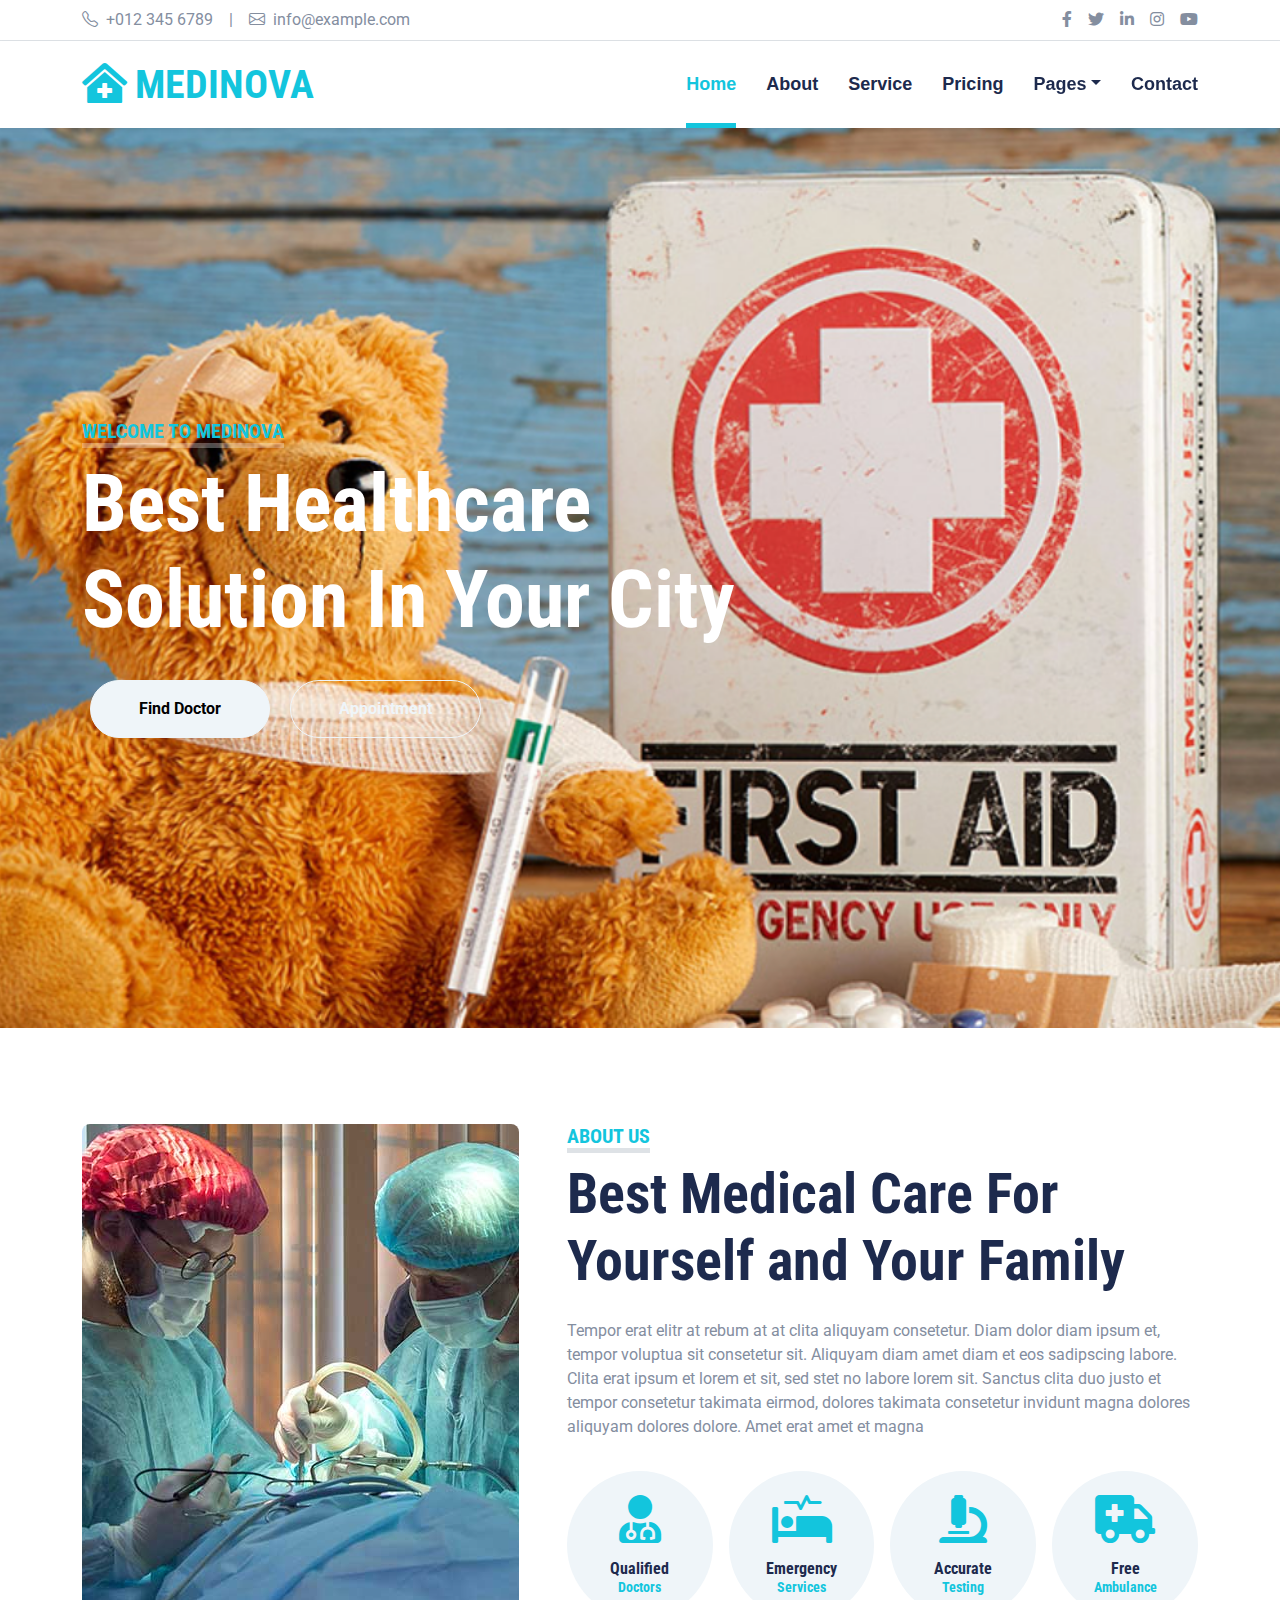
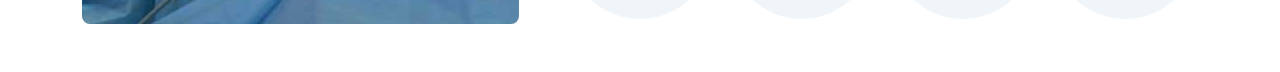
<file: Template/hospital-website-template/index.html>
<!DOCTYPE html>
<html lang="en">

<head>
    <meta charset="utf-8">
    <title>MEDINOVA - Hospital Website Template</title>
    <meta content="width=device-width, initial-scale=1.0" name="viewport">
    <meta content="Free HTML Templates" name="keywords">
    <meta content="Free HTML Templates" name="description">

    <!-- Favicon -->
    <link href="img/favicon.ico" rel="icon">

    <!-- Google Web Fonts -->
    <link rel="preconnect" href="https://fonts.gstatic.com">
    <link href="https://fonts.googleapis.com/css2?family=Roboto+Condensed:wght@400;700&family=Roboto:wght@400;700&display=swap" rel="stylesheet">  

    <!-- Icon Font Stylesheet -->
    <link href="https://cdnjs.cloudflare.com/ajax/libs/font-awesome/5.15.0/css/all.min.css" rel="stylesheet">
    <link href="https://cdn.jsdelivr.net/npm/bootstrap-icons@1.4.1/font/bootstrap-icons.css" rel="stylesheet">

    <!-- Libraries Stylesheet -->
    <link href="lib/owlcarousel/assets/owl.carousel.min.css" rel="stylesheet">
    <link href="lib/tempusdominus/css/tempusdominus-bootstrap-4.min.css" rel="stylesheet" />

    <!-- Customized Bootstrap Stylesheet -->
    <link href="css/bootstrap.min.css" rel="stylesheet">

    <!-- Template Stylesheet -->
    <link href="css/style.css" rel="stylesheet">
</head>

<body>
    <!-- Topbar Start -->
    <div class="container-fluid py-2 border-bottom d-none d-lg-block">
        <div class="container">
            <div class="row">
                <div class="col-md-6 text-center text-lg-start mb-2 mb-lg-0">
                    <div class="d-inline-flex align-items-center">
                        <a class="text-decoration-none text-body pe-3" href=""><i class="bi bi-telephone me-2"></i>+012 345 6789</a>
                        <span class="text-body">|</span>
                        <a class="text-decoration-none text-body px-3" href=""><i class="bi bi-envelope me-2"></i>info@example.com</a>
                    </div>
                </div>
                <div class="col-md-6 text-center text-lg-end">
                    <div class="d-inline-flex align-items-center">
                        <a class="text-body px-2" href="">
                            <i class="fab fa-facebook-f"></i>
                        </a>
                        <a class="text-body px-2" href="">
                            <i class="fab fa-twitter"></i>
                        </a>
                        <a class="text-body px-2" href="">
                            <i class="fab fa-linkedin-in"></i>
                        </a>
                        <a class="text-body px-2" href="">
                            <i class="fab fa-instagram"></i>
                        </a>
                        <a class="text-body ps-2" href="">
                            <i class="fab fa-youtube"></i>
                        </a>
                    </div>
                </div>
            </div>
        </div>
    </div>
    <!-- Topbar End -->


    <!-- Navbar Start -->
    <div class="container-fluid sticky-top bg-white shadow-sm">
        <div class="container">
            <nav class="navbar navbar-expand-lg bg-white navbar-light py-3 py-lg-0">
                <a href="index.html" class="navbar-brand">
                    <h1 class="m-0 text-uppercase text-primary"><i class="fa fa-clinic-medical me-2"></i>Medinova</h1>
                </a>
                <button class="navbar-toggler" type="button" data-bs-toggle="collapse" data-bs-target="#navbarCollapse">
                    <span class="navbar-toggler-icon"></span>
                </button>
                <div class="collapse navbar-collapse" id="navbarCollapse">
                    <div class="navbar-nav ms-auto py-0">
                        <a href="index.html" class="nav-item nav-link active">Home</a>
                        <a href="about.html" class="nav-item nav-link">About</a>
                        <a href="service.html" class="nav-item nav-link">Service</a>
                        <a href="price.html" class="nav-item nav-link">Pricing</a>
                        <div class="nav-item dropdown">
                            <a href="#" class="nav-link dropdown-toggle" data-bs-toggle="dropdown">Pages</a>
                            <div class="dropdown-menu m-0">
                                <a href="blog.html" class="dropdown-item">Blog Grid</a>
                                <a href="detail.html" class="dropdown-item">Blog Detail</a>
                                <a href="team.html" class="dropdown-item">The Team</a>
                                <a href="testimonial.html" class="dropdown-item">Testimonial</a>
                                <a href="appointment.html" class="dropdown-item">Appointment</a>
                                <a href="search.html" class="dropdown-item">Search</a>
                            </div>
                        </div>
                        <a href="contact.html" class="nav-item nav-link">Contact</a>
                    </div>
                </div>
            </nav>
        </div>
    </div>
    <!-- Navbar End -->


    <!-- Hero Start -->

    <div class="container-fluid bg-primary py-5 mb-5 hero-header">
        <div class="container py-5">
            <div class="row justify-content-start">
                <div class="col-lg-8 text-center text-lg-start">
                    <h5 class="d-inline-block text-primary text-uppercase border-bottom border-5" style="border-color: rgba(256, 256, 256, .3) !important;">Welcome To Medinova</h5>
                    <h1 class="display-1 text-white mb-md-4">Best Healthcare Solution In Your City</h1>
                    <div class="pt-2">
                        <a href="" class="btn btn-light rounded-pill py-md-3 px-md-5 mx-2">Find Doctor</a>
                        <a href="" class="btn btn-outline-light rounded-pill py-md-3 px-md-5 mx-2">Appointment</a>
                    </div>
                </div>
            </div>
        </div>
    </div>
    <!--Hero End -->


    <!-- About Start -->

    <div class="container-fluid py-5">
        <div class="container">
            <div class="row gx-5">
                <div class="col-lg-5 mb-5 mb-lg-0" style="min-height: 500px;">
                    <div class="position-relative h-100">
                        <img class="position-absolute w-100 h-100 rounded" src="img/about.jpg" style="object-fit: cover;">
                    </div>
                </div>
                <div class="col-lg-7">
                    <div class="mb-4">
                        <h5 class="d-inline-block text-primary text-uppercase border-bottom border-5">About Us</h5>
                        <h1 class="display-4">Best Medical Care For Yourself and Your Family</h1>
                    </div>
                    <p>Tempor erat elitr at rebum at at clita aliquyam consetetur. Diam dolor diam ipsum et, tempor voluptua sit consetetur sit. Aliquyam diam amet diam et eos sadipscing labore. Clita erat ipsum et lorem et sit, sed stet no labore lorem sit. Sanctus clita duo justo et tempor consetetur takimata eirmod, dolores takimata consetetur invidunt magna dolores aliquyam dolores dolore. Amet erat amet et magna</p>
                    <div class="row g-3 pt-3">
                        <div class="col-sm-3 col-6">
                            <div class="bg-light text-center rounded-circle py-4">
                                <i class="fa fa-3x fa-user-md text-primary mb-3"></i>
                                <h6 class="mb-0">Qualified<small class="d-block text-primary">Doctors</small></h6>
                            </div>
                        </div>
                        <div class="col-sm-3 col-6">
                            <div class="bg-light text-center rounded-circle py-4">
                                <i class="fa fa-3x fa-procedures text-primary mb-3"></i>
                                <h6 class="mb-0">Emergency<small class="d-block text-primary">Services</small></h6>
                            </div>
                        </div>
                        <div class="col-sm-3 col-6">
                            <div class="bg-light text-center rounded-circle py-4">
                                <i class="fa fa-3x fa-microscope text-primary mb-3"></i>
                                <h6 class="mb-0">Accurate<small class="d-block text-primary">Testing</small></h6>
                            </div>
                        </div>
                        <div class="col-sm-3 col-6">
                            <div class="bg-light text-center rounded-circle py-4">
                                <i class="fa fa-3x fa-ambulance text-primary mb-3"></i>
                                <h6 class="mb-0">Free<small class="d-block text-primary">Ambulance</small></h6>
                            </div>
                        </div>
                    </div>
                </div>
            </div>
        </div>
    </div>
    <!--About End -->
    

    <!-- Services Start -->
    <!--
    <div class="container-fluid py-5">
        <div class="container">
            <div class="text-center mx-auto mb-5" style="max-width: 500px;">
                <h5 class="d-inline-block text-primary text-uppercase border-bottom border-5">Services</h5>
                <h1 class="display-4">Excellent Medical Services</h1>
            </div>
            <div class="row g-5">
                <div class="col-lg-4 col-md-6">
                    <div class="service-item bg-light rounded d-flex flex-column align-items-center justify-content-center text-center">
                        <div class="service-icon mb-4">
                            <i class="fa fa-2x fa-user-md text-white"></i>
                        </div>
                        <h4 class="mb-3">Emergency Care</h4>
                        <p class="m-0">Kasd dolor no lorem nonumy sit labore tempor at justo rebum rebum stet, justo elitr dolor amet sit</p>
                        <a class="btn btn-lg btn-primary rounded-pill" href="">
                            <i class="bi bi-arrow-right"></i>
                        </a>
                    </div>
                </div>
                <div class="col-lg-4 col-md-6">
                    <div class="service-item bg-light rounded d-flex flex-column align-items-center justify-content-center text-center">
                        <div class="service-icon mb-4">
                            <i class="fa fa-2x fa-procedures text-white"></i>
                        </div>
                        <h4 class="mb-3">Operation & Surgery</h4>
                        <p class="m-0">Kasd dolor no lorem nonumy sit labore tempor at justo rebum rebum stet, justo elitr dolor amet sit</p>
                        <a class="btn btn-lg btn-primary rounded-pill" href="">
                            <i class="bi bi-arrow-right"></i>
                        </a>
                    </div>
                </div>
                <div class="col-lg-4 col-md-6">
                    <div class="service-item bg-light rounded d-flex flex-column align-items-center justify-content-center text-center">
                        <div class="service-icon mb-4">
                            <i class="fa fa-2x fa-stethoscope text-white"></i>
                        </div>
                        <h4 class="mb-3">Outdoor Checkup</h4>
                        <p class="m-0">Kasd dolor no lorem nonumy sit labore tempor at justo rebum rebum stet, justo elitr dolor amet sit</p>
                        <a class="btn btn-lg btn-primary rounded-pill" href="">
                            <i class="bi bi-arrow-right"></i>
                        </a>
                    </div>
                </div>
                <div class="col-lg-4 col-md-6">
                    <div class="service-item bg-light rounded d-flex flex-column align-items-center justify-content-center text-center">
                        <div class="service-icon mb-4">
                            <i class="fa fa-2x fa-ambulance text-white"></i>
                        </div>
                        <h4 class="mb-3">Ambulance Service</h4>
                        <p class="m-0">Kasd dolor no lorem nonumy sit labore tempor at justo rebum rebum stet, justo elitr dolor amet sit</p>
                        <a class="btn btn-lg btn-primary rounded-pill" href="">
                            <i class="bi bi-arrow-right"></i>
                        </a>
                    </div>
                </div>
                <div class="col-lg-4 col-md-6">
                    <div class="service-item bg-light rounded d-flex flex-column align-items-center justify-content-center text-center">
                        <div class="service-icon mb-4">
                            <i class="fa fa-2x fa-pills text-white"></i>
                        </div>
                        <h4 class="mb-3">Medicine & Pharmacy</h4>
                        <p class="m-0">Kasd dolor no lorem nonumy sit labore tempor at justo rebum rebum stet, justo elitr dolor amet sit</p>
                        <a class="btn btn-lg btn-primary rounded-pill" href="">
                            <i class="bi bi-arrow-right"></i>
                        </a>
                    </div>
                </div>
                <div class="col-lg-4 col-md-6">
                    <div class="service-item bg-light rounded d-flex flex-column align-items-center justify-content-center text-center">
                        <div class="service-icon mb-4">
                            <i class="fa fa-2x fa-microscope text-white"></i>
                        </div>
                        <h4 class="mb-3">Blood Testing</h4>
                        <p class="m-0">Kasd dolor no lorem nonumy sit labore tempor at justo rebum rebum stet, justo elitr dolor amet sit</p>
                        <a class="btn btn-lg btn-primary rounded-pill" href="">
                            <i class="bi bi-arrow-right"></i>
                        </a>
                    </div>
                </div>
            </div>
        </div>
    </div>
     Services End -->


    <!-- Appointment Start -->
    <!--
    <div class="container-fluid bg-primary my-5 py-5">
        <div class="container py-5">
            <div class="row gx-5">
                <div class="col-lg-6 mb-5 mb-lg-0">
                    <div class="mb-4">
                        <h5 class="d-inline-block text-white text-uppercase border-bottom border-5">Appointment</h5>
                        <h1 class="display-4">Make An Appointment For Your Family</h1>
                    </div>
                    <p class="text-white mb-5">Eirmod sed tempor lorem ut dolores. Aliquyam sit sadipscing kasd ipsum. Dolor ea et dolore et at sea ea at dolor, justo ipsum duo rebum sea invidunt voluptua. Eos vero eos vero ea et dolore eirmod et. Dolores diam duo invidunt lorem. Elitr ut dolores magna sit. Sea dolore sanctus sed et. Takimata takimata sanctus sed.</p>
                    <a class="btn btn-dark rounded-pill py-3 px-5 me-3" href="">Find Doctor</a>
                    <a class="btn btn-outline-dark rounded-pill py-3 px-5" href="">Read More</a>
                </div>
                <div class="col-lg-6">
                    <div class="bg-white text-center rounded p-5">
                        <h1 class="mb-4">Book An Appointment</h1>
                        <form>
                            <div class="row g-3">
                                <div class="col-12 col-sm-6">
                                    <select class="form-select bg-light border-0" style="height: 55px;">
                                        <option selected>Choose Department</option>
                                        <option value="1">Department 1</option>
                                        <option value="2">Department 2</option>
                                        <option value="3">Department 3</option>
                                    </select>
                                </div>
                                <div class="col-12 col-sm-6">
                                    <select class="form-select bg-light border-0" style="height: 55px;">
                                        <option selected>Select Doctor</option>
                                        <option value="1">Doctor 1</option>
                                        <option value="2">Doctor 2</option>
                                        <option value="3">Doctor 3</option>
                                    </select>
                                </div>
                                <div class="col-12 col-sm-6">
                                    <input type="text" class="form-control bg-light border-0" placeholder="Your Name" style="height: 55px;">
                                </div>
                                <div class="col-12 col-sm-6">
                                    <input type="email" class="form-control bg-light border-0" placeholder="Your Email" style="height: 55px;">
                                </div>
                                <div class="col-12 col-sm-6">
                                    <div class="date" id="date" data-target-input="nearest">
                                        <input type="text"
                                            class="form-control bg-light border-0 datetimepicker-input"
                                            placeholder="Date" data-target="#date" data-toggle="datetimepicker" style="height: 55px;">
                                    </div>
                                </div>
                                <div class="col-12 col-sm-6">
                                    <div class="time" id="time" data-target-input="nearest">
                                        <input type="text"
                                            class="form-control bg-light border-0 datetimepicker-input"
                                            placeholder="Time" data-target="#time" data-toggle="datetimepicker" style="height: 55px;">
                                    </div>
                                </div>
                                <div class="col-12">
                                    <button class="btn btn-primary w-100 py-3" type="submit">Make An Appointment</button>
                                </div>
                            </div>
                        </form>
                    </div>
                </div>
            </div>
        </div>
    </div>
     Appointment End -->


    <!-- Pricing Plan Start -->
    <!--
    <div class="container-fluid py-5">
        <div class="container">
            <div class="text-center mx-auto mb-5" style="max-width: 500px;">
                <h5 class="d-inline-block text-primary text-uppercase border-bottom border-5">Medical Packages</h5>
                <h1 class="display-4">Awesome Medical Programs</h1>
            </div>
            <div class="owl-carousel price-carousel position-relative" style="padding: 0 45px 45px 45px;">
                <div class="bg-light rounded text-center">
                    <div class="position-relative">
                        <img class="img-fluid rounded-top" src="img/price-1.jpg" alt="">
                        <div class="position-absolute w-100 h-100 top-50 start-50 translate-middle rounded-top d-flex flex-column align-items-center justify-content-center" style="background: rgba(29, 42, 77, .8);">
                            <h3 class="text-white">Pregnancy Care</h3>
                            <h1 class="display-4 text-white mb-0">
                                <small class="align-top fw-normal" style="font-size: 22px; line-height: 45px;">$</small>49<small class="align-bottom fw-normal" style="font-size: 16px; line-height: 40px;">/ Year</small>
                            </h1>
                        </div>
                    </div>
                    <div class="text-center py-5">
                        <p>Emergency Medical Treatment</p>
                        <p>Highly Experienced Doctors</p>
                        <p>Highest Success Rate</p>
                        <p>Telephone Service</p>
                        <a href="" class="btn btn-primary rounded-pill py-3 px-5 my-2">Apply Now</a>
                    </div>
                </div>
                <div class="bg-light rounded text-center">
                    <div class="position-relative">
                        <img class="img-fluid rounded-top" src="img/price-2.jpg" alt="">
                        <div class="position-absolute w-100 h-100 top-50 start-50 translate-middle rounded-top d-flex flex-column align-items-center justify-content-center" style="background: rgba(29, 42, 77, .8);">
                            <h3 class="text-white">Health Checkup</h3>
                            <h1 class="display-4 text-white mb-0">
                                <small class="align-top fw-normal" style="font-size: 22px; line-height: 45px;">$</small>99<small class="align-bottom fw-normal" style="font-size: 16px; line-height: 40px;">/ Year</small>
                            </h1>
                        </div>
                    </div>
                    <div class="text-center py-5">
                        <p>Emergency Medical Treatment</p>
                        <p>Highly Experienced Doctors</p>
                        <p>Highest Success Rate</p>
                        <p>Telephone Service</p>
                        <a href="" class="btn btn-primary rounded-pill py-3 px-5 my-2">Apply Now</a>
                    </div>
                </div>
                <div class="bg-light rounded text-center">
                    <div class="position-relative">
                        <img class="img-fluid rounded-top" src="img/price-3.jpg" alt="">
                        <div class="position-absolute w-100 h-100 top-50 start-50 translate-middle rounded-top d-flex flex-column align-items-center justify-content-center" style="background: rgba(29, 42, 77, .8);">
                            <h3 class="text-white">Dental Care</h3>
                            <h1 class="display-4 text-white mb-0">
                                <small class="align-top fw-normal" style="font-size: 22px; line-height: 45px;">$</small>149<small class="align-bottom fw-normal" style="font-size: 16px; line-height: 40px;">/ Year</small>
                            </h1>
                        </div>
                    </div>
                    <div class="text-center py-5">
                        <p>Emergency Medical Treatment</p>
                        <p>Highly Experienced Doctors</p>
                        <p>Highest Success Rate</p>
                        <p>Telephone Service</p>
                        <a href="" class="btn btn-primary rounded-pill py-3 px-5 my-2">Apply Now</a>
                    </div>
                </div>
                <div class="bg-light rounded text-center">
                    <div class="position-relative">
                        <img class="img-fluid rounded-top" src="img/price-4.jpg" alt="">
                        <div class="position-absolute w-100 h-100 top-50 start-50 translate-middle rounded-top d-flex flex-column align-items-center justify-content-center" style="background: rgba(29, 42, 77, .8);">
                            <h3 class="text-white">Operation & Surgery</h3>
                            <h1 class="display-4 text-white mb-0">
                                <small class="align-top fw-normal" style="font-size: 22px; line-height: 45px;">$</small>199<small class="align-bottom fw-normal" style="font-size: 16px; line-height: 40px;">/ Year</small>
                            </h1>
                        </div>
                    </div>
                    <div class="text-center py-5">
                        <p>Emergency Medical Treatment</p>
                        <p>Highly Experienced Doctors</p>
                        <p>Highest Success Rate</p>
                        <p>Telephone Service</p>
                        <a href="" class="btn btn-primary rounded-pill py-3 px-5 my-2">Apply Now</a>
                    </div>
                </div>
            </div>
        </div>
    </div>
     Pricing Plan End -->


    <!-- Team Start -->
    <!--
    <div class="container-fluid py-5">
        <div class="container">
            <div class="text-center mx-auto mb-5" style="max-width: 500px;">
                <h5 class="d-inline-block text-primary text-uppercase border-bottom border-5">Our Doctors</h5>
                <h1 class="display-4">Qualified Healthcare Professionals</h1>
            </div>
            <div class="owl-carousel team-carousel position-relative">
                <div class="team-item">
                    <div class="row g-0 bg-light rounded overflow-hidden">
                        <div class="col-12 col-sm-5 h-100">
                            <img class="img-fluid h-100" src="img/team-1.jpg" style="object-fit: cover;">
                        </div>
                        <div class="col-12 col-sm-7 h-100 d-flex flex-column">
                            <div class="mt-auto p-4">
                                <h3>Doctor Name</h3>
                                <h6 class="fw-normal fst-italic text-primary mb-4">Cardiology Specialist</h6>
                                <p class="m-0">Dolor lorem eos dolor duo eirmod sea. Dolor sit magna rebum clita rebum dolor</p>
                            </div>
                            <div class="d-flex mt-auto border-top p-4">
                                <a class="btn btn-lg btn-primary btn-lg-square rounded-circle me-3" href="#"><i class="fab fa-twitter"></i></a>
                                <a class="btn btn-lg btn-primary btn-lg-square rounded-circle me-3" href="#"><i class="fab fa-facebook-f"></i></a>
                                <a class="btn btn-lg btn-primary btn-lg-square rounded-circle" href="#"><i class="fab fa-linkedin-in"></i></a>
                            </div>
                        </div>
                    </div>
                </div>
                <div class="team-item">
                    <div class="row g-0 bg-light rounded overflow-hidden">
                        <div class="col-12 col-sm-5 h-100">
                            <img class="img-fluid h-100" src="img/team-2.jpg" style="object-fit: cover;">
                        </div>
                        <div class="col-12 col-sm-7 h-100 d-flex flex-column">
                            <div class="mt-auto p-4">
                                <h3>Doctor Name</h3>
                                <h6 class="fw-normal fst-italic text-primary mb-4">Cardiology Specialist</h6>
                                <p class="m-0">Dolor lorem eos dolor duo eirmod sea. Dolor sit magna rebum clita rebum dolor</p>
                            </div>
                            <div class="d-flex mt-auto border-top p-4">
                                <a class="btn btn-lg btn-primary btn-lg-square rounded-circle me-3" href="#"><i class="fab fa-twitter"></i></a>
                                <a class="btn btn-lg btn-primary btn-lg-square rounded-circle me-3" href="#"><i class="fab fa-facebook-f"></i></a>
                                <a class="btn btn-lg btn-primary btn-lg-square rounded-circle" href="#"><i class="fab fa-linkedin-in"></i></a>
                            </div>
                        </div>
                    </div>
                </div>
                <div class="team-item">
                    <div class="row g-0 bg-light rounded overflow-hidden">
                        <div class="col-12 col-sm-5 h-100">
                            <img class="img-fluid h-100" src="img/team-3.jpg" style="object-fit: cover;">
                        </div>
                        <div class="col-12 col-sm-7 h-100 d-flex flex-column">
                            <div class="mt-auto p-4">
                                <h3>Doctor Name</h3>
                                <h6 class="fw-normal fst-italic text-primary mb-4">Cardiology Specialist</h6>
                                <p class="m-0">Dolor lorem eos dolor duo eirmod sea. Dolor sit magna rebum clita rebum dolor</p>
                            </div>
                            <div class="d-flex mt-auto border-top p-4">
                                <a class="btn btn-lg btn-primary btn-lg-square rounded-circle me-3" href="#"><i class="fab fa-twitter"></i></a>
                                <a class="btn btn-lg btn-primary btn-lg-square rounded-circle me-3" href="#"><i class="fab fa-facebook-f"></i></a>
                                <a class="btn btn-lg btn-primary btn-lg-square rounded-circle" href="#"><i class="fab fa-linkedin-in"></i></a>
                            </div>
                        </div>
                    </div>
                </div>
            </div>
        </div>
    </div>
     Team End -->


    <!-- Search Start -->
    <!--
    <div class="container-fluid bg-primary my-5 py-5">
        <div class="container py-5">
            <div class="text-center mx-auto mb-5" style="max-width: 500px;">
                <h5 class="d-inline-block text-white text-uppercase border-bottom border-5">Find A Doctor</h5>
                <h1 class="display-4 mb-4">Find A Healthcare Professionals</h1>
                <h5 class="text-white fw-normal">Duo ipsum erat stet dolor sea ut nonumy tempor. Tempor duo lorem eos sit sed ipsum takimata ipsum sit est. Ipsum ea voluptua ipsum sit justo</h5>
            </div>
            <div class="mx-auto" style="width: 100%; max-width: 600px;">
                <div class="input-group">
                    <select class="form-select border-primary w-25" style="height: 60px;">
                        <option selected>Department</option>
                        <option value="1">Department 1</option>
                        <option value="2">Department 2</option>
                        <option value="3">Department 3</option>
                    </select>
                    <input type="text" class="form-control border-primary w-50" placeholder="Keyword">
                    <button class="btn btn-dark border-0 w-25">Search</button>
                </div>
            </div>
        </div>
    </div>
     Search End -->


    <!-- Testimonial Start -->
    <!--
    <div class="container-fluid py-5">
        <div class="container">
            <div class="text-center mx-auto mb-5" style="max-width: 500px;">
                <h5 class="d-inline-block text-primary text-uppercase border-bottom border-5">Testimonial</h5>
                <h1 class="display-4">Patients Say About Our Services</h1>
            </div>
            <div class="row justify-content-center">
                <div class="col-lg-8">
                    <div class="owl-carousel testimonial-carousel">
                        <div class="testimonial-item text-center">
                            <div class="position-relative mb-5">
                                <img class="img-fluid rounded-circle mx-auto" src="img/testimonial-1.jpg" alt="">
                                <div class="position-absolute top-100 start-50 translate-middle d-flex align-items-center justify-content-center bg-white rounded-circle" style="width: 60px; height: 60px;">
                                    <i class="fa fa-quote-left fa-2x text-primary"></i>
                                </div>
                            </div>
                            <p class="fs-4 fw-normal">Dolores sed duo clita tempor justo dolor et stet lorem kasd labore dolore lorem ipsum. At lorem lorem magna ut et, nonumy et labore et tempor diam tempor erat. Erat dolor rebum sit ipsum.</p>
                            <hr class="w-25 mx-auto">
                            <h3>Patient Name</h3>
                            <h6 class="fw-normal text-primary mb-3">Profession</h6>
                        </div>
                        <div class="testimonial-item text-center">
                            <div class="position-relative mb-5">
                                <img class="img-fluid rounded-circle mx-auto" src="img/testimonial-2.jpg" alt="">
                                <div class="position-absolute top-100 start-50 translate-middle d-flex align-items-center justify-content-center bg-white rounded-circle" style="width: 60px; height: 60px;">
                                    <i class="fa fa-quote-left fa-2x text-primary"></i>
                                </div>
                            </div>
                            <p class="fs-4 fw-normal">Dolores sed duo clita tempor justo dolor et stet lorem kasd labore dolore lorem ipsum. At lorem lorem magna ut et, nonumy et labore et tempor diam tempor erat. Erat dolor rebum sit ipsum.</p>
                            <hr class="w-25 mx-auto">
                            <h3>Patient Name</h3>
                            <h6 class="fw-normal text-primary mb-3">Profession</h6>
                        </div>
                        <div class="testimonial-item text-center">
                            <div class="position-relative mb-5">
                                <img class="img-fluid rounded-circle mx-auto" src="img/testimonial-3.jpg" alt="">
                                <div class="position-absolute top-100 start-50 translate-middle d-flex align-items-center justify-content-center bg-white rounded-circle" style="width: 60px; height: 60px;">
                                    <i class="fa fa-quote-left fa-2x text-primary"></i>
                                </div>
                            </div>
                            <p class="fs-4 fw-normal">Dolores sed duo clita tempor justo dolor et stet lorem kasd labore dolore lorem ipsum. At lorem lorem magna ut et, nonumy et labore et tempor diam tempor erat. Erat dolor rebum sit ipsum.</p>
                            <hr class="w-25 mx-auto">
                            <h3>Patient Name</h3>
                            <h6 class="fw-normal text-primary mb-3">Profession</h6>
                        </div>
                    </div>
                </div>
            </div>
        </div>
    </div>
     Testimonial End -->


    <!-- Blog Start -->
    <!--
    <div class="container-fluid py-5">
        <div class="container">
            <div class="text-center mx-auto mb-5" style="max-width: 500px;">
                <h5 class="d-inline-block text-primary text-uppercase border-bottom border-5">Blog Post</h5>
                <h1 class="display-4">Our Latest Medical Blog Posts</h1>
            </div>
            <div class="row g-5">
                <div class="col-xl-4 col-lg-6">
                    <div class="bg-light rounded overflow-hidden">
                        <img class="img-fluid w-100" src="img/blog-1.jpg" alt="">
                        <div class="p-4">
                            <a class="h3 d-block mb-3" href="">Dolor clita vero elitr sea stet dolor justo  diam</a>
                            <p class="m-0">Dolor lorem eos dolor duo et eirmod sea. Dolor sit magna
                                rebum clita rebum dolor stet amet justo</p>
                        </div>
                        <div class="d-flex justify-content-between border-top p-4">
                            <div class="d-flex align-items-center">
                                <img class="rounded-circle me-2" src="img/user.jpg" width="25" height="25" alt="">
                                <small>John Doe</small>
                            </div>
                            <div class="d-flex align-items-center">
                                <small class="ms-3"><i class="far fa-eye text-primary me-1"></i>12345</small>
                                <small class="ms-3"><i class="far fa-comment text-primary me-1"></i>123</small>
                            </div>
                        </div>
                    </div>
                </div>
                <div class="col-xl-4 col-lg-6">
                    <div class="bg-light rounded overflow-hidden">
                        <img class="img-fluid w-100" src="img/blog-2.jpg" alt="">
                        <div class="p-4">
                            <a class="h3 d-block mb-3" href="">Dolor clita vero elitr sea stet dolor justo  diam</a>
                            <p class="m-0">Dolor lorem eos dolor duo et eirmod sea. Dolor sit magna
                                rebum clita rebum dolor stet amet justo</p>
                        </div>
                        <div class="d-flex justify-content-between border-top p-4">
                            <div class="d-flex align-items-center">
                                <img class="rounded-circle me-2" src="img/user.jpg" width="25" height="25" alt="">
                                <small>John Doe</small>
                            </div>
                            <div class="d-flex align-items-center">
                                <small class="ms-3"><i class="far fa-eye text-primary me-1"></i>12345</small>
                                <small class="ms-3"><i class="far fa-comment text-primary me-1"></i>123</small>
                            </div>
                        </div>
                    </div>
                </div>
                <div class="col-xl-4 col-lg-6">
                    <div class="bg-light rounded overflow-hidden">
                        <img class="img-fluid w-100" src="img/blog-3.jpg" alt="">
                        <div class="p-4">
                            <a class="h3 d-block mb-3" href="">Dolor clita vero elitr sea stet dolor justo  diam</a>
                            <p class="m-0">Dolor lorem eos dolor duo et eirmod sea. Dolor sit magna
                                rebum clita rebum dolor stet amet justo</p>
                        </div>
                        <div class="d-flex justify-content-between border-top p-4">
                            <div class="d-flex align-items-center">
                                <img class="rounded-circle me-2" src="img/user.jpg" width="25" height="25" alt="">
                                <small>John Doe</small>
                            </div>
                            <div class="d-flex align-items-center">
                                <small class="ms-3"><i class="far fa-eye text-primary me-1"></i>12345</small>
                                <small class="ms-3"><i class="far fa-comment text-primary me-1"></i>123</small>
                            </div>
                        </div>
                    </div>
                </div>
            </div>
        </div>
    </div>
     Blog End -->
    

    <!-- Footer Start -->
    <!--
    <div class="container-fluid bg-dark text-light mt-5 py-5">
        <div class="container py-5">
            <div class="row g-5">
                <div class="col-lg-3 col-md-6">
                    <h4 class="d-inline-block text-primary text-uppercase border-bottom border-5 border-secondary mb-4">Get In Touch</h4>
                    <p class="mb-4">No dolore ipsum accusam no lorem. Invidunt sed clita kasd clita et et dolor sed dolor</p>
                    <p class="mb-2"><i class="fa fa-map-marker-alt text-primary me-3"></i>123 Street, New York, USA</p>
                    <p class="mb-2"><i class="fa fa-envelope text-primary me-3"></i>info@example.com</p>
                    <p class="mb-0"><i class="fa fa-phone-alt text-primary me-3"></i>+012 345 67890</p>
                </div>
                <div class="col-lg-3 col-md-6">
                    <h4 class="d-inline-block text-primary text-uppercase border-bottom border-5 border-secondary mb-4">Quick Links</h4>
                    <div class="d-flex flex-column justify-content-start">
                        <a class="text-light mb-2" href="#"><i class="fa fa-angle-right me-2"></i>Home</a>
                        <a class="text-light mb-2" href="#"><i class="fa fa-angle-right me-2"></i>About Us</a>
                        <a class="text-light mb-2" href="#"><i class="fa fa-angle-right me-2"></i>Our Services</a>
                        <a class="text-light mb-2" href="#"><i class="fa fa-angle-right me-2"></i>Meet The Team</a>
                        <a class="text-light mb-2" href="#"><i class="fa fa-angle-right me-2"></i>Latest Blog</a>
                        <a class="text-light" href="#"><i class="fa fa-angle-right me-2"></i>Contact Us</a>
                    </div>
                </div>
                <div class="col-lg-3 col-md-6">
                    <h4 class="d-inline-block text-primary text-uppercase border-bottom border-5 border-secondary mb-4">Popular Links</h4>
                    <div class="d-flex flex-column justify-content-start">
                        <a class="text-light mb-2" href="#"><i class="fa fa-angle-right me-2"></i>Home</a>
                        <a class="text-light mb-2" href="#"><i class="fa fa-angle-right me-2"></i>About Us</a>
                        <a class="text-light mb-2" href="#"><i class="fa fa-angle-right me-2"></i>Our Services</a>
                        <a class="text-light mb-2" href="#"><i class="fa fa-angle-right me-2"></i>Meet The Team</a>
                        <a class="text-light mb-2" href="#"><i class="fa fa-angle-right me-2"></i>Latest Blog</a>
                        <a class="text-light" href="#"><i class="fa fa-angle-right me-2"></i>Contact Us</a>
                    </div>
                </div>
                <div class="col-lg-3 col-md-6">
                    <h4 class="d-inline-block text-primary text-uppercase border-bottom border-5 border-secondary mb-4">Newsletter</h4>
                    <form action="">
                        <div class="input-group">
                            <input type="text" class="form-control p-3 border-0" placeholder="Your Email Address">
                            <button class="btn btn-primary">Sign Up</button>
                        </div>
                    </form>
                    <h6 class="text-primary text-uppercase mt-4 mb-3">Follow Us</h6>
                    <div class="d-flex">
                        <a class="btn btn-lg btn-primary btn-lg-square rounded-circle me-2" href="#"><i class="fab fa-twitter"></i></a>
                        <a class="btn btn-lg btn-primary btn-lg-square rounded-circle me-2" href="#"><i class="fab fa-facebook-f"></i></a>
                        <a class="btn btn-lg btn-primary btn-lg-square rounded-circle me-2" href="#"><i class="fab fa-linkedin-in"></i></a>
                        <a class="btn btn-lg btn-primary btn-lg-square rounded-circle" href="#"><i class="fab fa-instagram"></i></a>
                    </div>
                </div>
            </div>
        </div>
    </div>
    <div class="container-fluid bg-dark text-light border-top border-secondary py-4">
        <div class="container">
            <div class="row g-5">
                <div class="col-md-6 text-center text-md-start">
                    <p class="mb-md-0">&copy; <a class="text-primary" href="#">Your Site Name</a>. All Rights Reserved.</p>
                </div>
                <div class="col-md-6 text-center text-md-end">
                    <p class="mb-0">Designed by <a class="text-primary" href="https://htmlcodex.com">HTML Codex</a></p>
                </div>
            </div>
        </div>
    </div>-->
    <!-- Footer End -->


    <!-- Back to Top -->
    <a href="#" class="btn btn-lg btn-primary btn-lg-square back-to-top"><i class="bi bi-arrow-up"></i></a>


    <!-- JavaScript Libraries -->
    <script src="https://code.jquery.com/jquery-3.4.1.min.js"></script>
    <script src="https://cdn.jsdelivr.net/npm/bootstrap@5.0.0/dist/js/bootstrap.bundle.min.js"></script>
    <script src="lib/easing/easing.min.js"></script>
    <script src="lib/waypoints/waypoints.min.js"></script>
    <script src="lib/owlcarousel/owl.carousel.min.js"></script>
    <script src="lib/tempusdominus/js/moment.min.js"></script>
    <script src="lib/tempusdominus/js/moment-timezone.min.js"></script>
    <script src="lib/tempusdominus/js/tempusdominus-bootstrap-4.min.js"></script>

    <!-- Template Javascript -->
    <script src="js/main.js"></script>
</body>

</html>
</file>
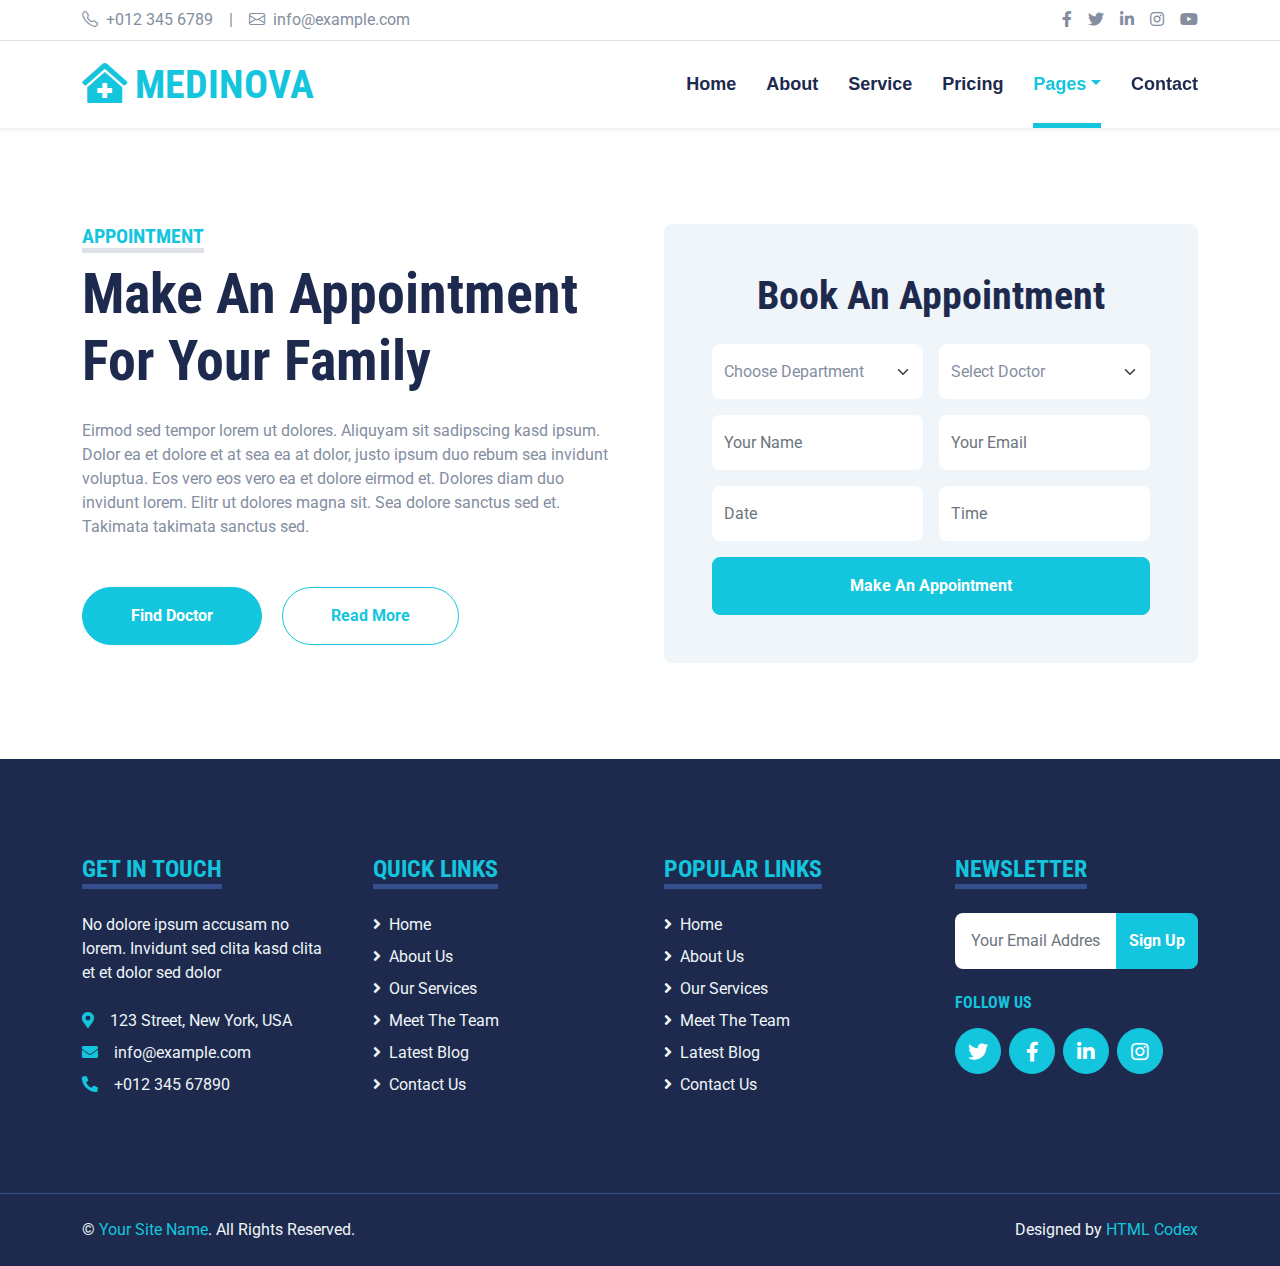
<file: Template/hospital-website-template/appointment.html>
<!DOCTYPE html>
<html lang="en">

<head>
    <meta charset="utf-8">
    <title>MEDINOVA - Hospital Website Template</title>
    <meta content="width=device-width, initial-scale=1.0" name="viewport">
    <meta content="Free HTML Templates" name="keywords">
    <meta content="Free HTML Templates" name="description">

    <!-- Favicon -->
    <link href="img/favicon.ico" rel="icon">

    <!-- Google Web Fonts -->
    <link rel="preconnect" href="https://fonts.gstatic.com">
    <link href="https://fonts.googleapis.com/css2?family=Roboto+Condensed:wght@400;700&family=Roboto:wght@400;700&display=swap" rel="stylesheet">  

    <!-- Icon Font Stylesheet -->
    <link href="https://cdnjs.cloudflare.com/ajax/libs/font-awesome/5.15.0/css/all.min.css" rel="stylesheet">
    <link href="https://cdn.jsdelivr.net/npm/bootstrap-icons@1.4.1/font/bootstrap-icons.css" rel="stylesheet">

    <!-- Libraries Stylesheet -->
    <link href="lib/owlcarousel/assets/owl.carousel.min.css" rel="stylesheet">
    <link href="lib/tempusdominus/css/tempusdominus-bootstrap-4.min.css" rel="stylesheet" />

    <!-- Customized Bootstrap Stylesheet -->
    <link href="css/bootstrap.min.css" rel="stylesheet">

    <!-- Template Stylesheet -->
    <link href="css/style.css" rel="stylesheet">
</head>

<body>
    <!-- Topbar Start -->
    <div class="container-fluid py-2 border-bottom d-none d-lg-block">
        <div class="container">
            <div class="row">
                <div class="col-md-6 text-center text-lg-start mb-2 mb-lg-0">
                    <div class="d-inline-flex align-items-center">
                        <a class="text-decoration-none text-body pe-3" href=""><i class="bi bi-telephone me-2"></i>+012 345 6789</a>
                        <span class="text-body">|</span>
                        <a class="text-decoration-none text-body px-3" href=""><i class="bi bi-envelope me-2"></i>info@example.com</a>
                    </div>
                </div>
                <div class="col-md-6 text-center text-lg-end">
                    <div class="d-inline-flex align-items-center">
                        <a class="text-body px-2" href="">
                            <i class="fab fa-facebook-f"></i>
                        </a>
                        <a class="text-body px-2" href="">
                            <i class="fab fa-twitter"></i>
                        </a>
                        <a class="text-body px-2" href="">
                            <i class="fab fa-linkedin-in"></i>
                        </a>
                        <a class="text-body px-2" href="">
                            <i class="fab fa-instagram"></i>
                        </a>
                        <a class="text-body ps-2" href="">
                            <i class="fab fa-youtube"></i>
                        </a>
                    </div>
                </div>
            </div>
        </div>
    </div>
    <!-- Topbar End -->


    <!-- Navbar Start -->
    <div class="container-fluid sticky-top bg-white shadow-sm mb-5">
        <div class="container">
            <nav class="navbar navbar-expand-lg bg-white navbar-light py-3 py-lg-0">
                <a href="index.html" class="navbar-brand">
                    <h1 class="m-0 text-uppercase text-primary"><i class="fa fa-clinic-medical me-2"></i>Medinova</h1>
                </a>
                <button class="navbar-toggler" type="button" data-bs-toggle="collapse" data-bs-target="#navbarCollapse">
                    <span class="navbar-toggler-icon"></span>
                </button>
                <div class="collapse navbar-collapse" id="navbarCollapse">
                    <div class="navbar-nav ms-auto py-0">
                        <a href="index.html" class="nav-item nav-link">Home</a>
                        <a href="about.html" class="nav-item nav-link">About</a>
                        <a href="service.html" class="nav-item nav-link">Service</a>
                        <a href="price.html" class="nav-item nav-link">Pricing</a>
                        <div class="nav-item dropdown">
                            <a href="#" class="nav-link dropdown-toggle active" data-bs-toggle="dropdown">Pages</a>
                            <div class="dropdown-menu m-0">
                                <a href="blog.html" class="dropdown-item">Blog Grid</a>
                                <a href="detail.html" class="dropdown-item">Blog Detail</a>
                                <a href="team.html" class="dropdown-item">The Team</a>
                                <a href="testimonial.html" class="dropdown-item">Testimonial</a>
                                <a href="appointment.html" class="dropdown-item active">Appointment</a>
                                <a href="search.html" class="dropdown-item">Search</a>
                            </div>
                        </div>
                        <a href="contact.html" class="nav-item nav-link">Contact</a>
                    </div>
                </div>
            </nav>
        </div>
    </div>
    <!-- Navbar End -->


    <!-- Appointment Start -->
    <div class="container-fluid py-5">
        <div class="container">
            <div class="row gx-5">
                <div class="col-lg-6 mb-5 mb-lg-0">
                    <div class="mb-4">
                        <h5 class="d-inline-block text-primary text-uppercase border-bottom border-5">Appointment</h5>
                        <h1 class="display-4">Make An Appointment For Your Family</h1>
                    </div>
                    <p class="mb-5">Eirmod sed tempor lorem ut dolores. Aliquyam sit sadipscing kasd ipsum. Dolor ea et dolore et at sea ea at dolor, justo ipsum duo rebum sea invidunt voluptua. Eos vero eos vero ea et dolore eirmod et. Dolores diam duo invidunt lorem. Elitr ut dolores magna sit. Sea dolore sanctus sed et. Takimata takimata sanctus sed.</p>
                    <a class="btn btn-primary rounded-pill py-3 px-5 me-3" href="">Find Doctor</a>
                    <a class="btn btn-outline-primary rounded-pill py-3 px-5" href="">Read More</a>
                </div>
                <div class="col-lg-6">
                    <div class="bg-light text-center rounded p-5">
                        <h1 class="mb-4">Book An Appointment</h1>
                        <form>
                            <div class="row g-3">
                                <div class="col-12 col-sm-6">
                                    <select class="form-select bg-white border-0" style="height: 55px;">
                                        <option selected>Choose Department</option>
                                        <option value="1">Department 1</option>
                                        <option value="2">Department 2</option>
                                        <option value="3">Department 3</option>
                                    </select>
                                </div>
                                <div class="col-12 col-sm-6">
                                    <select class="form-select bg-white border-0" style="height: 55px;">
                                        <option selected>Select Doctor</option>
                                        <option value="1">Doctor 1</option>
                                        <option value="2">Doctor 2</option>
                                        <option value="3">Doctor 3</option>
                                    </select>
                                </div>
                                <div class="col-12 col-sm-6">
                                    <input type="text" class="form-control bg-white border-0" placeholder="Your Name" style="height: 55px;">
                                </div>
                                <div class="col-12 col-sm-6">
                                    <input type="email" class="form-control bg-white border-0" placeholder="Your Email" style="height: 55px;">
                                </div>
                                <div class="col-12 col-sm-6">
                                    <div class="date" id="date" data-target-input="nearest">
                                        <input type="text"
                                            class="form-control bg-white border-0 datetimepicker-input"
                                            placeholder="Date" data-target="#date" data-toggle="datetimepicker" style="height: 55px;">
                                    </div>
                                </div>
                                <div class="col-12 col-sm-6">
                                    <div class="time" id="time" data-target-input="nearest">
                                        <input type="text"
                                            class="form-control bg-white border-0 datetimepicker-input"
                                            placeholder="Time" data-target="#time" data-toggle="datetimepicker" style="height: 55px;">
                                    </div>
                                </div>
                                <div class="col-12">
                                    <button class="btn btn-primary w-100 py-3" type="submit">Make An Appointment</button>
                                </div>
                            </div>
                        </form>
                    </div>
                </div>
            </div>
        </div>
    </div>
    <!-- Appointment End -->


    <!-- Footer Start -->
    <div class="container-fluid bg-dark text-light mt-5 py-5">
        <div class="container py-5">
            <div class="row g-5">
                <div class="col-lg-3 col-md-6">
                    <h4 class="d-inline-block text-primary text-uppercase border-bottom border-5 border-secondary mb-4">Get In Touch</h4>
                    <p class="mb-4">No dolore ipsum accusam no lorem. Invidunt sed clita kasd clita et et dolor sed dolor</p>
                    <p class="mb-2"><i class="fa fa-map-marker-alt text-primary me-3"></i>123 Street, New York, USA</p>
                    <p class="mb-2"><i class="fa fa-envelope text-primary me-3"></i>info@example.com</p>
                    <p class="mb-0"><i class="fa fa-phone-alt text-primary me-3"></i>+012 345 67890</p>
                </div>
                <div class="col-lg-3 col-md-6">
                    <h4 class="d-inline-block text-primary text-uppercase border-bottom border-5 border-secondary mb-4">Quick Links</h4>
                    <div class="d-flex flex-column justify-content-start">
                        <a class="text-light mb-2" href="#"><i class="fa fa-angle-right me-2"></i>Home</a>
                        <a class="text-light mb-2" href="#"><i class="fa fa-angle-right me-2"></i>About Us</a>
                        <a class="text-light mb-2" href="#"><i class="fa fa-angle-right me-2"></i>Our Services</a>
                        <a class="text-light mb-2" href="#"><i class="fa fa-angle-right me-2"></i>Meet The Team</a>
                        <a class="text-light mb-2" href="#"><i class="fa fa-angle-right me-2"></i>Latest Blog</a>
                        <a class="text-light" href="#"><i class="fa fa-angle-right me-2"></i>Contact Us</a>
                    </div>
                </div>
                <div class="col-lg-3 col-md-6">
                    <h4 class="d-inline-block text-primary text-uppercase border-bottom border-5 border-secondary mb-4">Popular Links</h4>
                    <div class="d-flex flex-column justify-content-start">
                        <a class="text-light mb-2" href="#"><i class="fa fa-angle-right me-2"></i>Home</a>
                        <a class="text-light mb-2" href="#"><i class="fa fa-angle-right me-2"></i>About Us</a>
                        <a class="text-light mb-2" href="#"><i class="fa fa-angle-right me-2"></i>Our Services</a>
                        <a class="text-light mb-2" href="#"><i class="fa fa-angle-right me-2"></i>Meet The Team</a>
                        <a class="text-light mb-2" href="#"><i class="fa fa-angle-right me-2"></i>Latest Blog</a>
                        <a class="text-light" href="#"><i class="fa fa-angle-right me-2"></i>Contact Us</a>
                    </div>
                </div>
                <div class="col-lg-3 col-md-6">
                    <h4 class="d-inline-block text-primary text-uppercase border-bottom border-5 border-secondary mb-4">Newsletter</h4>
                    <form action="">
                        <div class="input-group">
                            <input type="text" class="form-control p-3 border-0" placeholder="Your Email Address">
                            <button class="btn btn-primary">Sign Up</button>
                        </div>
                    </form>
                    <h6 class="text-primary text-uppercase mt-4 mb-3">Follow Us</h6>
                    <div class="d-flex">
                        <a class="btn btn-lg btn-primary btn-lg-square rounded-circle me-2" href="#"><i class="fab fa-twitter"></i></a>
                        <a class="btn btn-lg btn-primary btn-lg-square rounded-circle me-2" href="#"><i class="fab fa-facebook-f"></i></a>
                        <a class="btn btn-lg btn-primary btn-lg-square rounded-circle me-2" href="#"><i class="fab fa-linkedin-in"></i></a>
                        <a class="btn btn-lg btn-primary btn-lg-square rounded-circle" href="#"><i class="fab fa-instagram"></i></a>
                    </div>
                </div>
            </div>
        </div>
    </div>
    <div class="container-fluid bg-dark text-light border-top border-secondary py-4">
        <div class="container">
            <div class="row g-5">
                <div class="col-md-6 text-center text-md-start">
                    <p class="mb-md-0">&copy; <a class="text-primary" href="#">Your Site Name</a>. All Rights Reserved.</p>
                </div>
                <div class="col-md-6 text-center text-md-end">
                    <p class="mb-0">Designed by <a class="text-primary" href="https://htmlcodex.com">HTML Codex</a></p>
                </div>
            </div>
        </div>
    </div>
    <!-- Footer End -->


    <!-- Back to Top -->
    <a href="#" class="btn btn-lg btn-primary btn-lg-square back-to-top"><i class="bi bi-arrow-up"></i></a>


    <!-- JavaScript Libraries -->
    <script src="https://code.jquery.com/jquery-3.4.1.min.js"></script>
    <script src="https://cdn.jsdelivr.net/npm/bootstrap@5.0.0/dist/js/bootstrap.bundle.min.js"></script>
    <script src="lib/easing/easing.min.js"></script>
    <script src="lib/waypoints/waypoints.min.js"></script>
    <script src="lib/owlcarousel/owl.carousel.min.js"></script>
    <script src="lib/tempusdominus/js/moment.min.js"></script>
    <script src="lib/tempusdominus/js/moment-timezone.min.js"></script>
    <script src="lib/tempusdominus/js/tempusdominus-bootstrap-4.min.js"></script>

    <!-- Template Javascript -->
    <script src="js/main.js"></script>
</body>

</html>
</file>
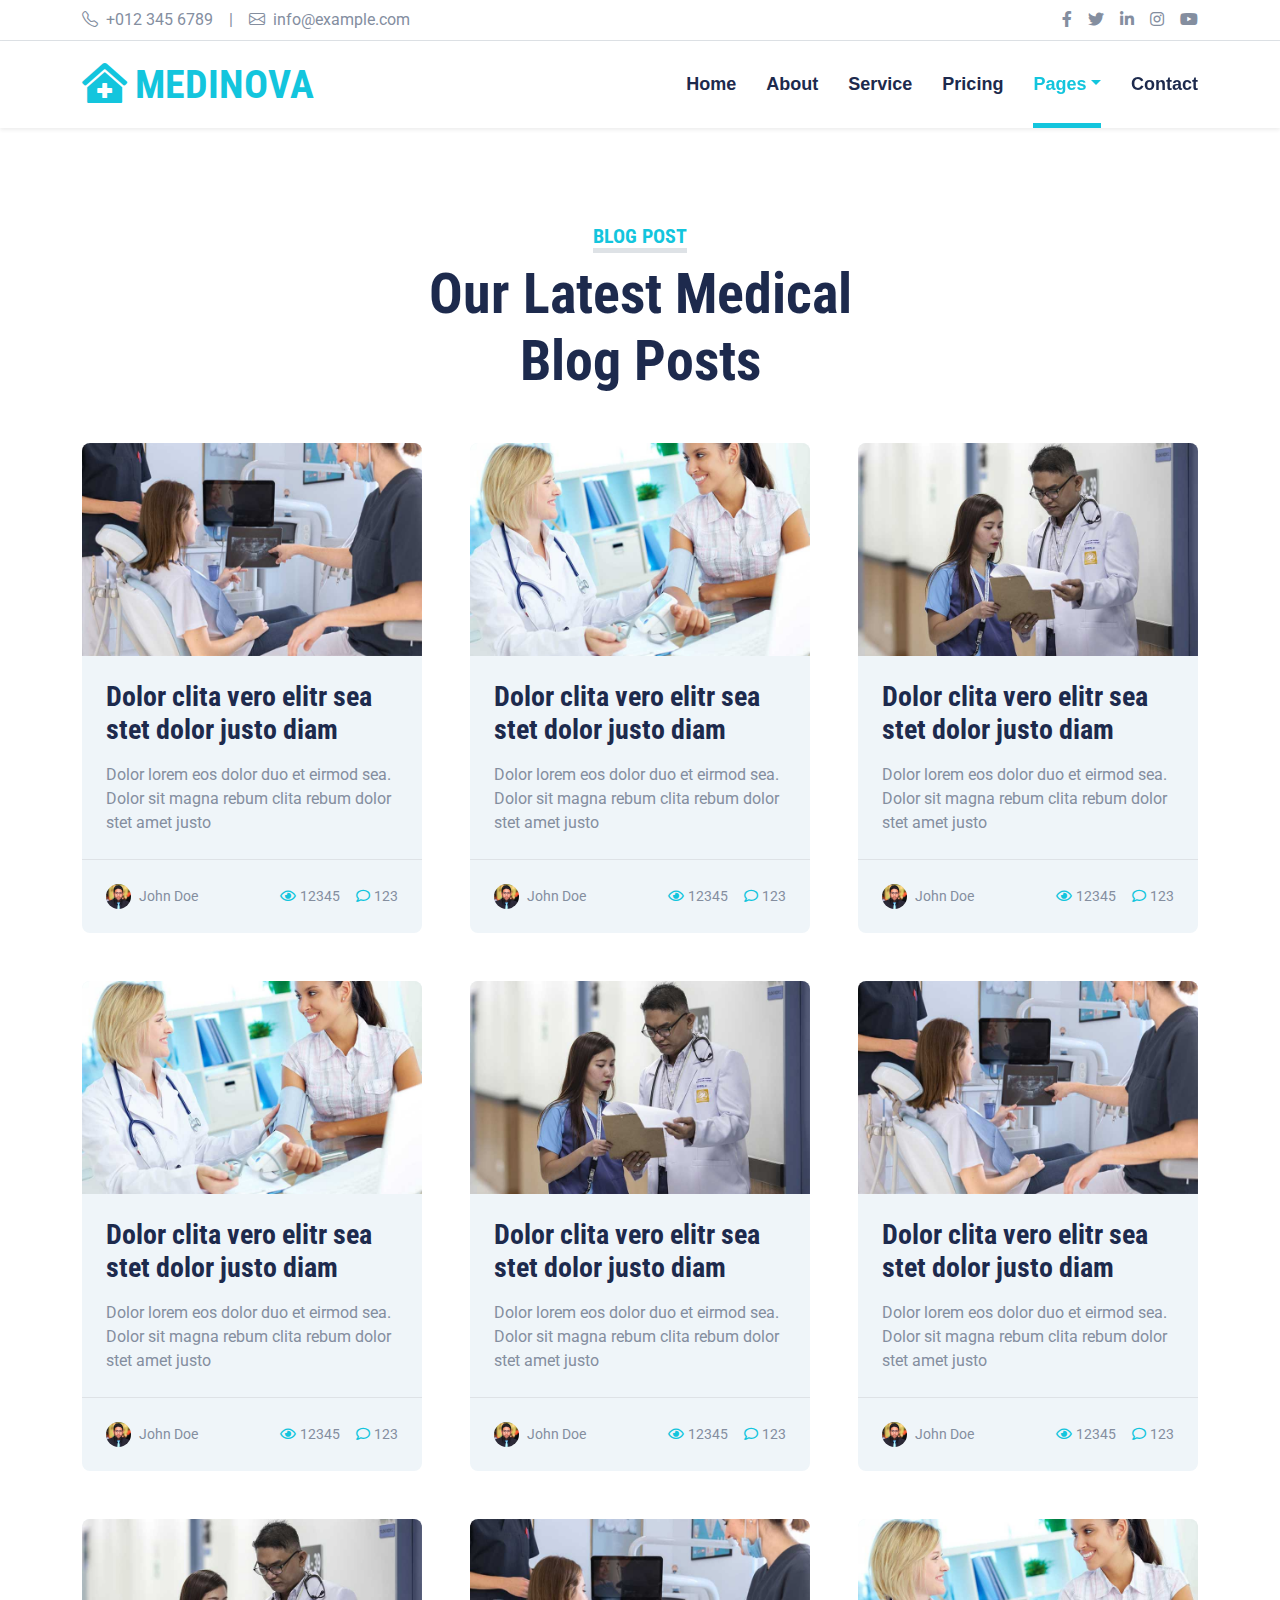
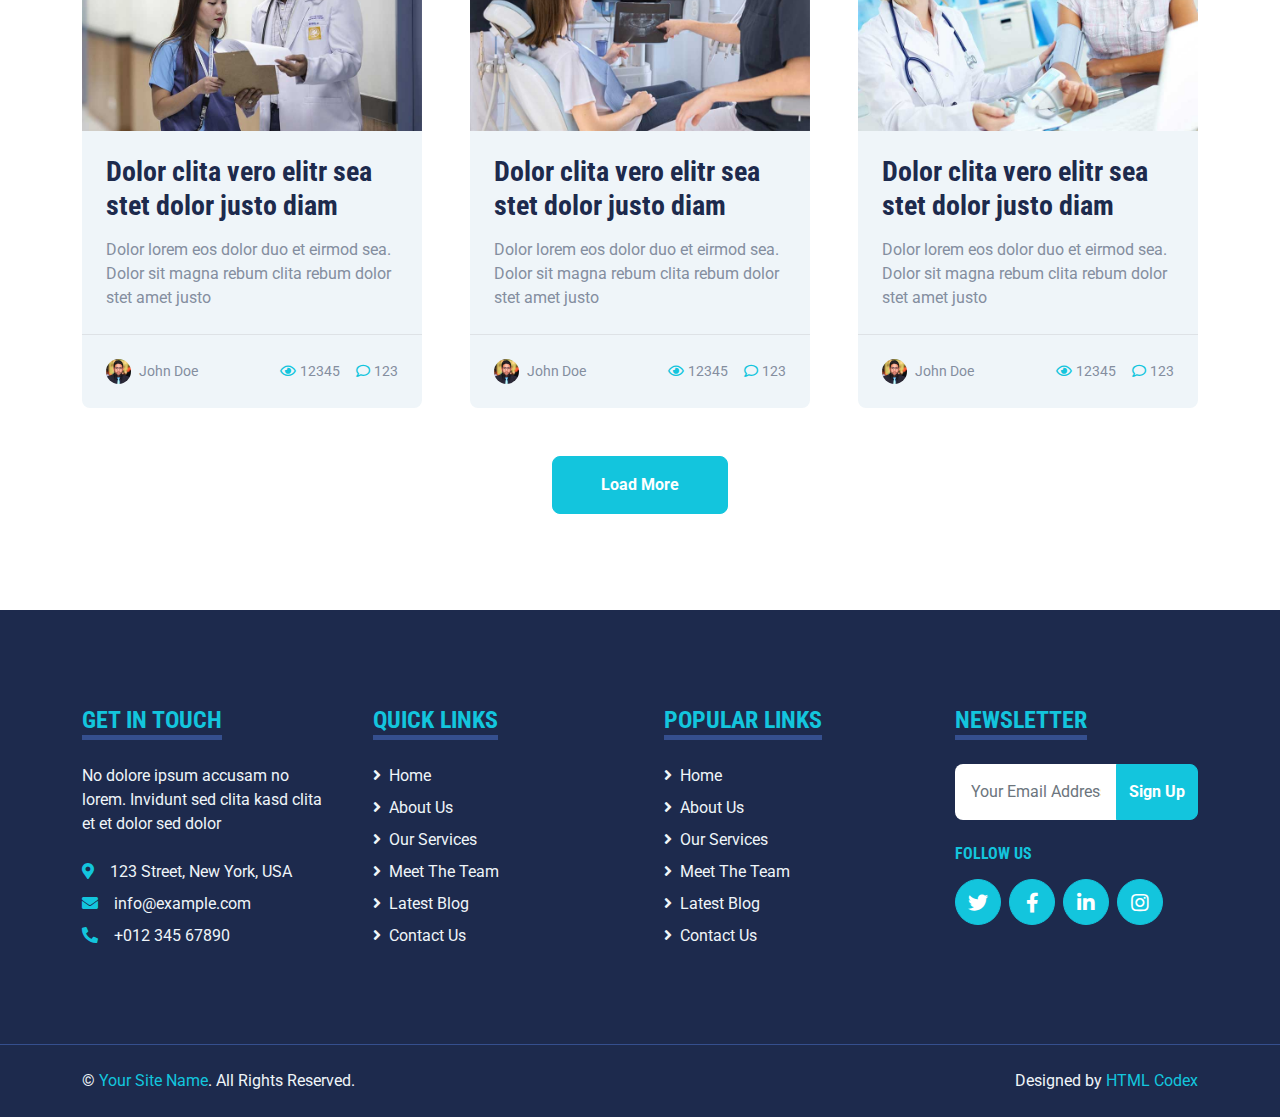
<file: Template/hospital-website-template/blog.html>
<!DOCTYPE html>
<html lang="en">

<head>
    <meta charset="utf-8">
    <title>MEDINOVA - Hospital Website Template</title>
    <meta content="width=device-width, initial-scale=1.0" name="viewport">
    <meta content="Free HTML Templates" name="keywords">
    <meta content="Free HTML Templates" name="description">

    <!-- Favicon -->
    <link href="img/favicon.ico" rel="icon">

    <!-- Google Web Fonts -->
    <link rel="preconnect" href="https://fonts.gstatic.com">
    <link href="https://fonts.googleapis.com/css2?family=Roboto+Condensed:wght@400;700&family=Roboto:wght@400;700&display=swap" rel="stylesheet">  

    <!-- Icon Font Stylesheet -->
    <link href="https://cdnjs.cloudflare.com/ajax/libs/font-awesome/5.15.0/css/all.min.css" rel="stylesheet">
    <link href="https://cdn.jsdelivr.net/npm/bootstrap-icons@1.4.1/font/bootstrap-icons.css" rel="stylesheet">

    <!-- Libraries Stylesheet -->
    <link href="lib/owlcarousel/assets/owl.carousel.min.css" rel="stylesheet">
    <link href="lib/tempusdominus/css/tempusdominus-bootstrap-4.min.css" rel="stylesheet" />

    <!-- Customized Bootstrap Stylesheet -->
    <link href="css/bootstrap.min.css" rel="stylesheet">

    <!-- Template Stylesheet -->
    <link href="css/style.css" rel="stylesheet">
</head>

<body>
    <!-- Topbar Start -->
    <div class="container-fluid py-2 border-bottom d-none d-lg-block">
        <div class="container">
            <div class="row">
                <div class="col-md-6 text-center text-lg-start mb-2 mb-lg-0">
                    <div class="d-inline-flex align-items-center">
                        <a class="text-decoration-none text-body pe-3" href=""><i class="bi bi-telephone me-2"></i>+012 345 6789</a>
                        <span class="text-body">|</span>
                        <a class="text-decoration-none text-body px-3" href=""><i class="bi bi-envelope me-2"></i>info@example.com</a>
                    </div>
                </div>
                <div class="col-md-6 text-center text-lg-end">
                    <div class="d-inline-flex align-items-center">
                        <a class="text-body px-2" href="">
                            <i class="fab fa-facebook-f"></i>
                        </a>
                        <a class="text-body px-2" href="">
                            <i class="fab fa-twitter"></i>
                        </a>
                        <a class="text-body px-2" href="">
                            <i class="fab fa-linkedin-in"></i>
                        </a>
                        <a class="text-body px-2" href="">
                            <i class="fab fa-instagram"></i>
                        </a>
                        <a class="text-body ps-2" href="">
                            <i class="fab fa-youtube"></i>
                        </a>
                    </div>
                </div>
            </div>
        </div>
    </div>
    <!-- Topbar End -->


    <!-- Navbar Start -->
    <div class="container-fluid sticky-top bg-white shadow-sm mb-5">
        <div class="container">
            <nav class="navbar navbar-expand-lg bg-white navbar-light py-3 py-lg-0">
                <a href="index.html" class="navbar-brand">
                    <h1 class="m-0 text-uppercase text-primary"><i class="fa fa-clinic-medical me-2"></i>Medinova</h1>
                </a>
                <button class="navbar-toggler" type="button" data-bs-toggle="collapse" data-bs-target="#navbarCollapse">
                    <span class="navbar-toggler-icon"></span>
                </button>
                <div class="collapse navbar-collapse" id="navbarCollapse">
                    <div class="navbar-nav ms-auto py-0">
                        <a href="index.html" class="nav-item nav-link">Home</a>
                        <a href="about.html" class="nav-item nav-link">About</a>
                        <a href="service.html" class="nav-item nav-link">Service</a>
                        <a href="price.html" class="nav-item nav-link">Pricing</a>
                        <div class="nav-item dropdown">
                            <a href="#" class="nav-link dropdown-toggle active" data-bs-toggle="dropdown">Pages</a>
                            <div class="dropdown-menu m-0">
                                <a href="blog.html" class="dropdown-item active">Blog Grid</a>
                                <a href="detail.html" class="dropdown-item">Blog Detail</a>
                                <a href="team.html" class="dropdown-item">The Team</a>
                                <a href="testimonial.html" class="dropdown-item">Testimonial</a>
                                <a href="appointment.html" class="dropdown-item">Appointment</a>
                                <a href="search.html" class="dropdown-item">Search</a>
                            </div>
                        </div>
                        <a href="contact.html" class="nav-item nav-link">Contact</a>
                    </div>
                </div>
            </nav>
        </div>
    </div>
    <!-- Navbar End -->


    <!-- Blog Start -->
    <div class="container-fluid py-5">
        <div class="container">
            <div class="text-center mx-auto mb-5" style="max-width: 500px;">
                <h5 class="d-inline-block text-primary text-uppercase border-bottom border-5">Blog Post</h5>
                <h1 class="display-4">Our Latest Medical Blog Posts</h1>
            </div>
            <div class="row g-5">
                <div class="col-xl-4 col-lg-6">
                    <div class="bg-light rounded overflow-hidden">
                        <img class="img-fluid w-100" src="img/blog-1.jpg" alt="">
                        <div class="p-4">
                            <a class="h3 d-block mb-3" href="">Dolor clita vero elitr sea stet dolor justo  diam</a>
                            <p class="m-0">Dolor lorem eos dolor duo et eirmod sea. Dolor sit magna
                                rebum clita rebum dolor stet amet justo</p>
                        </div>
                        <div class="d-flex justify-content-between border-top p-4">
                            <div class="d-flex align-items-center">
                                <img class="rounded-circle me-2" src="img/user.jpg" width="25" height="25" alt="">
                                <small>John Doe</small>
                            </div>
                            <div class="d-flex align-items-center">
                                <small class="ms-3"><i class="far fa-eye text-primary me-1"></i>12345</small>
                                <small class="ms-3"><i class="far fa-comment text-primary me-1"></i>123</small>
                            </div>
                        </div>
                    </div>
                </div>
                <div class="col-xl-4 col-lg-6">
                    <div class="bg-light rounded overflow-hidden">
                        <img class="img-fluid w-100" src="img/blog-2.jpg" alt="">
                        <div class="p-4">
                            <a class="h3 d-block mb-3" href="">Dolor clita vero elitr sea stet dolor justo  diam</a>
                            <p class="m-0">Dolor lorem eos dolor duo et eirmod sea. Dolor sit magna
                                rebum clita rebum dolor stet amet justo</p>
                        </div>
                        <div class="d-flex justify-content-between border-top p-4">
                            <div class="d-flex align-items-center">
                                <img class="rounded-circle me-2" src="img/user.jpg" width="25" height="25" alt="">
                                <small>John Doe</small>
                            </div>
                            <div class="d-flex align-items-center">
                                <small class="ms-3"><i class="far fa-eye text-primary me-1"></i>12345</small>
                                <small class="ms-3"><i class="far fa-comment text-primary me-1"></i>123</small>
                            </div>
                        </div>
                    </div>
                </div>
                <div class="col-xl-4 col-lg-6">
                    <div class="bg-light rounded overflow-hidden">
                        <img class="img-fluid w-100" src="img/blog-3.jpg" alt="">
                        <div class="p-4">
                            <a class="h3 d-block mb-3" href="">Dolor clita vero elitr sea stet dolor justo  diam</a>
                            <p class="m-0">Dolor lorem eos dolor duo et eirmod sea. Dolor sit magna
                                rebum clita rebum dolor stet amet justo</p>
                        </div>
                        <div class="d-flex justify-content-between border-top p-4">
                            <div class="d-flex align-items-center">
                                <img class="rounded-circle me-2" src="img/user.jpg" width="25" height="25" alt="">
                                <small>John Doe</small>
                            </div>
                            <div class="d-flex align-items-center">
                                <small class="ms-3"><i class="far fa-eye text-primary me-1"></i>12345</small>
                                <small class="ms-3"><i class="far fa-comment text-primary me-1"></i>123</small>
                            </div>
                        </div>
                    </div>
                </div>
                <div class="col-xl-4 col-lg-6">
                    <div class="bg-light rounded overflow-hidden">
                        <img class="img-fluid w-100" src="img/blog-2.jpg" alt="">
                        <div class="p-4">
                            <a class="h3 d-block mb-3" href="">Dolor clita vero elitr sea stet dolor justo  diam</a>
                            <p class="m-0">Dolor lorem eos dolor duo et eirmod sea. Dolor sit magna
                                rebum clita rebum dolor stet amet justo</p>
                        </div>
                        <div class="d-flex justify-content-between border-top p-4">
                            <div class="d-flex align-items-center">
                                <img class="rounded-circle me-2" src="img/user.jpg" width="25" height="25" alt="">
                                <small>John Doe</small>
                            </div>
                            <div class="d-flex align-items-center">
                                <small class="ms-3"><i class="far fa-eye text-primary me-1"></i>12345</small>
                                <small class="ms-3"><i class="far fa-comment text-primary me-1"></i>123</small>
                            </div>
                        </div>
                    </div>
                </div>
                <div class="col-xl-4 col-lg-6">
                    <div class="bg-light rounded overflow-hidden">
                        <img class="img-fluid w-100" src="img/blog-3.jpg" alt="">
                        <div class="p-4">
                            <a class="h3 d-block mb-3" href="">Dolor clita vero elitr sea stet dolor justo  diam</a>
                            <p class="m-0">Dolor lorem eos dolor duo et eirmod sea. Dolor sit magna
                                rebum clita rebum dolor stet amet justo</p>
                        </div>
                        <div class="d-flex justify-content-between border-top p-4">
                            <div class="d-flex align-items-center">
                                <img class="rounded-circle me-2" src="img/user.jpg" width="25" height="25" alt="">
                                <small>John Doe</small>
                            </div>
                            <div class="d-flex align-items-center">
                                <small class="ms-3"><i class="far fa-eye text-primary me-1"></i>12345</small>
                                <small class="ms-3"><i class="far fa-comment text-primary me-1"></i>123</small>
                            </div>
                        </div>
                    </div>
                </div>
                <div class="col-xl-4 col-lg-6">
                    <div class="bg-light rounded overflow-hidden">
                        <img class="img-fluid w-100" src="img/blog-1.jpg" alt="">
                        <div class="p-4">
                            <a class="h3 d-block mb-3" href="">Dolor clita vero elitr sea stet dolor justo  diam</a>
                            <p class="m-0">Dolor lorem eos dolor duo et eirmod sea. Dolor sit magna
                                rebum clita rebum dolor stet amet justo</p>
                        </div>
                        <div class="d-flex justify-content-between border-top p-4">
                            <div class="d-flex align-items-center">
                                <img class="rounded-circle me-2" src="img/user.jpg" width="25" height="25" alt="">
                                <small>John Doe</small>
                            </div>
                            <div class="d-flex align-items-center">
                                <small class="ms-3"><i class="far fa-eye text-primary me-1"></i>12345</small>
                                <small class="ms-3"><i class="far fa-comment text-primary me-1"></i>123</small>
                            </div>
                        </div>
                    </div>
                </div>
                <div class="col-xl-4 col-lg-6">
                    <div class="bg-light rounded overflow-hidden">
                        <img class="img-fluid w-100" src="img/blog-3.jpg" alt="">
                        <div class="p-4">
                            <a class="h3 d-block mb-3" href="">Dolor clita vero elitr sea stet dolor justo  diam</a>
                            <p class="m-0">Dolor lorem eos dolor duo et eirmod sea. Dolor sit magna
                                rebum clita rebum dolor stet amet justo</p>
                        </div>
                        <div class="d-flex justify-content-between border-top p-4">
                            <div class="d-flex align-items-center">
                                <img class="rounded-circle me-2" src="img/user.jpg" width="25" height="25" alt="">
                                <small>John Doe</small>
                            </div>
                            <div class="d-flex align-items-center">
                                <small class="ms-3"><i class="far fa-eye text-primary me-1"></i>12345</small>
                                <small class="ms-3"><i class="far fa-comment text-primary me-1"></i>123</small>
                            </div>
                        </div>
                    </div>
                </div>
                <div class="col-xl-4 col-lg-6">
                    <div class="bg-light rounded overflow-hidden">
                        <img class="img-fluid w-100" src="img/blog-1.jpg" alt="">
                        <div class="p-4">
                            <a class="h3 d-block mb-3" href="">Dolor clita vero elitr sea stet dolor justo  diam</a>
                            <p class="m-0">Dolor lorem eos dolor duo et eirmod sea. Dolor sit magna
                                rebum clita rebum dolor stet amet justo</p>
                        </div>
                        <div class="d-flex justify-content-between border-top p-4">
                            <div class="d-flex align-items-center">
                                <img class="rounded-circle me-2" src="img/user.jpg" width="25" height="25" alt="">
                                <small>John Doe</small>
                            </div>
                            <div class="d-flex align-items-center">
                                <small class="ms-3"><i class="far fa-eye text-primary me-1"></i>12345</small>
                                <small class="ms-3"><i class="far fa-comment text-primary me-1"></i>123</small>
                            </div>
                        </div>
                    </div>
                </div>
                <div class="col-xl-4 col-lg-6">
                    <div class="bg-light rounded overflow-hidden">
                        <img class="img-fluid w-100" src="img/blog-2.jpg" alt="">
                        <div class="p-4">
                            <a class="h3 d-block mb-3" href="">Dolor clita vero elitr sea stet dolor justo  diam</a>
                            <p class="m-0">Dolor lorem eos dolor duo et eirmod sea. Dolor sit magna
                                rebum clita rebum dolor stet amet justo</p>
                        </div>
                        <div class="d-flex justify-content-between border-top p-4">
                            <div class="d-flex align-items-center">
                                <img class="rounded-circle me-2" src="img/user.jpg" width="25" height="25" alt="">
                                <small>John Doe</small>
                            </div>
                            <div class="d-flex align-items-center">
                                <small class="ms-3"><i class="far fa-eye text-primary me-1"></i>12345</small>
                                <small class="ms-3"><i class="far fa-comment text-primary me-1"></i>123</small>
                            </div>
                        </div>
                    </div>
                </div>
                <div class="col-12 text-center">
                    <button class="btn btn-primary py-3 px-5">Load More</button>
                </div>
            </div>
        </div>
    </div>
    <!-- Blog End -->
    

    <!-- Footer Start -->
    <div class="container-fluid bg-dark text-light mt-5 py-5">
        <div class="container py-5">
            <div class="row g-5">
                <div class="col-lg-3 col-md-6">
                    <h4 class="d-inline-block text-primary text-uppercase border-bottom border-5 border-secondary mb-4">Get In Touch</h4>
                    <p class="mb-4">No dolore ipsum accusam no lorem. Invidunt sed clita kasd clita et et dolor sed dolor</p>
                    <p class="mb-2"><i class="fa fa-map-marker-alt text-primary me-3"></i>123 Street, New York, USA</p>
                    <p class="mb-2"><i class="fa fa-envelope text-primary me-3"></i>info@example.com</p>
                    <p class="mb-0"><i class="fa fa-phone-alt text-primary me-3"></i>+012 345 67890</p>
                </div>
                <div class="col-lg-3 col-md-6">
                    <h4 class="d-inline-block text-primary text-uppercase border-bottom border-5 border-secondary mb-4">Quick Links</h4>
                    <div class="d-flex flex-column justify-content-start">
                        <a class="text-light mb-2" href="#"><i class="fa fa-angle-right me-2"></i>Home</a>
                        <a class="text-light mb-2" href="#"><i class="fa fa-angle-right me-2"></i>About Us</a>
                        <a class="text-light mb-2" href="#"><i class="fa fa-angle-right me-2"></i>Our Services</a>
                        <a class="text-light mb-2" href="#"><i class="fa fa-angle-right me-2"></i>Meet The Team</a>
                        <a class="text-light mb-2" href="#"><i class="fa fa-angle-right me-2"></i>Latest Blog</a>
                        <a class="text-light" href="#"><i class="fa fa-angle-right me-2"></i>Contact Us</a>
                    </div>
                </div>
                <div class="col-lg-3 col-md-6">
                    <h4 class="d-inline-block text-primary text-uppercase border-bottom border-5 border-secondary mb-4">Popular Links</h4>
                    <div class="d-flex flex-column justify-content-start">
                        <a class="text-light mb-2" href="#"><i class="fa fa-angle-right me-2"></i>Home</a>
                        <a class="text-light mb-2" href="#"><i class="fa fa-angle-right me-2"></i>About Us</a>
                        <a class="text-light mb-2" href="#"><i class="fa fa-angle-right me-2"></i>Our Services</a>
                        <a class="text-light mb-2" href="#"><i class="fa fa-angle-right me-2"></i>Meet The Team</a>
                        <a class="text-light mb-2" href="#"><i class="fa fa-angle-right me-2"></i>Latest Blog</a>
                        <a class="text-light" href="#"><i class="fa fa-angle-right me-2"></i>Contact Us</a>
                    </div>
                </div>
                <div class="col-lg-3 col-md-6">
                    <h4 class="d-inline-block text-primary text-uppercase border-bottom border-5 border-secondary mb-4">Newsletter</h4>
                    <form action="">
                        <div class="input-group">
                            <input type="text" class="form-control p-3 border-0" placeholder="Your Email Address">
                            <button class="btn btn-primary">Sign Up</button>
                        </div>
                    </form>
                    <h6 class="text-primary text-uppercase mt-4 mb-3">Follow Us</h6>
                    <div class="d-flex">
                        <a class="btn btn-lg btn-primary btn-lg-square rounded-circle me-2" href="#"><i class="fab fa-twitter"></i></a>
                        <a class="btn btn-lg btn-primary btn-lg-square rounded-circle me-2" href="#"><i class="fab fa-facebook-f"></i></a>
                        <a class="btn btn-lg btn-primary btn-lg-square rounded-circle me-2" href="#"><i class="fab fa-linkedin-in"></i></a>
                        <a class="btn btn-lg btn-primary btn-lg-square rounded-circle" href="#"><i class="fab fa-instagram"></i></a>
                    </div>
                </div>
            </div>
        </div>
    </div>
    <div class="container-fluid bg-dark text-light border-top border-secondary py-4">
        <div class="container">
            <div class="row g-5">
                <div class="col-md-6 text-center text-md-start">
                    <p class="mb-md-0">&copy; <a class="text-primary" href="#">Your Site Name</a>. All Rights Reserved.</p>
                </div>
                <div class="col-md-6 text-center text-md-end">
                    <p class="mb-0">Designed by <a class="text-primary" href="https://htmlcodex.com">HTML Codex</a></p>
                </div>
            </div>
        </div>
    </div>
    <!-- Footer End -->


    <!-- Back to Top -->
    <a href="#" class="btn btn-lg btn-primary btn-lg-square back-to-top"><i class="bi bi-arrow-up"></i></a>


    <!-- JavaScript Libraries -->
    <script src="https://code.jquery.com/jquery-3.4.1.min.js"></script>
    <script src="https://cdn.jsdelivr.net/npm/bootstrap@5.0.0/dist/js/bootstrap.bundle.min.js"></script>
    <script src="lib/easing/easing.min.js"></script>
    <script src="lib/waypoints/waypoints.min.js"></script>
    <script src="lib/owlcarousel/owl.carousel.min.js"></script>
    <script src="lib/tempusdominus/js/moment.min.js"></script>
    <script src="lib/tempusdominus/js/moment-timezone.min.js"></script>
    <script src="lib/tempusdominus/js/tempusdominus-bootstrap-4.min.js"></script>

    <!-- Template Javascript -->
    <script src="js/main.js"></script>
</body>

</html>
</file>
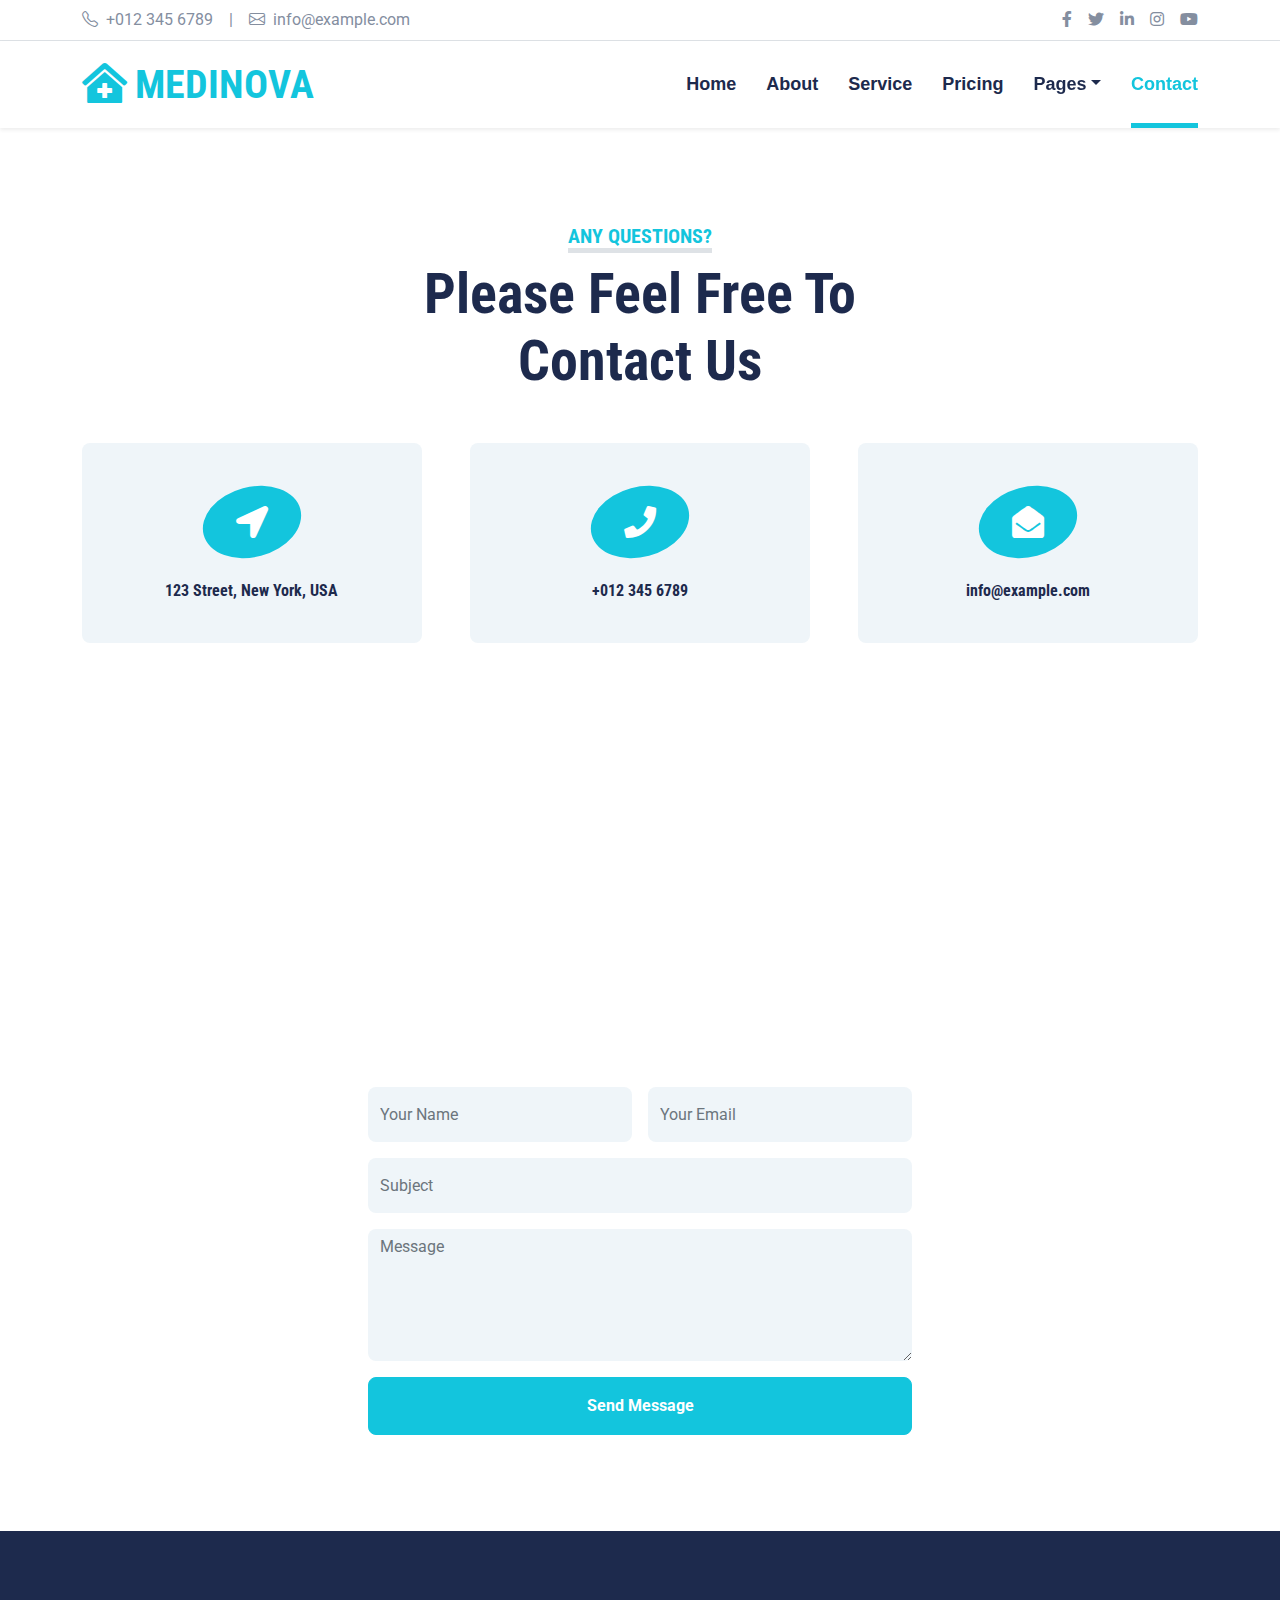
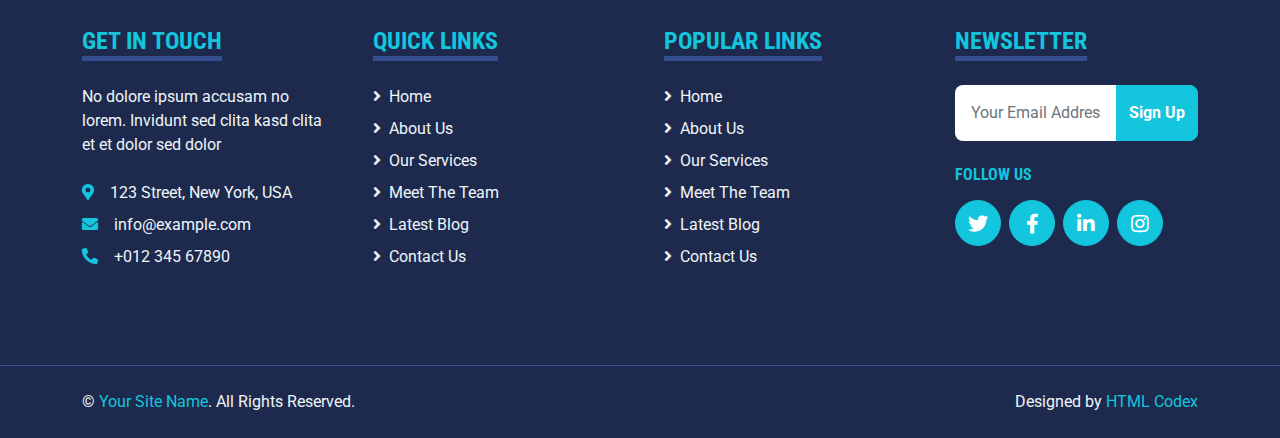
<file: Template/hospital-website-template/contact.html>
<!DOCTYPE html>
<html lang="en">

<head>
    <meta charset="utf-8">
    <title>MEDINOVA - Hospital Website Template</title>
    <meta content="width=device-width, initial-scale=1.0" name="viewport">
    <meta content="Free HTML Templates" name="keywords">
    <meta content="Free HTML Templates" name="description">

    <!-- Favicon -->
    <link href="img/favicon.ico" rel="icon">

    <!-- Google Web Fonts -->
    <link rel="preconnect" href="https://fonts.gstatic.com">
    <link href="https://fonts.googleapis.com/css2?family=Roboto+Condensed:wght@400;700&family=Roboto:wght@400;700&display=swap" rel="stylesheet">  

    <!-- Icon Font Stylesheet -->
    <link href="https://cdnjs.cloudflare.com/ajax/libs/font-awesome/5.15.0/css/all.min.css" rel="stylesheet">
    <link href="https://cdn.jsdelivr.net/npm/bootstrap-icons@1.4.1/font/bootstrap-icons.css" rel="stylesheet">

    <!-- Libraries Stylesheet -->
    <link href="lib/owlcarousel/assets/owl.carousel.min.css" rel="stylesheet">
    <link href="lib/tempusdominus/css/tempusdominus-bootstrap-4.min.css" rel="stylesheet" />

    <!-- Customized Bootstrap Stylesheet -->
    <link href="css/bootstrap.min.css" rel="stylesheet">

    <!-- Template Stylesheet -->
    <link href="css/style.css" rel="stylesheet">
</head>

<body>
    <!-- Topbar Start -->
    <div class="container-fluid py-2 border-bottom d-none d-lg-block">
        <div class="container">
            <div class="row">
                <div class="col-md-6 text-center text-lg-start mb-2 mb-lg-0">
                    <div class="d-inline-flex align-items-center">
                        <a class="text-decoration-none text-body pe-3" href=""><i class="bi bi-telephone me-2"></i>+012 345 6789</a>
                        <span class="text-body">|</span>
                        <a class="text-decoration-none text-body px-3" href=""><i class="bi bi-envelope me-2"></i>info@example.com</a>
                    </div>
                </div>
                <div class="col-md-6 text-center text-lg-end">
                    <div class="d-inline-flex align-items-center">
                        <a class="text-body px-2" href="">
                            <i class="fab fa-facebook-f"></i>
                        </a>
                        <a class="text-body px-2" href="">
                            <i class="fab fa-twitter"></i>
                        </a>
                        <a class="text-body px-2" href="">
                            <i class="fab fa-linkedin-in"></i>
                        </a>
                        <a class="text-body px-2" href="">
                            <i class="fab fa-instagram"></i>
                        </a>
                        <a class="text-body ps-2" href="">
                            <i class="fab fa-youtube"></i>
                        </a>
                    </div>
                </div>
            </div>
        </div>
    </div>
    <!-- Topbar End -->


    <!-- Navbar Start -->
    <div class="container-fluid sticky-top bg-white shadow-sm mb-5">
        <div class="container">
            <nav class="navbar navbar-expand-lg bg-white navbar-light py-3 py-lg-0">
                <a href="index.html" class="navbar-brand">
                    <h1 class="m-0 text-uppercase text-primary"><i class="fa fa-clinic-medical me-2"></i>Medinova</h1>
                </a>
                <button class="navbar-toggler" type="button" data-bs-toggle="collapse" data-bs-target="#navbarCollapse">
                    <span class="navbar-toggler-icon"></span>
                </button>
                <div class="collapse navbar-collapse" id="navbarCollapse">
                    <div class="navbar-nav ms-auto py-0">
                        <a href="index.html" class="nav-item nav-link">Home</a>
                        <a href="about.html" class="nav-item nav-link">About</a>
                        <a href="service.html" class="nav-item nav-link">Service</a>
                        <a href="price.html" class="nav-item nav-link">Pricing</a>
                        <div class="nav-item dropdown">
                            <a href="#" class="nav-link dropdown-toggle" data-bs-toggle="dropdown">Pages</a>
                            <div class="dropdown-menu m-0">
                                <a href="blog.html" class="dropdown-item">Blog Grid</a>
                                <a href="detail.html" class="dropdown-item">Blog Detail</a>
                                <a href="team.html" class="dropdown-item">The Team</a>
                                <a href="testimonial.html" class="dropdown-item">Testimonial</a>
                                <a href="appointment.html" class="dropdown-item">Appointment</a>
                                <a href="search.html" class="dropdown-item">Search</a>
                            </div>
                        </div>
                        <a href="contact.html" class="nav-item nav-link active">Contact</a>
                    </div>
                </div>
            </nav>
        </div>
    </div>
    <!-- Navbar End -->


    <!-- Contact Start -->
    <div class="container-fluid pt-5">
        <div class="container">
            <div class="text-center mx-auto mb-5" style="max-width: 500px;">
                <h5 class="d-inline-block text-primary text-uppercase border-bottom border-5">Any Questions?</h5>
                <h1 class="display-4">Please Feel Free To Contact Us</h1>
            </div>
            <div class="row g-5 mb-5">
                <div class="col-lg-4">
                    <div class="bg-light rounded d-flex flex-column align-items-center justify-content-center text-center" style="height: 200px;">
                        <div class="d-flex align-items-center justify-content-center bg-primary rounded-circle mb-4" style="width: 100px; height: 70px; transform: rotate(-15deg);">
                            <i class="fa fa-2x fa-location-arrow text-white" style="transform: rotate(15deg);"></i>
                        </div>
                        <h6 class="mb-0">123 Street, New York, USA</h6>
                    </div>
                </div>
                <div class="col-lg-4">
                    <div class="bg-light rounded d-flex flex-column align-items-center justify-content-center text-center" style="height: 200px;">
                        <div class="d-flex align-items-center justify-content-center bg-primary rounded-circle mb-4" style="width: 100px; height: 70px; transform: rotate(-15deg);">
                            <i class="fa fa-2x fa-phone text-white" style="transform: rotate(15deg);"></i>
                        </div>
                        <h6 class="mb-0">+012 345 6789</h6>
                    </div>
                </div>
                <div class="col-lg-4">
                    <div class="bg-light rounded d-flex flex-column align-items-center justify-content-center text-center" style="height: 200px;">
                        <div class="d-flex align-items-center justify-content-center bg-primary rounded-circle mb-4" style="width: 100px; height: 70px; transform: rotate(-15deg);">
                            <i class="fa fa-2x fa-envelope-open text-white" style="transform: rotate(15deg);"></i>
                        </div>
                        <h6 class="mb-0">info@example.com</h6>
                    </div>
                </div>
            </div>
            <div class="row">
                <div class="col-12" style="height: 500px;">
                    <div class="position-relative h-100">
                        <iframe class="position-relative w-100 h-100"
                            src="https://www.google.com/maps/place/GTI+Beveren/@51.2189279,4.2497443,16z/data=!3m1!4b1!4m6!3m5!1s0x47c38b2563ba2edb:0x4b4e879cf17d5995!8m2!3d51.2189246!4d4.2523192!16s%2Fg%2F1tlw872h?entry=ttu"
                            frameborder="0" style="border:0;" allowfullscreen="" aria-hidden="false"
                            tabindex="0"></iframe>
                    </div>
                </div>
            </div>
            <div class="row justify-content-center position-relative" style="margin-top: -200px; z-index: 1;">
                <div class="col-lg-8">
                    <div class="bg-white rounded p-5 m-5 mb-0">
                        <form>
                            <div class="row g-3">
                                <div class="col-12 col-sm-6">
                                    <input type="text" class="form-control bg-light border-0" placeholder="Your Name" style="height: 55px;">
                                </div>
                                <div class="col-12 col-sm-6">
                                    <input type="email" class="form-control bg-light border-0" placeholder="Your Email" style="height: 55px;">
                                </div>
                                <div class="col-12">
                                    <input type="text" class="form-control bg-light border-0" placeholder="Subject" style="height: 55px;">
                                </div>
                                <div class="col-12">
                                    <textarea class="form-control bg-light border-0" rows="5" placeholder="Message"></textarea>
                                </div>
                                <div class="col-12">
                                    <button class="btn btn-primary w-100 py-3" type="submit">Send Message</button>
                                </div>
                            </div>
                        </form>
                    </div>
                </div>
            </div>
        </div>
    </div>
    <!-- Contact End -->


    <!-- Footer Start -->
    <div class="container-fluid bg-dark text-light mt-5 py-5">
        <div class="container py-5">
            <div class="row g-5">
                <div class="col-lg-3 col-md-6">
                    <h4 class="d-inline-block text-primary text-uppercase border-bottom border-5 border-secondary mb-4">Get In Touch</h4>
                    <p class="mb-4">No dolore ipsum accusam no lorem. Invidunt sed clita kasd clita et et dolor sed dolor</p>
                    <p class="mb-2"><i class="fa fa-map-marker-alt text-primary me-3"></i>123 Street, New York, USA</p>
                    <p class="mb-2"><i class="fa fa-envelope text-primary me-3"></i>info@example.com</p>
                    <p class="mb-0"><i class="fa fa-phone-alt text-primary me-3"></i>+012 345 67890</p>
                </div>
                <div class="col-lg-3 col-md-6">
                    <h4 class="d-inline-block text-primary text-uppercase border-bottom border-5 border-secondary mb-4">Quick Links</h4>
                    <div class="d-flex flex-column justify-content-start">
                        <a class="text-light mb-2" href="#"><i class="fa fa-angle-right me-2"></i>Home</a>
                        <a class="text-light mb-2" href="#"><i class="fa fa-angle-right me-2"></i>About Us</a>
                        <a class="text-light mb-2" href="#"><i class="fa fa-angle-right me-2"></i>Our Services</a>
                        <a class="text-light mb-2" href="#"><i class="fa fa-angle-right me-2"></i>Meet The Team</a>
                        <a class="text-light mb-2" href="#"><i class="fa fa-angle-right me-2"></i>Latest Blog</a>
                        <a class="text-light" href="#"><i class="fa fa-angle-right me-2"></i>Contact Us</a>
                    </div>
                </div>
                <div class="col-lg-3 col-md-6">
                    <h4 class="d-inline-block text-primary text-uppercase border-bottom border-5 border-secondary mb-4">Popular Links</h4>
                    <div class="d-flex flex-column justify-content-start">
                        <a class="text-light mb-2" href="#"><i class="fa fa-angle-right me-2"></i>Home</a>
                        <a class="text-light mb-2" href="#"><i class="fa fa-angle-right me-2"></i>About Us</a>
                        <a class="text-light mb-2" href="#"><i class="fa fa-angle-right me-2"></i>Our Services</a>
                        <a class="text-light mb-2" href="#"><i class="fa fa-angle-right me-2"></i>Meet The Team</a>
                        <a class="text-light mb-2" href="#"><i class="fa fa-angle-right me-2"></i>Latest Blog</a>
                        <a class="text-light" href="#"><i class="fa fa-angle-right me-2"></i>Contact Us</a>
                    </div>
                </div>
                <div class="col-lg-3 col-md-6">
                    <h4 class="d-inline-block text-primary text-uppercase border-bottom border-5 border-secondary mb-4">Newsletter</h4>
                    <form action="">
                        <div class="input-group">
                            <input type="text" class="form-control p-3 border-0" placeholder="Your Email Address">
                            <button class="btn btn-primary">Sign Up</button>
                        </div>
                    </form>
                    <h6 class="text-primary text-uppercase mt-4 mb-3">Follow Us</h6>
                    <div class="d-flex">
                        <a class="btn btn-lg btn-primary btn-lg-square rounded-circle me-2" href="#"><i class="fab fa-twitter"></i></a>
                        <a class="btn btn-lg btn-primary btn-lg-square rounded-circle me-2" href="#"><i class="fab fa-facebook-f"></i></a>
                        <a class="btn btn-lg btn-primary btn-lg-square rounded-circle me-2" href="#"><i class="fab fa-linkedin-in"></i></a>
                        <a class="btn btn-lg btn-primary btn-lg-square rounded-circle" href="#"><i class="fab fa-instagram"></i></a>
                    </div>
                </div>
            </div>
        </div>
    </div>
    <div class="container-fluid bg-dark text-light border-top border-secondary py-4">
        <div class="container">
            <div class="row g-5">
                <div class="col-md-6 text-center text-md-start">
                    <p class="mb-md-0">&copy; <a class="text-primary" href="#">Your Site Name</a>. All Rights Reserved.</p>
                </div>
                <div class="col-md-6 text-center text-md-end">
                    <p class="mb-0">Designed by <a class="text-primary" href="https://htmlcodex.com">HTML Codex</a></p>
                </div>
            </div>
        </div>
    </div>
    <!-- Footer End -->


    <!-- Back to Top -->
    <a href="#" class="btn btn-lg btn-primary btn-lg-square back-to-top"><i class="bi bi-arrow-up"></i></a>


    <!-- JavaScript Libraries -->
    <script src="https://code.jquery.com/jquery-3.4.1.min.js"></script>
    <script src="https://cdn.jsdelivr.net/npm/bootstrap@5.0.0/dist/js/bootstrap.bundle.min.js"></script>
    <script src="lib/easing/easing.min.js"></script>
    <script src="lib/waypoints/waypoints.min.js"></script>
    <script src="lib/owlcarousel/owl.carousel.min.js"></script>
    <script src="lib/tempusdominus/js/moment.min.js"></script>
    <script src="lib/tempusdominus/js/moment-timezone.min.js"></script>
    <script src="lib/tempusdominus/js/tempusdominus-bootstrap-4.min.js"></script>

    <!-- Template Javascript -->
    <script src="js/main.js"></script>
</body>

</html>
</file>
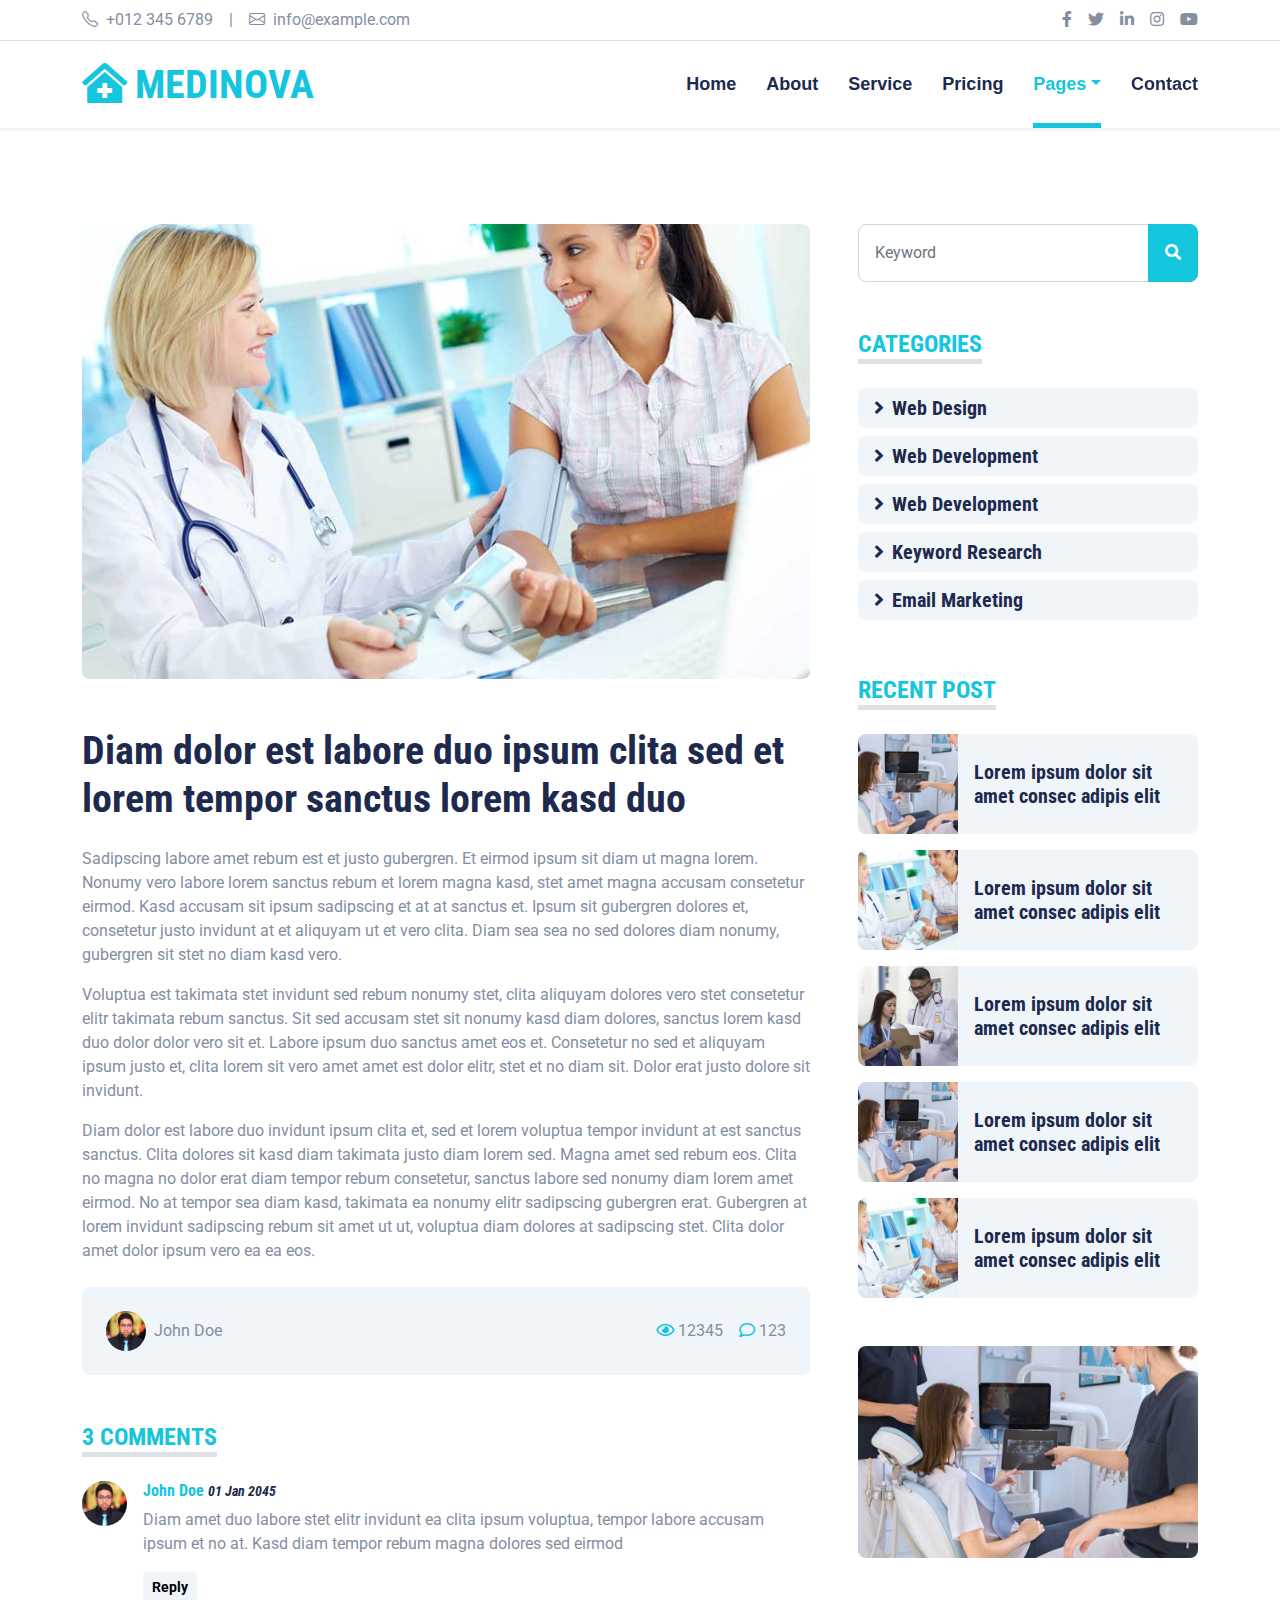
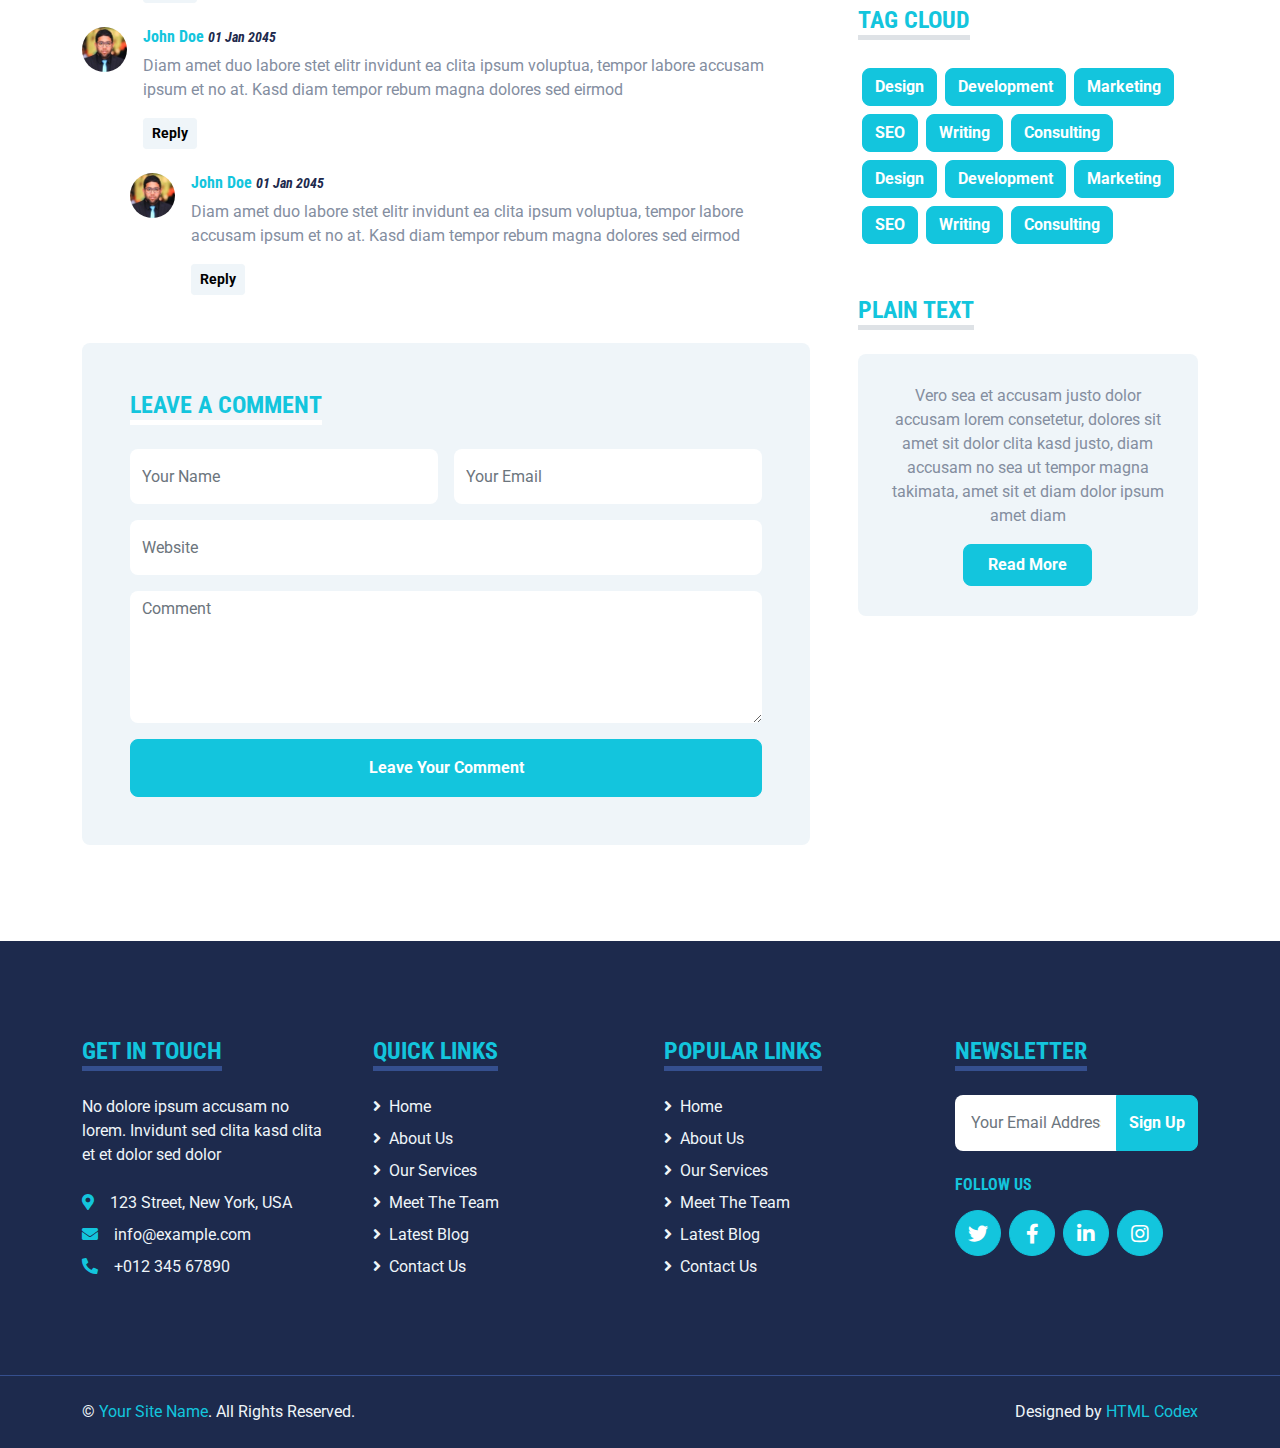
<file: Template/hospital-website-template/detail.html>
<!DOCTYPE html>
<html lang="en">

<head>
    <meta charset="utf-8">
    <title>MEDINOVA - Hospital Website Template</title>
    <meta content="width=device-width, initial-scale=1.0" name="viewport">
    <meta content="Free HTML Templates" name="keywords">
    <meta content="Free HTML Templates" name="description">

    <!-- Favicon -->
    <link href="img/favicon.ico" rel="icon">

    <!-- Google Web Fonts -->
    <link rel="preconnect" href="https://fonts.gstatic.com">
    <link href="https://fonts.googleapis.com/css2?family=Roboto+Condensed:wght@400;700&family=Roboto:wght@400;700&display=swap" rel="stylesheet">  

    <!-- Icon Font Stylesheet -->
    <link href="https://cdnjs.cloudflare.com/ajax/libs/font-awesome/5.15.0/css/all.min.css" rel="stylesheet">
    <link href="https://cdn.jsdelivr.net/npm/bootstrap-icons@1.4.1/font/bootstrap-icons.css" rel="stylesheet">

    <!-- Libraries Stylesheet -->
    <link href="lib/owlcarousel/assets/owl.carousel.min.css" rel="stylesheet">
    <link href="lib/tempusdominus/css/tempusdominus-bootstrap-4.min.css" rel="stylesheet" />

    <!-- Customized Bootstrap Stylesheet -->
    <link href="css/bootstrap.min.css" rel="stylesheet">

    <!-- Template Stylesheet -->
    <link href="css/style.css" rel="stylesheet">
</head>

<body>
    <!-- Topbar Start -->
    <div class="container-fluid py-2 border-bottom d-none d-lg-block">
        <div class="container">
            <div class="row">
                <div class="col-md-6 text-center text-lg-start mb-2 mb-lg-0">
                    <div class="d-inline-flex align-items-center">
                        <a class="text-decoration-none text-body pe-3" href=""><i class="bi bi-telephone me-2"></i>+012 345 6789</a>
                        <span class="text-body">|</span>
                        <a class="text-decoration-none text-body px-3" href=""><i class="bi bi-envelope me-2"></i>info@example.com</a>
                    </div>
                </div>
                <div class="col-md-6 text-center text-lg-end">
                    <div class="d-inline-flex align-items-center">
                        <a class="text-body px-2" href="">
                            <i class="fab fa-facebook-f"></i>
                        </a>
                        <a class="text-body px-2" href="">
                            <i class="fab fa-twitter"></i>
                        </a>
                        <a class="text-body px-2" href="">
                            <i class="fab fa-linkedin-in"></i>
                        </a>
                        <a class="text-body px-2" href="">
                            <i class="fab fa-instagram"></i>
                        </a>
                        <a class="text-body ps-2" href="">
                            <i class="fab fa-youtube"></i>
                        </a>
                    </div>
                </div>
            </div>
        </div>
    </div>
    <!-- Topbar End -->


    <!-- Navbar Start -->
    <div class="container-fluid sticky-top bg-white shadow-sm mb-5">
        <div class="container">
            <nav class="navbar navbar-expand-lg bg-white navbar-light py-3 py-lg-0">
                <a href="index.html" class="navbar-brand">
                    <h1 class="m-0 text-uppercase text-primary"><i class="fa fa-clinic-medical me-2"></i>Medinova</h1>
                </a>
                <button class="navbar-toggler" type="button" data-bs-toggle="collapse" data-bs-target="#navbarCollapse">
                    <span class="navbar-toggler-icon"></span>
                </button>
                <div class="collapse navbar-collapse" id="navbarCollapse">
                    <div class="navbar-nav ms-auto py-0">
                        <a href="index.html" class="nav-item nav-link">Home</a>
                        <a href="about.html" class="nav-item nav-link">About</a>
                        <a href="service.html" class="nav-item nav-link">Service</a>
                        <a href="price.html" class="nav-item nav-link">Pricing</a>
                        <div class="nav-item dropdown">
                            <a href="#" class="nav-link dropdown-toggle active" data-bs-toggle="dropdown">Pages</a>
                            <div class="dropdown-menu m-0">
                                <a href="blog.html" class="dropdown-item">Blog Grid</a>
                                <a href="detail.html" class="dropdown-item active">Blog Detail</a>
                                <a href="team.html" class="dropdown-item">The Team</a>
                                <a href="testimonial.html" class="dropdown-item">Testimonial</a>
                                <a href="appointment.html" class="dropdown-item">Appointment</a>
                                <a href="search.html" class="dropdown-item">Search</a>
                            </div>
                        </div>
                        <a href="contact.html" class="nav-item nav-link">Contact</a>
                    </div>
                </div>
            </nav>
        </div>
    </div>
    <!-- Navbar End -->


    <!-- Blog Start -->
    <div class="container py-5">
        <div class="row g-5">
            <div class="col-lg-8">
                <!-- Blog Detail Start -->
                <div class="mb-5">
                    <img class="img-fluid w-100 rounded mb-5" src="img/blog-2.jpg" alt="">
                    <h1 class="mb-4">Diam dolor est labore duo ipsum clita sed et lorem tempor sanctus lorem kasd duo</h1>
                    <p>Sadipscing labore amet rebum est et justo gubergren. Et eirmod ipsum sit diam ut
                        magna lorem. Nonumy vero labore lorem sanctus rebum et lorem magna kasd, stet
                        amet magna accusam consetetur eirmod. Kasd accusam sit ipsum sadipscing et at at
                        sanctus et. Ipsum sit gubergren dolores et, consetetur justo invidunt at et
                        aliquyam ut et vero clita. Diam sea sea no sed dolores diam nonumy, gubergren
                        sit stet no diam kasd vero.</p>
                    <p>Voluptua est takimata stet invidunt sed rebum nonumy stet, clita aliquyam dolores
                        vero stet consetetur elitr takimata rebum sanctus. Sit sed accusam stet sit
                        nonumy kasd diam dolores, sanctus lorem kasd duo dolor dolor vero sit et. Labore
                        ipsum duo sanctus amet eos et. Consetetur no sed et aliquyam ipsum justo et,
                        clita lorem sit vero amet amet est dolor elitr, stet et no diam sit. Dolor erat
                        justo dolore sit invidunt.</p>
                    <p>Diam dolor est labore duo invidunt ipsum clita et, sed et lorem voluptua tempor
                        invidunt at est sanctus sanctus. Clita dolores sit kasd diam takimata justo diam
                        lorem sed. Magna amet sed rebum eos. Clita no magna no dolor erat diam tempor
                        rebum consetetur, sanctus labore sed nonumy diam lorem amet eirmod. No at tempor
                        sea diam kasd, takimata ea nonumy elitr sadipscing gubergren erat. Gubergren at
                        lorem invidunt sadipscing rebum sit amet ut ut, voluptua diam dolores at
                        sadipscing stet. Clita dolor amet dolor ipsum vero ea ea eos.</p>
                    <div class="d-flex justify-content-between bg-light rounded p-4 mt-4 mb-4">
                        <div class="d-flex align-items-center">
                            <img class="rounded-circle me-2" src="img/user.jpg" width="40" height="40" alt="">
                            <span>John Doe</span>
                        </div>
                        <div class="d-flex align-items-center">
                            <span class="ms-3"><i class="far fa-eye text-primary me-1"></i>12345</span>
                            <span class="ms-3"><i class="far fa-comment text-primary me-1"></i>123</span>
                        </div>
                    </div>
                </div>
                <!-- Blog Detail End -->

                <!-- Comment List Start -->
                <div class="mb-5">
                    <h4 class="d-inline-block text-primary text-uppercase border-bottom border-5 mb-4">3 Comments</h4>
                    <div class="d-flex mb-4">
                        <img src="img/user.jpg" class="img-fluid rounded-circle" style="width: 45px; height: 45px;">
                        <div class="ps-3">
                            <h6><a href="">John Doe</a> <small><i>01 Jan 2045</i></small></h6>
                            <p>Diam amet duo labore stet elitr invidunt ea clita ipsum voluptua, tempor labore
                                accusam ipsum et no at. Kasd diam tempor rebum magna dolores sed eirmod</p>
                            <button class="btn btn-sm btn-light">Reply</button>
                        </div>
                    </div>
                    <div class="d-flex mb-4">
                        <img src="img/user.jpg" class="img-fluid rounded-circle" style="width: 45px; height: 45px;">
                        <div class="ps-3">
                            <h6><a href="">John Doe</a> <small><i>01 Jan 2045</i></small></h6>
                            <p>Diam amet duo labore stet elitr invidunt ea clita ipsum voluptua, tempor labore
                                accusam ipsum et no at. Kasd diam tempor rebum magna dolores sed eirmod</p>
                            <button class="btn btn-sm btn-light">Reply</button>
                        </div>
                    </div>
                    <div class="d-flex ms-5 mb-4">
                        <img src="img/user.jpg" class="img-fluid rounded-circle" style="width: 45px; height: 45px;">
                        <div class="ps-3">
                            <h6><a href="">John Doe</a> <small><i>01 Jan 2045</i></small></h6>
                            <p>Diam amet duo labore stet elitr invidunt ea clita ipsum voluptua, tempor labore
                                accusam ipsum et no at. Kasd diam tempor rebum magna dolores sed eirmod</p>
                            <button class="btn btn-sm btn-light">Reply</button>
                        </div>
                    </div>
                </div>
                <!-- Comment List End -->

                <!-- Comment Form Start -->
                <div class="bg-light rounded p-5">
                    <h4 class="d-inline-block text-primary text-uppercase border-bottom border-5 border-white mb-4">Leave a comment</h4>
                    <form>
                        <div class="row g-3">
                            <div class="col-12 col-sm-6">
                                <input type="text" class="form-control bg-white border-0" placeholder="Your Name" style="height: 55px;">
                            </div>
                            <div class="col-12 col-sm-6">
                                <input type="email" class="form-control bg-white border-0" placeholder="Your Email" style="height: 55px;">
                            </div>
                            <div class="col-12">
                                <input type="text" class="form-control bg-white border-0" placeholder="Website" style="height: 55px;">
                            </div>
                            <div class="col-12">
                                <textarea class="form-control bg-white border-0" rows="5" placeholder="Comment"></textarea>
                            </div>
                            <div class="col-12">
                                <button class="btn btn-primary w-100 py-3" type="submit">Leave Your Comment</button>
                            </div>
                        </div>
                    </form>
                </div>
                <!-- Comment Form End -->
            </div>

            <!-- Sidebar Start -->
            <div class="col-lg-4">
                <!-- Search Form Start -->
                <div class="mb-5">
                    <div class="input-group">
                        <input type="text" class="form-control p-3" placeholder="Keyword">
                        <button class="btn btn-primary px-3"><i class="fa fa-search"></i></button>
                    </div>
                </div>
                <!-- Search Form End -->

                <!-- Category Start -->
                <div class="mb-5">
                    <h4 class="d-inline-block text-primary text-uppercase border-bottom border-5 mb-4">Categories</h4>
                    <div class="d-flex flex-column justify-content-start">
                        <a class="h5 bg-light rounded py-2 px-3 mb-2" href="#"><i class="fa fa-angle-right me-2"></i>Web Design</a>
                        <a class="h5 bg-light rounded py-2 px-3 mb-2" href="#"><i class="fa fa-angle-right me-2"></i>Web Development</a>
                        <a class="h5 bg-light rounded py-2 px-3 mb-2" href="#"><i class="fa fa-angle-right me-2"></i>Web Development</a>
                        <a class="h5 bg-light rounded py-2 px-3 mb-2" href="#"><i class="fa fa-angle-right me-2"></i>Keyword Research</a>
                        <a class="h5 bg-light rounded py-2 px-3 mb-2" href="#"><i class="fa fa-angle-right me-2"></i>Email Marketing</a>
                    </div>
                </div>
                <!-- Category End -->

                <!-- Recent Post Start -->
                <div class="mb-5">
                    <h4 class="d-inline-block text-primary text-uppercase border-bottom border-5 mb-4">Recent Post</h4>
                    <div class="d-flex rounded overflow-hidden mb-3">
                        <img class="img-fluid" src="img/blog-1.jpg" style="width: 100px; height: 100px; object-fit: cover;" alt="">
                        <a href="" class="h5 d-flex align-items-center bg-light px-3 mb-0">Lorem ipsum dolor sit amet consec adipis elit
                        </a>
                    </div>
                    <div class="d-flex rounded overflow-hidden mb-3">
                        <img class="img-fluid" src="img/blog-2.jpg" style="width: 100px; height: 100px; object-fit: cover;" alt="">
                        <a href="" class="h5 d-flex align-items-center bg-light px-3 mb-0">Lorem ipsum dolor sit amet consec adipis elit
                        </a>
                    </div>
                    <div class="d-flex rounded overflow-hidden mb-3">
                        <img class="img-fluid" src="img/blog-3.jpg" style="width: 100px; height: 100px; object-fit: cover;" alt="">
                        <a href="" class="h5 d-flex align-items-center bg-light px-3 mb-0">Lorem ipsum dolor sit amet consec adipis elit
                        </a>
                    </div>
                    <div class="d-flex rounded overflow-hidden mb-3">
                        <img class="img-fluid" src="img/blog-1.jpg" style="width: 100px; height: 100px; object-fit: cover;" alt="">
                        <a href="" class="h5 d-flex align-items-center bg-light px-3 mb-0">Lorem ipsum dolor sit amet consec adipis elit
                        </a>
                    </div>
                    <div class="d-flex rounded overflow-hidden mb-3">
                        <img class="img-fluid" src="img/blog-2.jpg" style="width: 100px; height: 100px; object-fit: cover;" alt="">
                        <a href="" class="h5 d-flex align-items-center bg-light px-3 mb-0">Lorem ipsum dolor sit amet consec adipis elit
                        </a>
                    </div>
                </div>
                <!-- Recent Post End -->

                <!-- Image Start -->
                <div class="mb-5">
                    <img src="img/blog-1.jpg" alt="" class="img-fluid rounded">
                </div>
                <!-- Image End -->

                <!-- Tags Start -->
                <div class="mb-5">
                    <h4 class="d-inline-block text-primary text-uppercase border-bottom border-5 mb-4">Tag Cloud</h4>
                    <div class="d-flex flex-wrap m-n1">
                        <a href="" class="btn btn-primary m-1">Design</a>
                        <a href="" class="btn btn-primary m-1">Development</a>
                        <a href="" class="btn btn-primary m-1">Marketing</a>
                        <a href="" class="btn btn-primary m-1">SEO</a>
                        <a href="" class="btn btn-primary m-1">Writing</a>
                        <a href="" class="btn btn-primary m-1">Consulting</a>
                        <a href="" class="btn btn-primary m-1">Design</a>
                        <a href="" class="btn btn-primary m-1">Development</a>
                        <a href="" class="btn btn-primary m-1">Marketing</a>
                        <a href="" class="btn btn-primary m-1">SEO</a>
                        <a href="" class="btn btn-primary m-1">Writing</a>
                        <a href="" class="btn btn-primary m-1">Consulting</a>
                    </div>
                </div>
                <!-- Tags End -->

                <!-- Plain Text Start -->
                <div>
                    <h4 class="d-inline-block text-primary text-uppercase border-bottom border-5 mb-4">Plain Text</h4>
                    <div class="bg-light rounded text-center" style="padding: 30px;">
                        <p>Vero sea et accusam justo dolor accusam lorem consetetur, dolores sit amet sit dolor clita kasd justo, diam accusam no sea ut tempor magna takimata, amet sit et diam dolor ipsum amet diam</p>
                        <a href="" class="btn btn-primary py-2 px-4">Read More</a>
                    </div>
                </div>
                <!-- Plain Text End -->
            </div>
            <!-- Sidebar End -->
        </div>
    </div>
    <!-- Blog End -->


    <!-- Footer Start -->
    <div class="container-fluid bg-dark text-light mt-5 py-5">
        <div class="container py-5">
            <div class="row g-5">
                <div class="col-lg-3 col-md-6">
                    <h4 class="d-inline-block text-primary text-uppercase border-bottom border-5 border-secondary mb-4">Get In Touch</h4>
                    <p class="mb-4">No dolore ipsum accusam no lorem. Invidunt sed clita kasd clita et et dolor sed dolor</p>
                    <p class="mb-2"><i class="fa fa-map-marker-alt text-primary me-3"></i>123 Street, New York, USA</p>
                    <p class="mb-2"><i class="fa fa-envelope text-primary me-3"></i>info@example.com</p>
                    <p class="mb-0"><i class="fa fa-phone-alt text-primary me-3"></i>+012 345 67890</p>
                </div>
                <div class="col-lg-3 col-md-6">
                    <h4 class="d-inline-block text-primary text-uppercase border-bottom border-5 border-secondary mb-4">Quick Links</h4>
                    <div class="d-flex flex-column justify-content-start">
                        <a class="text-light mb-2" href="#"><i class="fa fa-angle-right me-2"></i>Home</a>
                        <a class="text-light mb-2" href="#"><i class="fa fa-angle-right me-2"></i>About Us</a>
                        <a class="text-light mb-2" href="#"><i class="fa fa-angle-right me-2"></i>Our Services</a>
                        <a class="text-light mb-2" href="#"><i class="fa fa-angle-right me-2"></i>Meet The Team</a>
                        <a class="text-light mb-2" href="#"><i class="fa fa-angle-right me-2"></i>Latest Blog</a>
                        <a class="text-light" href="#"><i class="fa fa-angle-right me-2"></i>Contact Us</a>
                    </div>
                </div>
                <div class="col-lg-3 col-md-6">
                    <h4 class="d-inline-block text-primary text-uppercase border-bottom border-5 border-secondary mb-4">Popular Links</h4>
                    <div class="d-flex flex-column justify-content-start">
                        <a class="text-light mb-2" href="#"><i class="fa fa-angle-right me-2"></i>Home</a>
                        <a class="text-light mb-2" href="#"><i class="fa fa-angle-right me-2"></i>About Us</a>
                        <a class="text-light mb-2" href="#"><i class="fa fa-angle-right me-2"></i>Our Services</a>
                        <a class="text-light mb-2" href="#"><i class="fa fa-angle-right me-2"></i>Meet The Team</a>
                        <a class="text-light mb-2" href="#"><i class="fa fa-angle-right me-2"></i>Latest Blog</a>
                        <a class="text-light" href="#"><i class="fa fa-angle-right me-2"></i>Contact Us</a>
                    </div>
                </div>
                <div class="col-lg-3 col-md-6">
                    <h4 class="d-inline-block text-primary text-uppercase border-bottom border-5 border-secondary mb-4">Newsletter</h4>
                    <form action="">
                        <div class="input-group">
                            <input type="text" class="form-control p-3 border-0" placeholder="Your Email Address">
                            <button class="btn btn-primary">Sign Up</button>
                        </div>
                    </form>
                    <h6 class="text-primary text-uppercase mt-4 mb-3">Follow Us</h6>
                    <div class="d-flex">
                        <a class="btn btn-lg btn-primary btn-lg-square rounded-circle me-2" href="#"><i class="fab fa-twitter"></i></a>
                        <a class="btn btn-lg btn-primary btn-lg-square rounded-circle me-2" href="#"><i class="fab fa-facebook-f"></i></a>
                        <a class="btn btn-lg btn-primary btn-lg-square rounded-circle me-2" href="#"><i class="fab fa-linkedin-in"></i></a>
                        <a class="btn btn-lg btn-primary btn-lg-square rounded-circle" href="#"><i class="fab fa-instagram"></i></a>
                    </div>
                </div>
            </div>
        </div>
    </div>
    <div class="container-fluid bg-dark text-light border-top border-secondary py-4">
        <div class="container">
            <div class="row g-5">
                <div class="col-md-6 text-center text-md-start">
                    <p class="mb-md-0">&copy; <a class="text-primary" href="#">Your Site Name</a>. All Rights Reserved.</p>
                </div>
                <div class="col-md-6 text-center text-md-end">
                    <p class="mb-0">Designed by <a class="text-primary" href="https://htmlcodex.com">HTML Codex</a></p>
                </div>
            </div>
        </div>
    </div>
    <!-- Footer End -->


    <!-- Back to Top -->
    <a href="#" class="btn btn-lg btn-primary btn-lg-square back-to-top"><i class="bi bi-arrow-up"></i></a>


    <!-- JavaScript Libraries -->
    <script src="https://code.jquery.com/jquery-3.4.1.min.js"></script>
    <script src="https://cdn.jsdelivr.net/npm/bootstrap@5.0.0/dist/js/bootstrap.bundle.min.js"></script>
    <script src="lib/easing/easing.min.js"></script>
    <script src="lib/waypoints/waypoints.min.js"></script>
    <script src="lib/owlcarousel/owl.carousel.min.js"></script>
    <script src="lib/tempusdominus/js/moment.min.js"></script>
    <script src="lib/tempusdominus/js/moment-timezone.min.js"></script>
    <script src="lib/tempusdominus/js/tempusdominus-bootstrap-4.min.js"></script>

    <!-- Template Javascript -->
    <script src="js/main.js"></script>
</body>

</html>
</file>
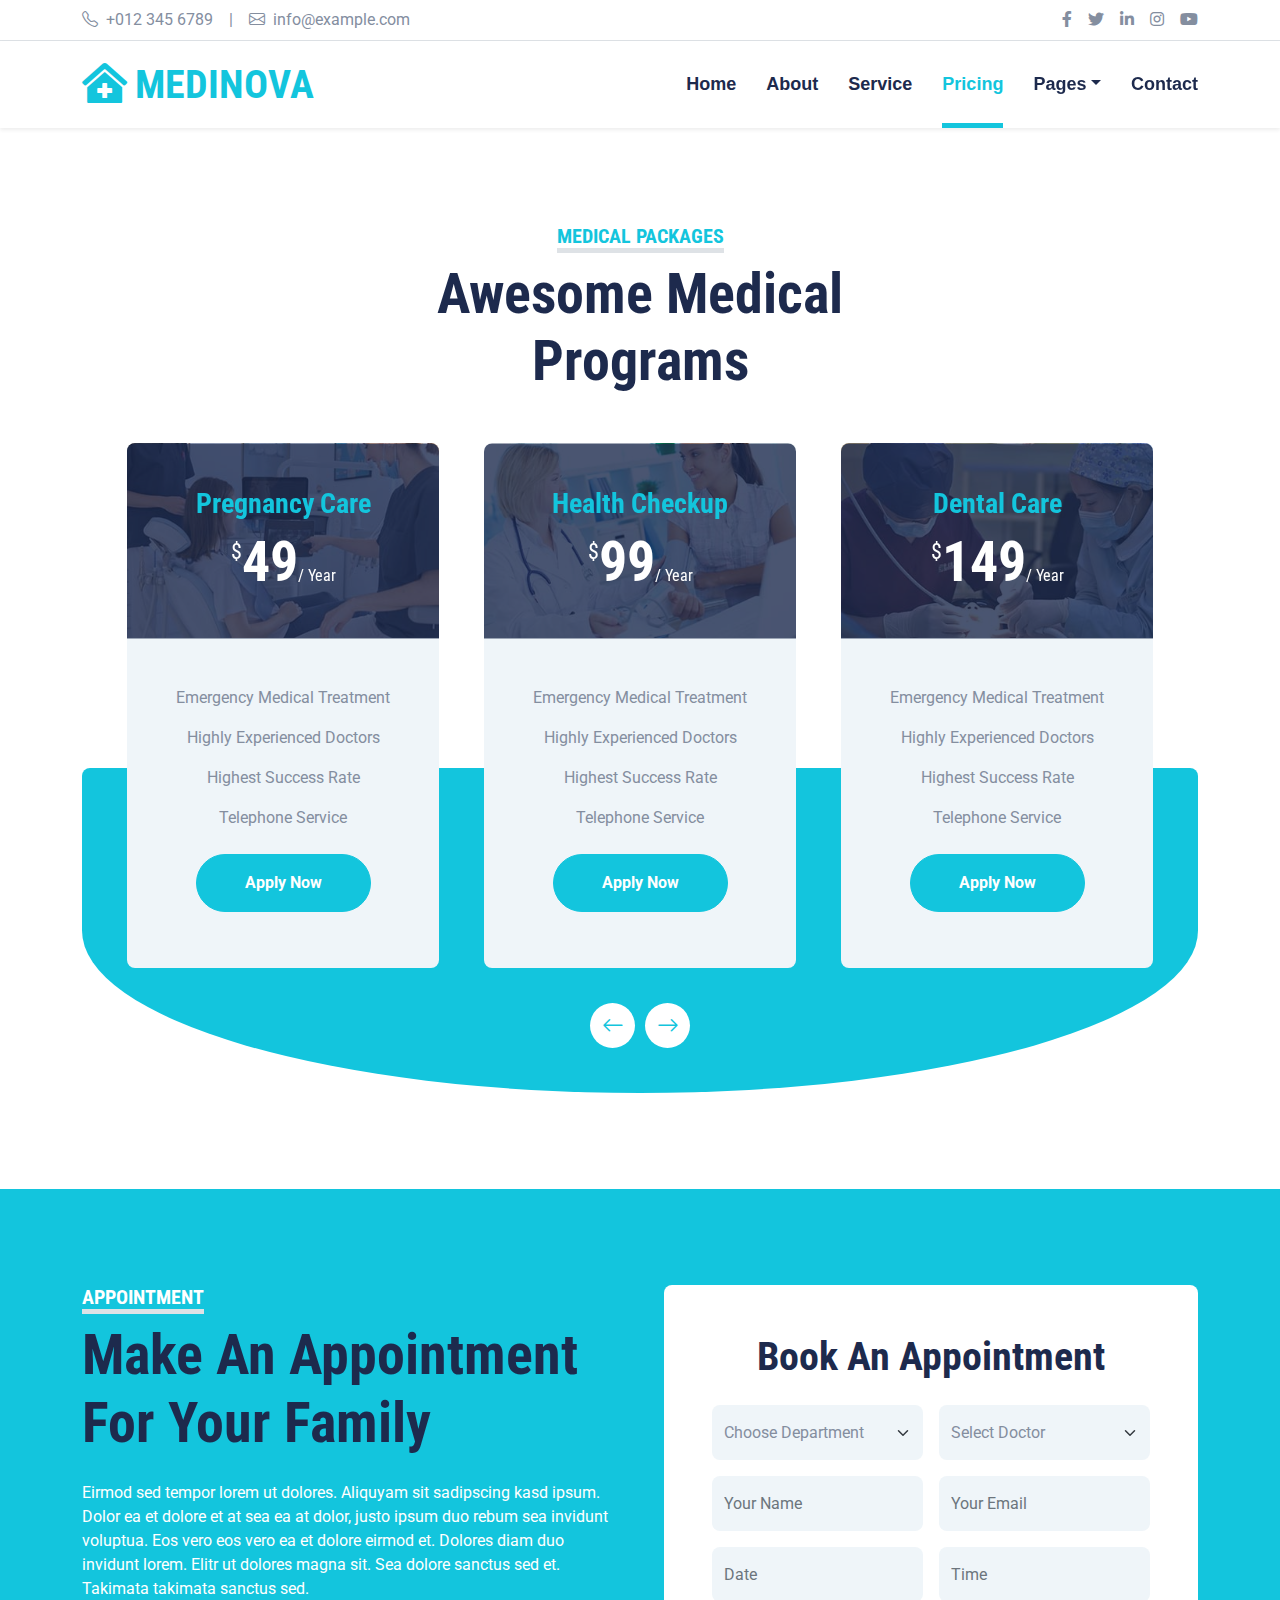
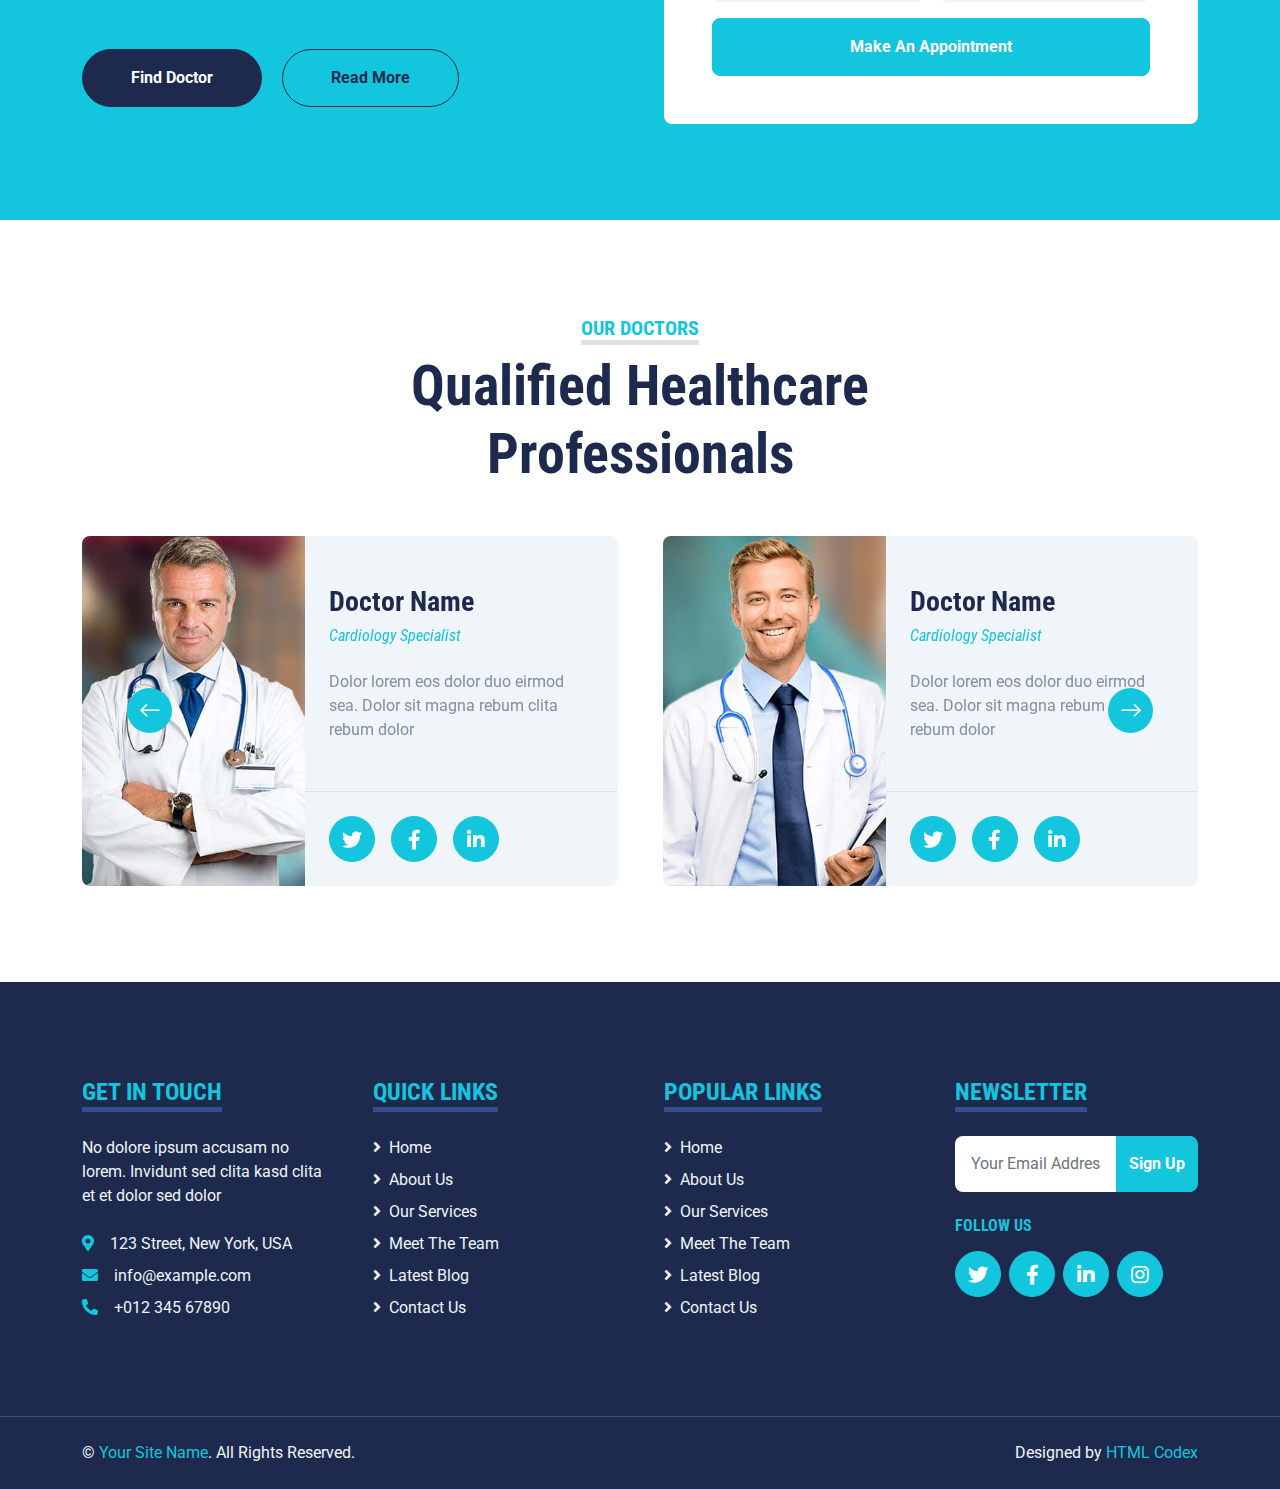
<file: Template/hospital-website-template/price.html>
<!DOCTYPE html>
<html lang="en">

<head>
    <meta charset="utf-8">
    <title>MEDINOVA - Hospital Website Template</title>
    <meta content="width=device-width, initial-scale=1.0" name="viewport">
    <meta content="Free HTML Templates" name="keywords">
    <meta content="Free HTML Templates" name="description">

    <!-- Favicon -->
    <link href="img/favicon.ico" rel="icon">

    <!-- Google Web Fonts -->
    <link rel="preconnect" href="https://fonts.gstatic.com">
    <link href="https://fonts.googleapis.com/css2?family=Roboto+Condensed:wght@400;700&family=Roboto:wght@400;700&display=swap" rel="stylesheet">  

    <!-- Icon Font Stylesheet -->
    <link href="https://cdnjs.cloudflare.com/ajax/libs/font-awesome/5.15.0/css/all.min.css" rel="stylesheet">
    <link href="https://cdn.jsdelivr.net/npm/bootstrap-icons@1.4.1/font/bootstrap-icons.css" rel="stylesheet">

    <!-- Libraries Stylesheet -->
    <link href="lib/owlcarousel/assets/owl.carousel.min.css" rel="stylesheet">
    <link href="lib/tempusdominus/css/tempusdominus-bootstrap-4.min.css" rel="stylesheet" />

    <!-- Customized Bootstrap Stylesheet -->
    <link href="css/bootstrap.min.css" rel="stylesheet">

    <!-- Template Stylesheet -->
    <link href="css/style.css" rel="stylesheet">
</head>

<body>
    <!-- Topbar Start -->
    <div class="container-fluid py-2 border-bottom d-none d-lg-block">
        <div class="container">
            <div class="row">
                <div class="col-md-6 text-center text-lg-start mb-2 mb-lg-0">
                    <div class="d-inline-flex align-items-center">
                        <a class="text-decoration-none text-body pe-3" href=""><i class="bi bi-telephone me-2"></i>+012 345 6789</a>
                        <span class="text-body">|</span>
                        <a class="text-decoration-none text-body px-3" href=""><i class="bi bi-envelope me-2"></i>info@example.com</a>
                    </div>
                </div>
                <div class="col-md-6 text-center text-lg-end">
                    <div class="d-inline-flex align-items-center">
                        <a class="text-body px-2" href="">
                            <i class="fab fa-facebook-f"></i>
                        </a>
                        <a class="text-body px-2" href="">
                            <i class="fab fa-twitter"></i>
                        </a>
                        <a class="text-body px-2" href="">
                            <i class="fab fa-linkedin-in"></i>
                        </a>
                        <a class="text-body px-2" href="">
                            <i class="fab fa-instagram"></i>
                        </a>
                        <a class="text-body ps-2" href="">
                            <i class="fab fa-youtube"></i>
                        </a>
                    </div>
                </div>
            </div>
        </div>
    </div>
    <!-- Topbar End -->


    <!-- Navbar Start -->
    <div class="container-fluid sticky-top bg-white shadow-sm mb-5">
        <div class="container">
            <nav class="navbar navbar-expand-lg bg-white navbar-light py-3 py-lg-0">
                <a href="index.html" class="navbar-brand">
                    <h1 class="m-0 text-uppercase text-primary"><i class="fa fa-clinic-medical me-2"></i>Medinova</h1>
                </a>
                <button class="navbar-toggler" type="button" data-bs-toggle="collapse" data-bs-target="#navbarCollapse">
                    <span class="navbar-toggler-icon"></span>
                </button>
                <div class="collapse navbar-collapse" id="navbarCollapse">
                    <div class="navbar-nav ms-auto py-0">
                        <a href="index.html" class="nav-item nav-link">Home</a>
                        <a href="about.html" class="nav-item nav-link">About</a>
                        <a href="service.html" class="nav-item nav-link">Service</a>
                        <a href="price.html" class="nav-item nav-link active">Pricing</a>
                        <div class="nav-item dropdown">
                            <a href="#" class="nav-link dropdown-toggle" data-bs-toggle="dropdown">Pages</a>
                            <div class="dropdown-menu m-0">
                                <a href="blog.html" class="dropdown-item">Blog Grid</a>
                                <a href="detail.html" class="dropdown-item">Blog Detail</a>
                                <a href="team.html" class="dropdown-item">The Team</a>
                                <a href="testimonial.html" class="dropdown-item">Testimonial</a>
                                <a href="appointment.html" class="dropdown-item">Appointment</a>
                                <a href="search.html" class="dropdown-item">Search</a>
                            </div>
                        </div>
                        <a href="contact.html" class="nav-item nav-link">Contact</a>
                    </div>
                </div>
            </nav>
        </div>
    </div>
    <!-- Navbar End -->


    <!-- Pricing Plan Start -->
    <div class="container-fluid py-5">
        <div class="container">
            <div class="text-center mx-auto mb-5" style="max-width: 500px;">
                <h5 class="d-inline-block text-primary text-uppercase border-bottom border-5">Medical Packages</h5>
                <h1 class="display-4">Awesome Medical Programs</h1>
            </div>
            <div class="owl-carousel price-carousel position-relative" style="padding: 0 45px 45px 45px;">
                <div class="bg-light rounded text-center">
                    <div class="position-relative">
                        <img class="img-fluid rounded-top" src="img/price-1.jpg" alt="">
                        <div class="position-absolute w-100 h-100 top-50 start-50 translate-middle rounded-top d-flex flex-column align-items-center justify-content-center" style="background: rgba(29, 42, 77, .8);">
                            <h3 class="text-primary">Pregnancy Care</h3>
                            <h1 class="display-4 text-white mb-0">
                                <small class="align-top fw-normal" style="font-size: 22px; line-height: 45px;">$</small>49<small class="align-bottom fw-normal" style="font-size: 16px; line-height: 40px;">/ Year</small>
                            </h1>
                        </div>
                    </div>
                    <div class="text-center py-5">
                        <p>Emergency Medical Treatment</p>
                        <p>Highly Experienced Doctors</p>
                        <p>Highest Success Rate</p>
                        <p>Telephone Service</p>
                        <a href="" class="btn btn-primary rounded-pill py-3 px-5 my-2">Apply Now</a>
                    </div>
                </div>
                <div class="bg-light rounded text-center">
                    <div class="position-relative">
                        <img class="img-fluid rounded-top" src="img/price-2.jpg" alt="">
                        <div class="position-absolute w-100 h-100 top-50 start-50 translate-middle rounded-top d-flex flex-column align-items-center justify-content-center" style="background: rgba(29, 42, 77, .8);">
                            <h3 class="text-primary">Health Checkup</h3>
                            <h1 class="display-4 text-white mb-0">
                                <small class="align-top fw-normal" style="font-size: 22px; line-height: 45px;">$</small>99<small class="align-bottom fw-normal" style="font-size: 16px; line-height: 40px;">/ Year</small>
                            </h1>
                        </div>
                    </div>
                    <div class="text-center py-5">
                        <p>Emergency Medical Treatment</p>
                        <p>Highly Experienced Doctors</p>
                        <p>Highest Success Rate</p>
                        <p>Telephone Service</p>
                        <a href="" class="btn btn-primary rounded-pill py-3 px-5 my-2">Apply Now</a>
                    </div>
                </div>
                <div class="bg-light rounded text-center">
                    <div class="position-relative">
                        <img class="img-fluid rounded-top" src="img/price-3.jpg" alt="">
                        <div class="position-absolute w-100 h-100 top-50 start-50 translate-middle rounded-top d-flex flex-column align-items-center justify-content-center" style="background: rgba(29, 42, 77, .8);">
                            <h3 class="text-primary">Dental Care</h3>
                            <h1 class="display-4 text-white mb-0">
                                <small class="align-top fw-normal" style="font-size: 22px; line-height: 45px;">$</small>149<small class="align-bottom fw-normal" style="font-size: 16px; line-height: 40px;">/ Year</small>
                            </h1>
                        </div>
                    </div>
                    <div class="text-center py-5">
                        <p>Emergency Medical Treatment</p>
                        <p>Highly Experienced Doctors</p>
                        <p>Highest Success Rate</p>
                        <p>Telephone Service</p>
                        <a href="" class="btn btn-primary rounded-pill py-3 px-5 my-2">Apply Now</a>
                    </div>
                </div>
                <div class="bg-light rounded text-center">
                    <div class="position-relative">
                        <img class="img-fluid rounded-top" src="img/price-4.jpg" alt="">
                        <div class="position-absolute w-100 h-100 top-50 start-50 translate-middle rounded-top d-flex flex-column align-items-center justify-content-center" style="background: rgba(29, 42, 77, .8);">
                            <h3 class="text-primary">Operation & Surgery</h3>
                            <h1 class="display-4 text-white mb-0">
                                <small class="align-top fw-normal" style="font-size: 22px; line-height: 45px;">$</small>199<small class="align-bottom fw-normal" style="font-size: 16px; line-height: 40px;">/ Year</small>
                            </h1>
                        </div>
                    </div>
                    <div class="text-center py-5">
                        <p>Emergency Medical Treatment</p>
                        <p>Highly Experienced Doctors</p>
                        <p>Highest Success Rate</p>
                        <p>Telephone Service</p>
                        <a href="" class="btn btn-primary rounded-pill py-3 px-5 my-2">Apply Now</a>
                    </div>
                </div>
            </div>
        </div>
    </div>
    <!-- Pricing Plan End -->


    <!-- Appointment Start -->
    <div class="container-fluid bg-primary my-5 py-5">
        <div class="container py-5">
            <div class="row gx-5">
                <div class="col-lg-6 mb-5 mb-lg-0">
                    <div class="mb-4">
                        <h5 class="d-inline-block text-white text-uppercase border-bottom border-5">Appointment</h5>
                        <h1 class="display-4">Make An Appointment For Your Family</h1>
                    </div>
                    <p class="text-white mb-5">Eirmod sed tempor lorem ut dolores. Aliquyam sit sadipscing kasd ipsum. Dolor ea et dolore et at sea ea at dolor, justo ipsum duo rebum sea invidunt voluptua. Eos vero eos vero ea et dolore eirmod et. Dolores diam duo invidunt lorem. Elitr ut dolores magna sit. Sea dolore sanctus sed et. Takimata takimata sanctus sed.</p>
                    <a class="btn btn-dark rounded-pill py-3 px-5 me-3" href="">Find Doctor</a>
                    <a class="btn btn-outline-dark rounded-pill py-3 px-5" href="">Read More</a>
                </div>
                <div class="col-lg-6">
                    <div class="bg-white text-center rounded p-5">
                        <h1 class="mb-4">Book An Appointment</h1>
                        <form>
                            <div class="row g-3">
                                <div class="col-12 col-sm-6">
                                    <select class="form-select bg-light border-0" style="height: 55px;">
                                        <option selected>Choose Department</option>
                                        <option value="1">Department 1</option>
                                        <option value="2">Department 2</option>
                                        <option value="3">Department 3</option>
                                    </select>
                                </div>
                                <div class="col-12 col-sm-6">
                                    <select class="form-select bg-light border-0" style="height: 55px;">
                                        <option selected>Select Doctor</option>
                                        <option value="1">Doctor 1</option>
                                        <option value="2">Doctor 2</option>
                                        <option value="3">Doctor 3</option>
                                    </select>
                                </div>
                                <div class="col-12 col-sm-6">
                                    <input type="text" class="form-control bg-light border-0" placeholder="Your Name" style="height: 55px;">
                                </div>
                                <div class="col-12 col-sm-6">
                                    <input type="email" class="form-control bg-light border-0" placeholder="Your Email" style="height: 55px;">
                                </div>
                                <div class="col-12 col-sm-6">
                                    <div class="date" id="date" data-target-input="nearest">
                                        <input type="text"
                                            class="form-control bg-light border-0 datetimepicker-input"
                                            placeholder="Date" data-target="#date" data-toggle="datetimepicker" style="height: 55px;">
                                    </div>
                                </div>
                                <div class="col-12 col-sm-6">
                                    <div class="time" id="time" data-target-input="nearest">
                                        <input type="text"
                                            class="form-control bg-light border-0 datetimepicker-input"
                                            placeholder="Time" data-target="#time" data-toggle="datetimepicker" style="height: 55px;">
                                    </div>
                                </div>
                                <div class="col-12">
                                    <button class="btn btn-primary w-100 py-3" type="submit">Make An Appointment</button>
                                </div>
                            </div>
                        </form>
                    </div>
                </div>
            </div>
        </div>
    </div>
    <!-- Appointment End -->


    <!-- Team Start -->
    <div class="container-fluid py-5">
        <div class="container">
            <div class="text-center mx-auto mb-5" style="max-width: 500px;">
                <h5 class="d-inline-block text-primary text-uppercase border-bottom border-5">Our Doctors</h5>
                <h1 class="display-4">Qualified Healthcare Professionals</h1>
            </div>
            <div class="owl-carousel team-carousel position-relative">
                <div class="team-item">
                    <div class="row g-0 bg-light rounded overflow-hidden">
                        <div class="col-12 col-sm-5 h-100">
                            <img class="img-fluid h-100" src="img/team-1.jpg" style="object-fit: cover;">
                        </div>
                        <div class="col-12 col-sm-7 h-100 d-flex flex-column">
                            <div class="mt-auto p-4">
                                <h3>Doctor Name</h3>
                                <h6 class="fw-normal fst-italic text-primary mb-4">Cardiology Specialist</h6>
                                <p class="m-0">Dolor lorem eos dolor duo eirmod sea. Dolor sit magna rebum clita rebum dolor</p>
                            </div>
                            <div class="d-flex mt-auto border-top p-4">
                                <a class="btn btn-lg btn-primary btn-lg-square rounded-circle me-3" href="#"><i class="fab fa-twitter"></i></a>
                                <a class="btn btn-lg btn-primary btn-lg-square rounded-circle me-3" href="#"><i class="fab fa-facebook-f"></i></a>
                                <a class="btn btn-lg btn-primary btn-lg-square rounded-circle" href="#"><i class="fab fa-linkedin-in"></i></a>
                            </div>
                        </div>
                    </div>
                </div>
                <div class="team-item">
                    <div class="row g-0 bg-light rounded overflow-hidden">
                        <div class="col-12 col-sm-5 h-100">
                            <img class="img-fluid h-100" src="img/team-2.jpg" style="object-fit: cover;">
                        </div>
                        <div class="col-12 col-sm-7 h-100 d-flex flex-column">
                            <div class="mt-auto p-4">
                                <h3>Doctor Name</h3>
                                <h6 class="fw-normal fst-italic text-primary mb-4">Cardiology Specialist</h6>
                                <p class="m-0">Dolor lorem eos dolor duo eirmod sea. Dolor sit magna rebum clita rebum dolor</p>
                            </div>
                            <div class="d-flex mt-auto border-top p-4">
                                <a class="btn btn-lg btn-primary btn-lg-square rounded-circle me-3" href="#"><i class="fab fa-twitter"></i></a>
                                <a class="btn btn-lg btn-primary btn-lg-square rounded-circle me-3" href="#"><i class="fab fa-facebook-f"></i></a>
                                <a class="btn btn-lg btn-primary btn-lg-square rounded-circle" href="#"><i class="fab fa-linkedin-in"></i></a>
                            </div>
                        </div>
                    </div>
                </div>
                <div class="team-item">
                    <div class="row g-0 bg-light rounded overflow-hidden">
                        <div class="col-12 col-sm-5 h-100">
                            <img class="img-fluid h-100" src="img/team-3.jpg" style="object-fit: cover;">
                        </div>
                        <div class="col-12 col-sm-7 h-100 d-flex flex-column">
                            <div class="mt-auto p-4">
                                <h3>Doctor Name</h3>
                                <h6 class="fw-normal fst-italic text-primary mb-4">Cardiology Specialist</h6>
                                <p class="m-0">Dolor lorem eos dolor duo eirmod sea. Dolor sit magna rebum clita rebum dolor</p>
                            </div>
                            <div class="d-flex mt-auto border-top p-4">
                                <a class="btn btn-lg btn-primary btn-lg-square rounded-circle me-3" href="#"><i class="fab fa-twitter"></i></a>
                                <a class="btn btn-lg btn-primary btn-lg-square rounded-circle me-3" href="#"><i class="fab fa-facebook-f"></i></a>
                                <a class="btn btn-lg btn-primary btn-lg-square rounded-circle" href="#"><i class="fab fa-linkedin-in"></i></a>
                            </div>
                        </div>
                    </div>
                </div>
            </div>
        </div>
    </div>
    <!-- Team End -->


    <!-- Footer Start -->
    <div class="container-fluid bg-dark text-light mt-5 py-5">
        <div class="container py-5">
            <div class="row g-5">
                <div class="col-lg-3 col-md-6">
                    <h4 class="d-inline-block text-primary text-uppercase border-bottom border-5 border-secondary mb-4">Get In Touch</h4>
                    <p class="mb-4">No dolore ipsum accusam no lorem. Invidunt sed clita kasd clita et et dolor sed dolor</p>
                    <p class="mb-2"><i class="fa fa-map-marker-alt text-primary me-3"></i>123 Street, New York, USA</p>
                    <p class="mb-2"><i class="fa fa-envelope text-primary me-3"></i>info@example.com</p>
                    <p class="mb-0"><i class="fa fa-phone-alt text-primary me-3"></i>+012 345 67890</p>
                </div>
                <div class="col-lg-3 col-md-6">
                    <h4 class="d-inline-block text-primary text-uppercase border-bottom border-5 border-secondary mb-4">Quick Links</h4>
                    <div class="d-flex flex-column justify-content-start">
                        <a class="text-light mb-2" href="#"><i class="fa fa-angle-right me-2"></i>Home</a>
                        <a class="text-light mb-2" href="#"><i class="fa fa-angle-right me-2"></i>About Us</a>
                        <a class="text-light mb-2" href="#"><i class="fa fa-angle-right me-2"></i>Our Services</a>
                        <a class="text-light mb-2" href="#"><i class="fa fa-angle-right me-2"></i>Meet The Team</a>
                        <a class="text-light mb-2" href="#"><i class="fa fa-angle-right me-2"></i>Latest Blog</a>
                        <a class="text-light" href="#"><i class="fa fa-angle-right me-2"></i>Contact Us</a>
                    </div>
                </div>
                <div class="col-lg-3 col-md-6">
                    <h4 class="d-inline-block text-primary text-uppercase border-bottom border-5 border-secondary mb-4">Popular Links</h4>
                    <div class="d-flex flex-column justify-content-start">
                        <a class="text-light mb-2" href="#"><i class="fa fa-angle-right me-2"></i>Home</a>
                        <a class="text-light mb-2" href="#"><i class="fa fa-angle-right me-2"></i>About Us</a>
                        <a class="text-light mb-2" href="#"><i class="fa fa-angle-right me-2"></i>Our Services</a>
                        <a class="text-light mb-2" href="#"><i class="fa fa-angle-right me-2"></i>Meet The Team</a>
                        <a class="text-light mb-2" href="#"><i class="fa fa-angle-right me-2"></i>Latest Blog</a>
                        <a class="text-light" href="#"><i class="fa fa-angle-right me-2"></i>Contact Us</a>
                    </div>
                </div>
                <div class="col-lg-3 col-md-6">
                    <h4 class="d-inline-block text-primary text-uppercase border-bottom border-5 border-secondary mb-4">Newsletter</h4>
                    <form action="">
                        <div class="input-group">
                            <input type="text" class="form-control p-3 border-0" placeholder="Your Email Address">
                            <button class="btn btn-primary">Sign Up</button>
                        </div>
                    </form>
                    <h6 class="text-primary text-uppercase mt-4 mb-3">Follow Us</h6>
                    <div class="d-flex">
                        <a class="btn btn-lg btn-primary btn-lg-square rounded-circle me-2" href="#"><i class="fab fa-twitter"></i></a>
                        <a class="btn btn-lg btn-primary btn-lg-square rounded-circle me-2" href="#"><i class="fab fa-facebook-f"></i></a>
                        <a class="btn btn-lg btn-primary btn-lg-square rounded-circle me-2" href="#"><i class="fab fa-linkedin-in"></i></a>
                        <a class="btn btn-lg btn-primary btn-lg-square rounded-circle" href="#"><i class="fab fa-instagram"></i></a>
                    </div>
                </div>
            </div>
        </div>
    </div>
    <div class="container-fluid bg-dark text-light border-top border-secondary py-4">
        <div class="container">
            <div class="row g-5">
                <div class="col-md-6 text-center text-md-start">
                    <p class="mb-md-0">&copy; <a class="text-primary" href="#">Your Site Name</a>. All Rights Reserved.</p>
                </div>
                <div class="col-md-6 text-center text-md-end">
                    <p class="mb-0">Designed by <a class="text-primary" href="https://htmlcodex.com">HTML Codex</a></p>
                </div>
            </div>
        </div>
    </div>
    <!-- Footer End -->


    <!-- Back to Top -->
    <a href="#" class="btn btn-lg btn-primary btn-lg-square back-to-top"><i class="bi bi-arrow-up"></i></a>


    <!-- JavaScript Libraries -->
    <script src="https://code.jquery.com/jquery-3.4.1.min.js"></script>
    <script src="https://cdn.jsdelivr.net/npm/bootstrap@5.0.0/dist/js/bootstrap.bundle.min.js"></script>
    <script src="lib/easing/easing.min.js"></script>
    <script src="lib/waypoints/waypoints.min.js"></script>
    <script src="lib/owlcarousel/owl.carousel.min.js"></script>
    <script src="lib/tempusdominus/js/moment.min.js"></script>
    <script src="lib/tempusdominus/js/moment-timezone.min.js"></script>
    <script src="lib/tempusdominus/js/tempusdominus-bootstrap-4.min.js"></script>

    <!-- Template Javascript -->
    <script src="js/main.js"></script>
</body>

</html>
</file>
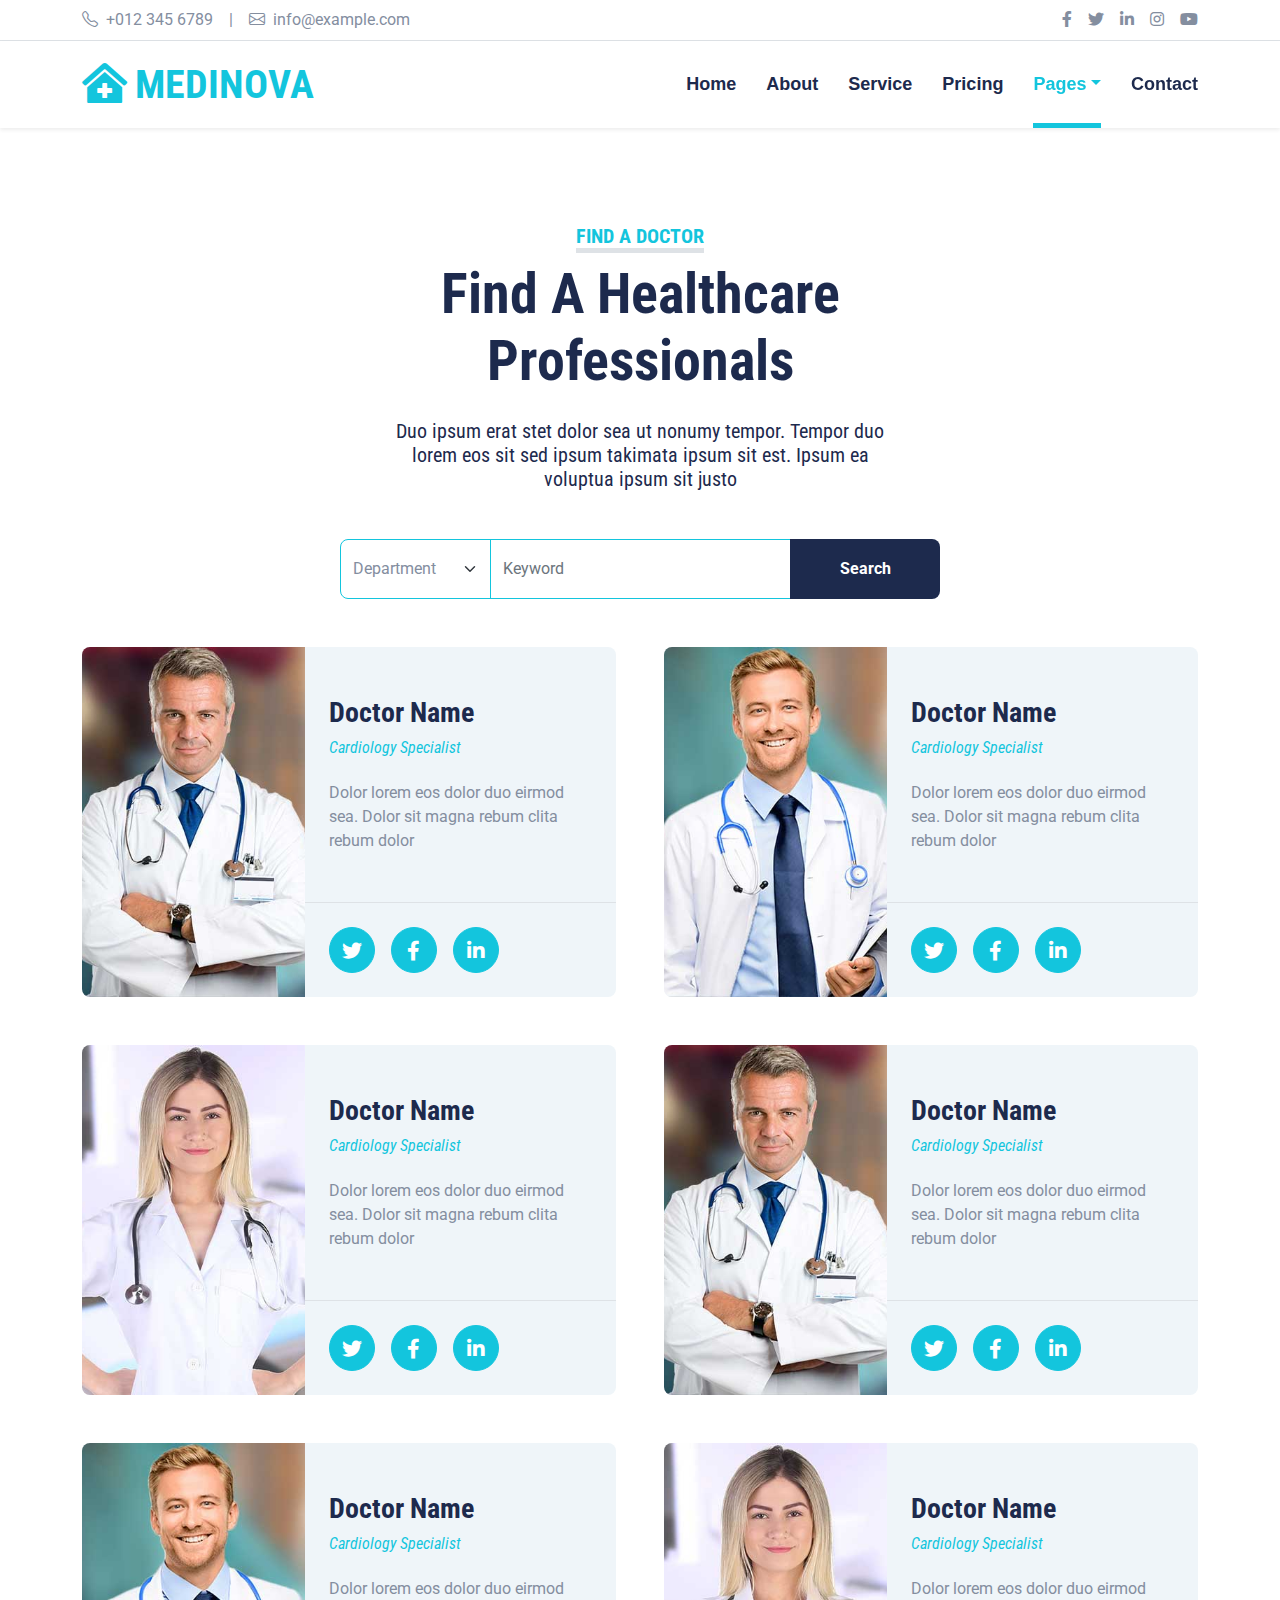
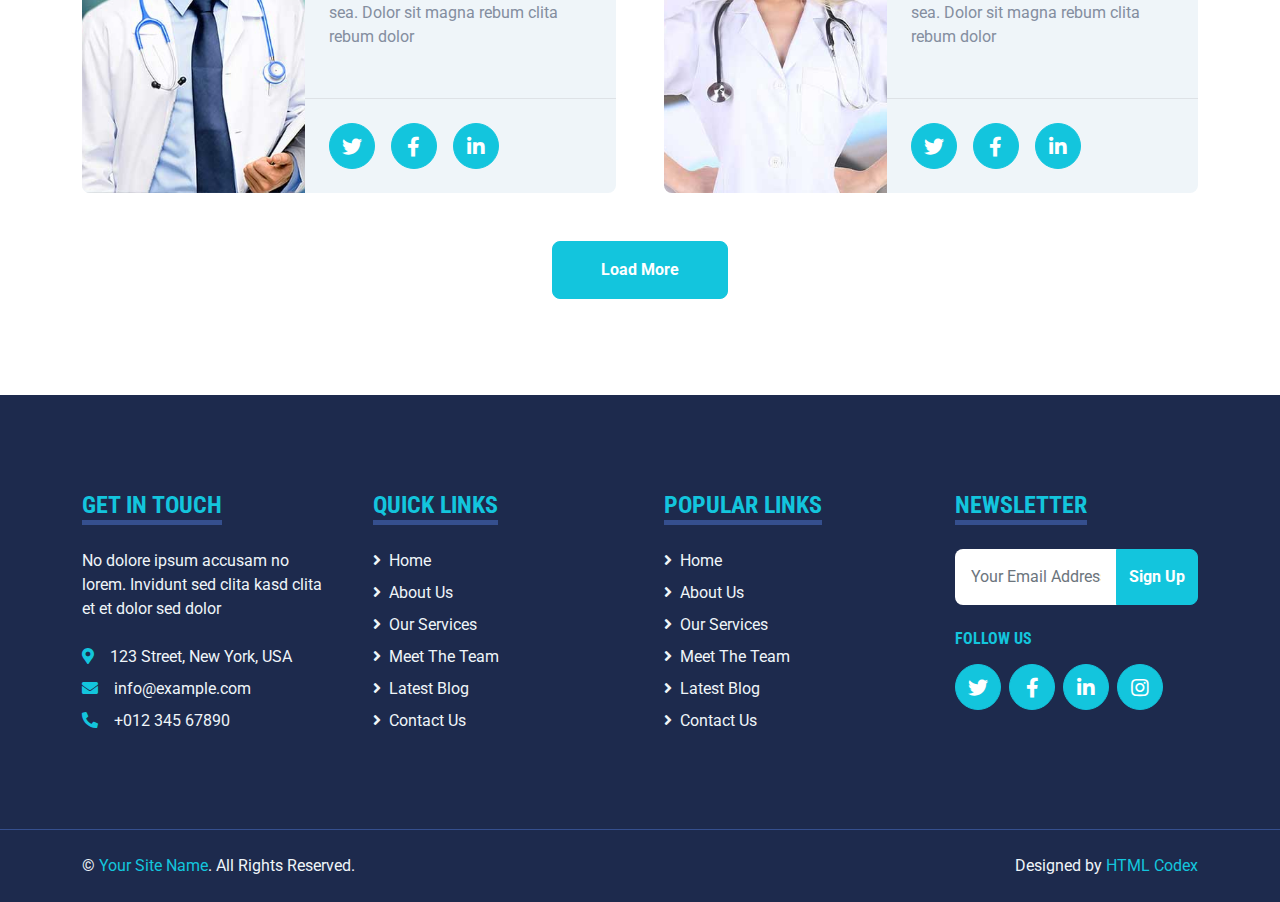
<file: Template/hospital-website-template/search.html>
<!DOCTYPE html>
<html lang="en">

<head>
    <meta charset="utf-8">
    <title>MEDINOVA - Hospital Website Template</title>
    <meta content="width=device-width, initial-scale=1.0" name="viewport">
    <meta content="Free HTML Templates" name="keywords">
    <meta content="Free HTML Templates" name="description">

    <!-- Favicon -->
    <link href="img/favicon.ico" rel="icon">

    <!-- Google Web Fonts -->
    <link rel="preconnect" href="https://fonts.gstatic.com">
    <link href="https://fonts.googleapis.com/css2?family=Roboto+Condensed:wght@400;700&family=Roboto:wght@400;700&display=swap" rel="stylesheet">  

    <!-- Icon Font Stylesheet -->
    <link href="https://cdnjs.cloudflare.com/ajax/libs/font-awesome/5.15.0/css/all.min.css" rel="stylesheet">
    <link href="https://cdn.jsdelivr.net/npm/bootstrap-icons@1.4.1/font/bootstrap-icons.css" rel="stylesheet">

    <!-- Libraries Stylesheet -->
    <link href="lib/owlcarousel/assets/owl.carousel.min.css" rel="stylesheet">
    <link href="lib/tempusdominus/css/tempusdominus-bootstrap-4.min.css" rel="stylesheet" />

    <!-- Customized Bootstrap Stylesheet -->
    <link href="css/bootstrap.min.css" rel="stylesheet">

    <!-- Template Stylesheet -->
    <link href="css/style.css" rel="stylesheet">
</head>

<body>
    <!-- Topbar Start -->
    <div class="container-fluid py-2 border-bottom d-none d-lg-block">
        <div class="container">
            <div class="row">
                <div class="col-md-6 text-center text-lg-start mb-2 mb-lg-0">
                    <div class="d-inline-flex align-items-center">
                        <a class="text-decoration-none text-body pe-3" href=""><i class="bi bi-telephone me-2"></i>+012 345 6789</a>
                        <span class="text-body">|</span>
                        <a class="text-decoration-none text-body px-3" href=""><i class="bi bi-envelope me-2"></i>info@example.com</a>
                    </div>
                </div>
                <div class="col-md-6 text-center text-lg-end">
                    <div class="d-inline-flex align-items-center">
                        <a class="text-body px-2" href="">
                            <i class="fab fa-facebook-f"></i>
                        </a>
                        <a class="text-body px-2" href="">
                            <i class="fab fa-twitter"></i>
                        </a>
                        <a class="text-body px-2" href="">
                            <i class="fab fa-linkedin-in"></i>
                        </a>
                        <a class="text-body px-2" href="">
                            <i class="fab fa-instagram"></i>
                        </a>
                        <a class="text-body ps-2" href="">
                            <i class="fab fa-youtube"></i>
                        </a>
                    </div>
                </div>
            </div>
        </div>
    </div>
    <!-- Topbar End -->


    <!-- Navbar Start -->
    <div class="container-fluid sticky-top bg-white shadow-sm mb-5">
        <div class="container">
            <nav class="navbar navbar-expand-lg bg-white navbar-light py-3 py-lg-0">
                <a href="index.html" class="navbar-brand">
                    <h1 class="m-0 text-uppercase text-primary"><i class="fa fa-clinic-medical me-2"></i>Medinova</h1>
                </a>
                <button class="navbar-toggler" type="button" data-bs-toggle="collapse" data-bs-target="#navbarCollapse">
                    <span class="navbar-toggler-icon"></span>
                </button>
                <div class="collapse navbar-collapse" id="navbarCollapse">
                    <div class="navbar-nav ms-auto py-0">
                        <a href="index.html" class="nav-item nav-link">Home</a>
                        <a href="about.html" class="nav-item nav-link">About</a>
                        <a href="service.html" class="nav-item nav-link">Service</a>
                        <a href="price.html" class="nav-item nav-link">Pricing</a>
                        <div class="nav-item dropdown">
                            <a href="#" class="nav-link dropdown-toggle active" data-bs-toggle="dropdown">Pages</a>
                            <div class="dropdown-menu m-0">
                                <a href="blog.html" class="dropdown-item">Blog Grid</a>
                                <a href="detail.html" class="dropdown-item">Blog Detail</a>
                                <a href="team.html" class="dropdown-item">The Team</a>
                                <a href="testimonial.html" class="dropdown-item">Testimonial</a>
                                <a href="appointment.html" class="dropdown-item">Appointment</a>
                                <a href="search.html" class="dropdown-item active">Search</a>
                            </div>
                        </div>
                        <a href="contact.html" class="nav-item nav-link">Contact</a>
                    </div>
                </div>
            </nav>
        </div>
    </div>
    <!-- Navbar End -->


    <!-- Search Start -->
    <div class="container-fluid pt-5">
        <div class="container">
            <div class="text-center mx-auto mb-5" style="max-width: 500px;">
                <h5 class="d-inline-block text-primary text-uppercase border-bottom border-5">Find A Doctor</h5>
                <h1 class="display-4 mb-4">Find A Healthcare Professionals</h1>
                <h5 class="fw-normal">Duo ipsum erat stet dolor sea ut nonumy tempor. Tempor duo lorem eos sit sed ipsum takimata ipsum sit est. Ipsum ea voluptua ipsum sit justo</h5>
            </div>
            <div class="mx-auto" style="width: 100%; max-width: 600px;">
                <div class="input-group">
                    <select class="form-select border-primary w-25" style="height: 60px;">
                        <option selected>Department</option>
                        <option value="1">Department 1</option>
                        <option value="2">Department 2</option>
                        <option value="3">Department 3</option>
                    </select>
                    <input type="text" class="form-control border-primary w-50" placeholder="Keyword">
                    <button class="btn btn-dark border-0 w-25">Search</button>
                </div>
            </div>
        </div>
    </div>
    <!-- Search End -->


    <!-- Search Result Start -->
    <div class="container-fluid py-5">
        <div class="container">
            <div class="row g-5">
                <div class="col-lg-6 team-item">
                    <div class="row g-0 bg-light rounded overflow-hidden">
                        <div class="col-12 col-sm-5 h-100">
                            <img class="img-fluid h-100" src="img/team-1.jpg" style="object-fit: cover;">
                        </div>
                        <div class="col-12 col-sm-7 h-100 d-flex flex-column">
                            <div class="mt-auto p-4">
                                <h3>Doctor Name</h3>
                                <h6 class="fw-normal fst-italic text-primary mb-4">Cardiology Specialist</h6>
                                <p class="m-0">Dolor lorem eos dolor duo eirmod sea. Dolor sit magna rebum clita rebum dolor</p>
                            </div>
                            <div class="d-flex mt-auto border-top p-4">
                                <a class="btn btn-lg btn-primary btn-lg-square rounded-circle me-3" href="#"><i class="fab fa-twitter"></i></a>
                                <a class="btn btn-lg btn-primary btn-lg-square rounded-circle me-3" href="#"><i class="fab fa-facebook-f"></i></a>
                                <a class="btn btn-lg btn-primary btn-lg-square rounded-circle" href="#"><i class="fab fa-linkedin-in"></i></a>
                            </div>
                        </div>
                    </div>
                </div>
                <div class="col-lg-6 team-item">
                    <div class="row g-0 bg-light rounded overflow-hidden">
                        <div class="col-12 col-sm-5 h-100">
                            <img class="img-fluid h-100" src="img/team-2.jpg" style="object-fit: cover;">
                        </div>
                        <div class="col-12 col-sm-7 h-100 d-flex flex-column">
                            <div class="mt-auto p-4">
                                <h3>Doctor Name</h3>
                                <h6 class="fw-normal fst-italic text-primary mb-4">Cardiology Specialist</h6>
                                <p class="m-0">Dolor lorem eos dolor duo eirmod sea. Dolor sit magna rebum clita rebum dolor</p>
                            </div>
                            <div class="d-flex mt-auto border-top p-4">
                                <a class="btn btn-lg btn-primary btn-lg-square rounded-circle me-3" href="#"><i class="fab fa-twitter"></i></a>
                                <a class="btn btn-lg btn-primary btn-lg-square rounded-circle me-3" href="#"><i class="fab fa-facebook-f"></i></a>
                                <a class="btn btn-lg btn-primary btn-lg-square rounded-circle" href="#"><i class="fab fa-linkedin-in"></i></a>
                            </div>
                        </div>
                    </div>
                </div>
                <div class="col-lg-6 team-item">
                    <div class="row g-0 bg-light rounded overflow-hidden">
                        <div class="col-12 col-sm-5 h-100">
                            <img class="img-fluid h-100" src="img/team-3.jpg" style="object-fit: cover;">
                        </div>
                        <div class="col-12 col-sm-7 h-100 d-flex flex-column">
                            <div class="mt-auto p-4">
                                <h3>Doctor Name</h3>
                                <h6 class="fw-normal fst-italic text-primary mb-4">Cardiology Specialist</h6>
                                <p class="m-0">Dolor lorem eos dolor duo eirmod sea. Dolor sit magna rebum clita rebum dolor</p>
                            </div>
                            <div class="d-flex mt-auto border-top p-4">
                                <a class="btn btn-lg btn-primary btn-lg-square rounded-circle me-3" href="#"><i class="fab fa-twitter"></i></a>
                                <a class="btn btn-lg btn-primary btn-lg-square rounded-circle me-3" href="#"><i class="fab fa-facebook-f"></i></a>
                                <a class="btn btn-lg btn-primary btn-lg-square rounded-circle" href="#"><i class="fab fa-linkedin-in"></i></a>
                            </div>
                        </div>
                    </div>
                </div>
                <div class="col-lg-6 team-item">
                    <div class="row g-0 bg-light rounded overflow-hidden">
                        <div class="col-12 col-sm-5 h-100">
                            <img class="img-fluid h-100" src="img/team-1.jpg" style="object-fit: cover;">
                        </div>
                        <div class="col-12 col-sm-7 h-100 d-flex flex-column">
                            <div class="mt-auto p-4">
                                <h3>Doctor Name</h3>
                                <h6 class="fw-normal fst-italic text-primary mb-4">Cardiology Specialist</h6>
                                <p class="m-0">Dolor lorem eos dolor duo eirmod sea. Dolor sit magna rebum clita rebum dolor</p>
                            </div>
                            <div class="d-flex mt-auto border-top p-4">
                                <a class="btn btn-lg btn-primary btn-lg-square rounded-circle me-3" href="#"><i class="fab fa-twitter"></i></a>
                                <a class="btn btn-lg btn-primary btn-lg-square rounded-circle me-3" href="#"><i class="fab fa-facebook-f"></i></a>
                                <a class="btn btn-lg btn-primary btn-lg-square rounded-circle" href="#"><i class="fab fa-linkedin-in"></i></a>
                            </div>
                        </div>
                    </div>
                </div>
                <div class="col-lg-6 team-item">
                    <div class="row g-0 bg-light rounded overflow-hidden">
                        <div class="col-12 col-sm-5 h-100">
                            <img class="img-fluid h-100" src="img/team-2.jpg" style="object-fit: cover;">
                        </div>
                        <div class="col-12 col-sm-7 h-100 d-flex flex-column">
                            <div class="mt-auto p-4">
                                <h3>Doctor Name</h3>
                                <h6 class="fw-normal fst-italic text-primary mb-4">Cardiology Specialist</h6>
                                <p class="m-0">Dolor lorem eos dolor duo eirmod sea. Dolor sit magna rebum clita rebum dolor</p>
                            </div>
                            <div class="d-flex mt-auto border-top p-4">
                                <a class="btn btn-lg btn-primary btn-lg-square rounded-circle me-3" href="#"><i class="fab fa-twitter"></i></a>
                                <a class="btn btn-lg btn-primary btn-lg-square rounded-circle me-3" href="#"><i class="fab fa-facebook-f"></i></a>
                                <a class="btn btn-lg btn-primary btn-lg-square rounded-circle" href="#"><i class="fab fa-linkedin-in"></i></a>
                            </div>
                        </div>
                    </div>
                </div>
                <div class="col-lg-6 team-item">
                    <div class="row g-0 bg-light rounded overflow-hidden">
                        <div class="col-12 col-sm-5 h-100">
                            <img class="img-fluid h-100" src="img/team-3.jpg" style="object-fit: cover;">
                        </div>
                        <div class="col-12 col-sm-7 h-100 d-flex flex-column">
                            <div class="mt-auto p-4">
                                <h3>Doctor Name</h3>
                                <h6 class="fw-normal fst-italic text-primary mb-4">Cardiology Specialist</h6>
                                <p class="m-0">Dolor lorem eos dolor duo eirmod sea. Dolor sit magna rebum clita rebum dolor</p>
                            </div>
                            <div class="d-flex mt-auto border-top p-4">
                                <a class="btn btn-lg btn-primary btn-lg-square rounded-circle me-3" href="#"><i class="fab fa-twitter"></i></a>
                                <a class="btn btn-lg btn-primary btn-lg-square rounded-circle me-3" href="#"><i class="fab fa-facebook-f"></i></a>
                                <a class="btn btn-lg btn-primary btn-lg-square rounded-circle" href="#"><i class="fab fa-linkedin-in"></i></a>
                            </div>
                        </div>
                    </div>
                </div>
                <div class="col-12 text-center">
                    <button class="btn btn-primary py-3 px-5">Load More</button>
                </div>
            </div>
        </div>
    </div>
    <!-- Search Result End -->


    <!-- Footer Start -->
    <div class="container-fluid bg-dark text-light mt-5 py-5">
        <div class="container py-5">
            <div class="row g-5">
                <div class="col-lg-3 col-md-6">
                    <h4 class="d-inline-block text-primary text-uppercase border-bottom border-5 border-secondary mb-4">Get In Touch</h4>
                    <p class="mb-4">No dolore ipsum accusam no lorem. Invidunt sed clita kasd clita et et dolor sed dolor</p>
                    <p class="mb-2"><i class="fa fa-map-marker-alt text-primary me-3"></i>123 Street, New York, USA</p>
                    <p class="mb-2"><i class="fa fa-envelope text-primary me-3"></i>info@example.com</p>
                    <p class="mb-0"><i class="fa fa-phone-alt text-primary me-3"></i>+012 345 67890</p>
                </div>
                <div class="col-lg-3 col-md-6">
                    <h4 class="d-inline-block text-primary text-uppercase border-bottom border-5 border-secondary mb-4">Quick Links</h4>
                    <div class="d-flex flex-column justify-content-start">
                        <a class="text-light mb-2" href="#"><i class="fa fa-angle-right me-2"></i>Home</a>
                        <a class="text-light mb-2" href="#"><i class="fa fa-angle-right me-2"></i>About Us</a>
                        <a class="text-light mb-2" href="#"><i class="fa fa-angle-right me-2"></i>Our Services</a>
                        <a class="text-light mb-2" href="#"><i class="fa fa-angle-right me-2"></i>Meet The Team</a>
                        <a class="text-light mb-2" href="#"><i class="fa fa-angle-right me-2"></i>Latest Blog</a>
                        <a class="text-light" href="#"><i class="fa fa-angle-right me-2"></i>Contact Us</a>
                    </div>
                </div>
                <div class="col-lg-3 col-md-6">
                    <h4 class="d-inline-block text-primary text-uppercase border-bottom border-5 border-secondary mb-4">Popular Links</h4>
                    <div class="d-flex flex-column justify-content-start">
                        <a class="text-light mb-2" href="#"><i class="fa fa-angle-right me-2"></i>Home</a>
                        <a class="text-light mb-2" href="#"><i class="fa fa-angle-right me-2"></i>About Us</a>
                        <a class="text-light mb-2" href="#"><i class="fa fa-angle-right me-2"></i>Our Services</a>
                        <a class="text-light mb-2" href="#"><i class="fa fa-angle-right me-2"></i>Meet The Team</a>
                        <a class="text-light mb-2" href="#"><i class="fa fa-angle-right me-2"></i>Latest Blog</a>
                        <a class="text-light" href="#"><i class="fa fa-angle-right me-2"></i>Contact Us</a>
                    </div>
                </div>
                <div class="col-lg-3 col-md-6">
                    <h4 class="d-inline-block text-primary text-uppercase border-bottom border-5 border-secondary mb-4">Newsletter</h4>
                    <form action="">
                        <div class="input-group">
                            <input type="text" class="form-control p-3 border-0" placeholder="Your Email Address">
                            <button class="btn btn-primary">Sign Up</button>
                        </div>
                    </form>
                    <h6 class="text-primary text-uppercase mt-4 mb-3">Follow Us</h6>
                    <div class="d-flex">
                        <a class="btn btn-lg btn-primary btn-lg-square rounded-circle me-2" href="#"><i class="fab fa-twitter"></i></a>
                        <a class="btn btn-lg btn-primary btn-lg-square rounded-circle me-2" href="#"><i class="fab fa-facebook-f"></i></a>
                        <a class="btn btn-lg btn-primary btn-lg-square rounded-circle me-2" href="#"><i class="fab fa-linkedin-in"></i></a>
                        <a class="btn btn-lg btn-primary btn-lg-square rounded-circle" href="#"><i class="fab fa-instagram"></i></a>
                    </div>
                </div>
            </div>
        </div>
    </div>
    <div class="container-fluid bg-dark text-light border-top border-secondary py-4">
        <div class="container">
            <div class="row g-5">
                <div class="col-md-6 text-center text-md-start">
                    <p class="mb-md-0">&copy; <a class="text-primary" href="#">Your Site Name</a>. All Rights Reserved.</p>
                </div>
                <div class="col-md-6 text-center text-md-end">
                    <p class="mb-0">Designed by <a class="text-primary" href="https://htmlcodex.com">HTML Codex</a></p>
                </div>
            </div>
        </div>
    </div>
    <!-- Footer End -->


    <!-- Back to Top -->
    <a href="#" class="btn btn-lg btn-primary btn-lg-square back-to-top"><i class="bi bi-arrow-up"></i></a>


    <!-- JavaScript Libraries -->
    <script src="https://code.jquery.com/jquery-3.4.1.min.js"></script>
    <script src="https://cdn.jsdelivr.net/npm/bootstrap@5.0.0/dist/js/bootstrap.bundle.min.js"></script>
    <script src="lib/easing/easing.min.js"></script>
    <script src="lib/waypoints/waypoints.min.js"></script>
    <script src="lib/owlcarousel/owl.carousel.min.js"></script>
    <script src="lib/tempusdominus/js/moment.min.js"></script>
    <script src="lib/tempusdominus/js/moment-timezone.min.js"></script>
    <script src="lib/tempusdominus/js/tempusdominus-bootstrap-4.min.js"></script>

    <!-- Template Javascript -->
    <script src="js/main.js"></script>
</body>

</html>
</file>
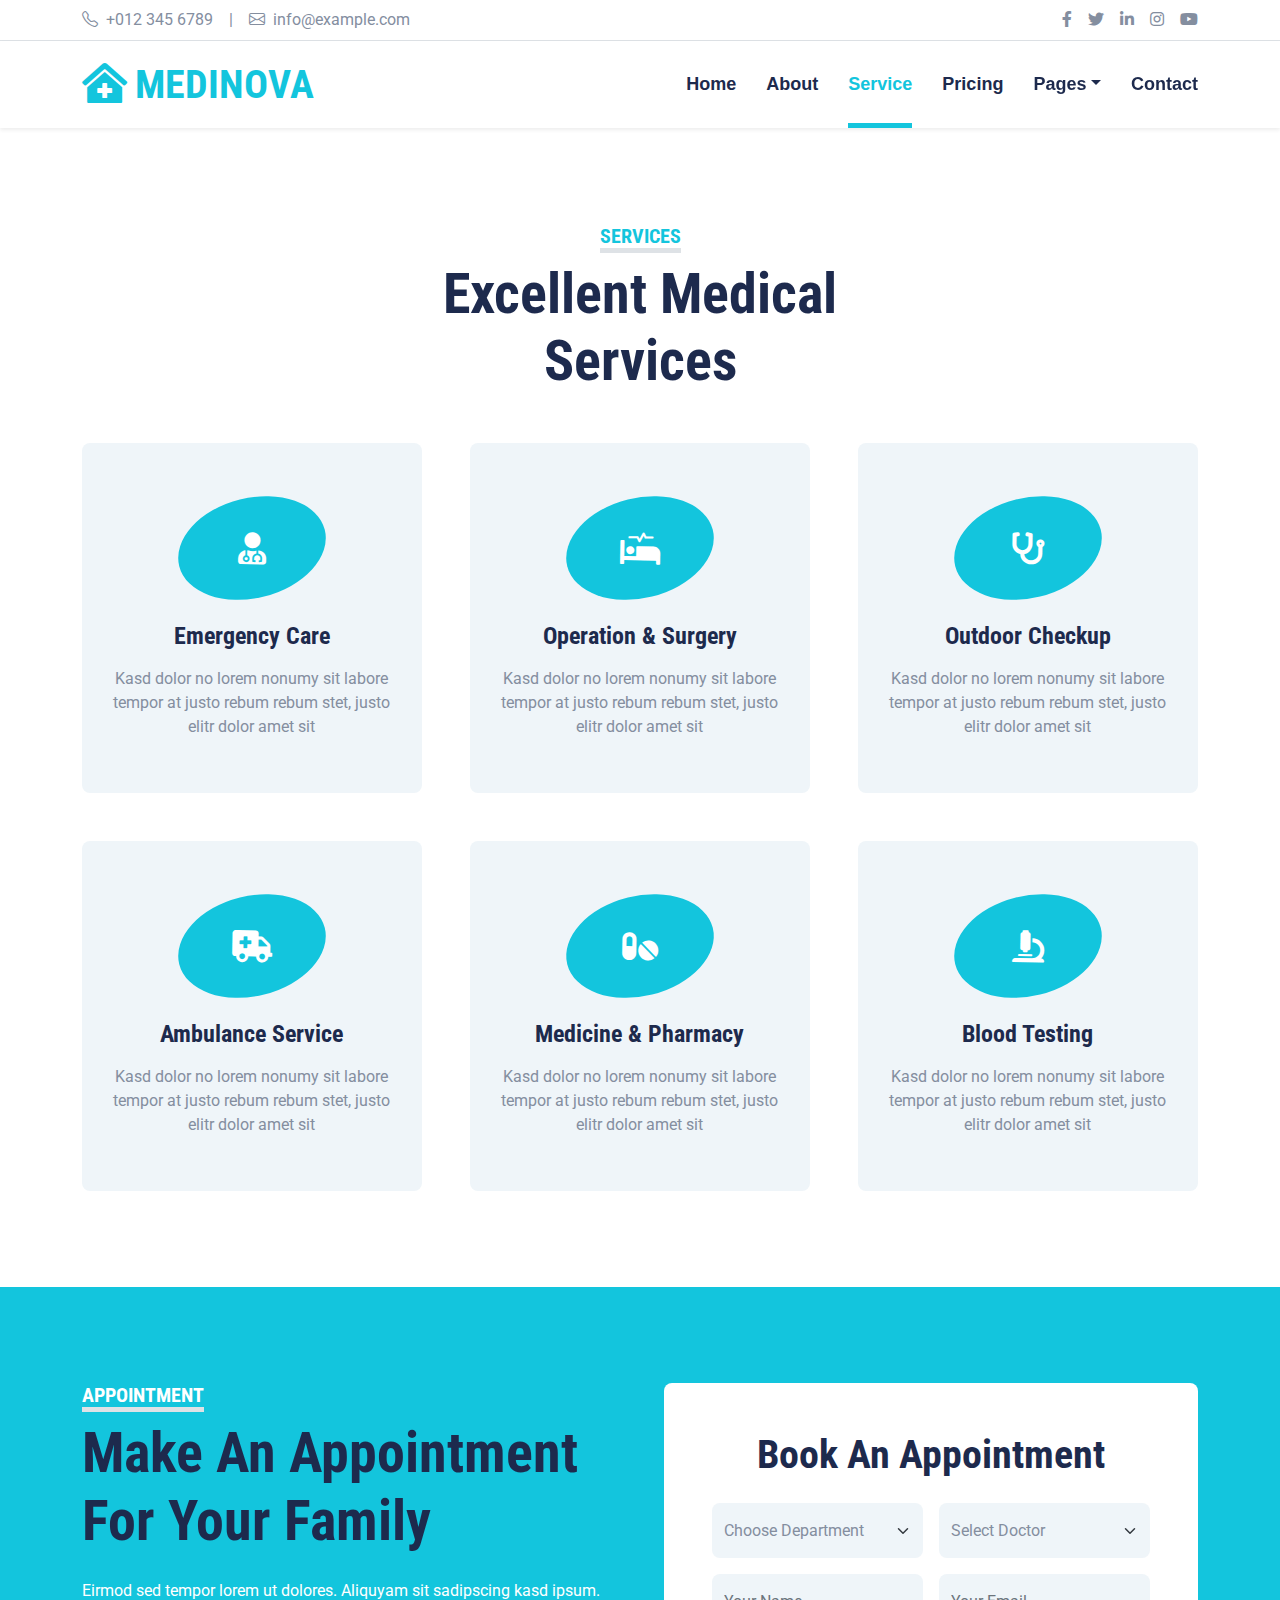
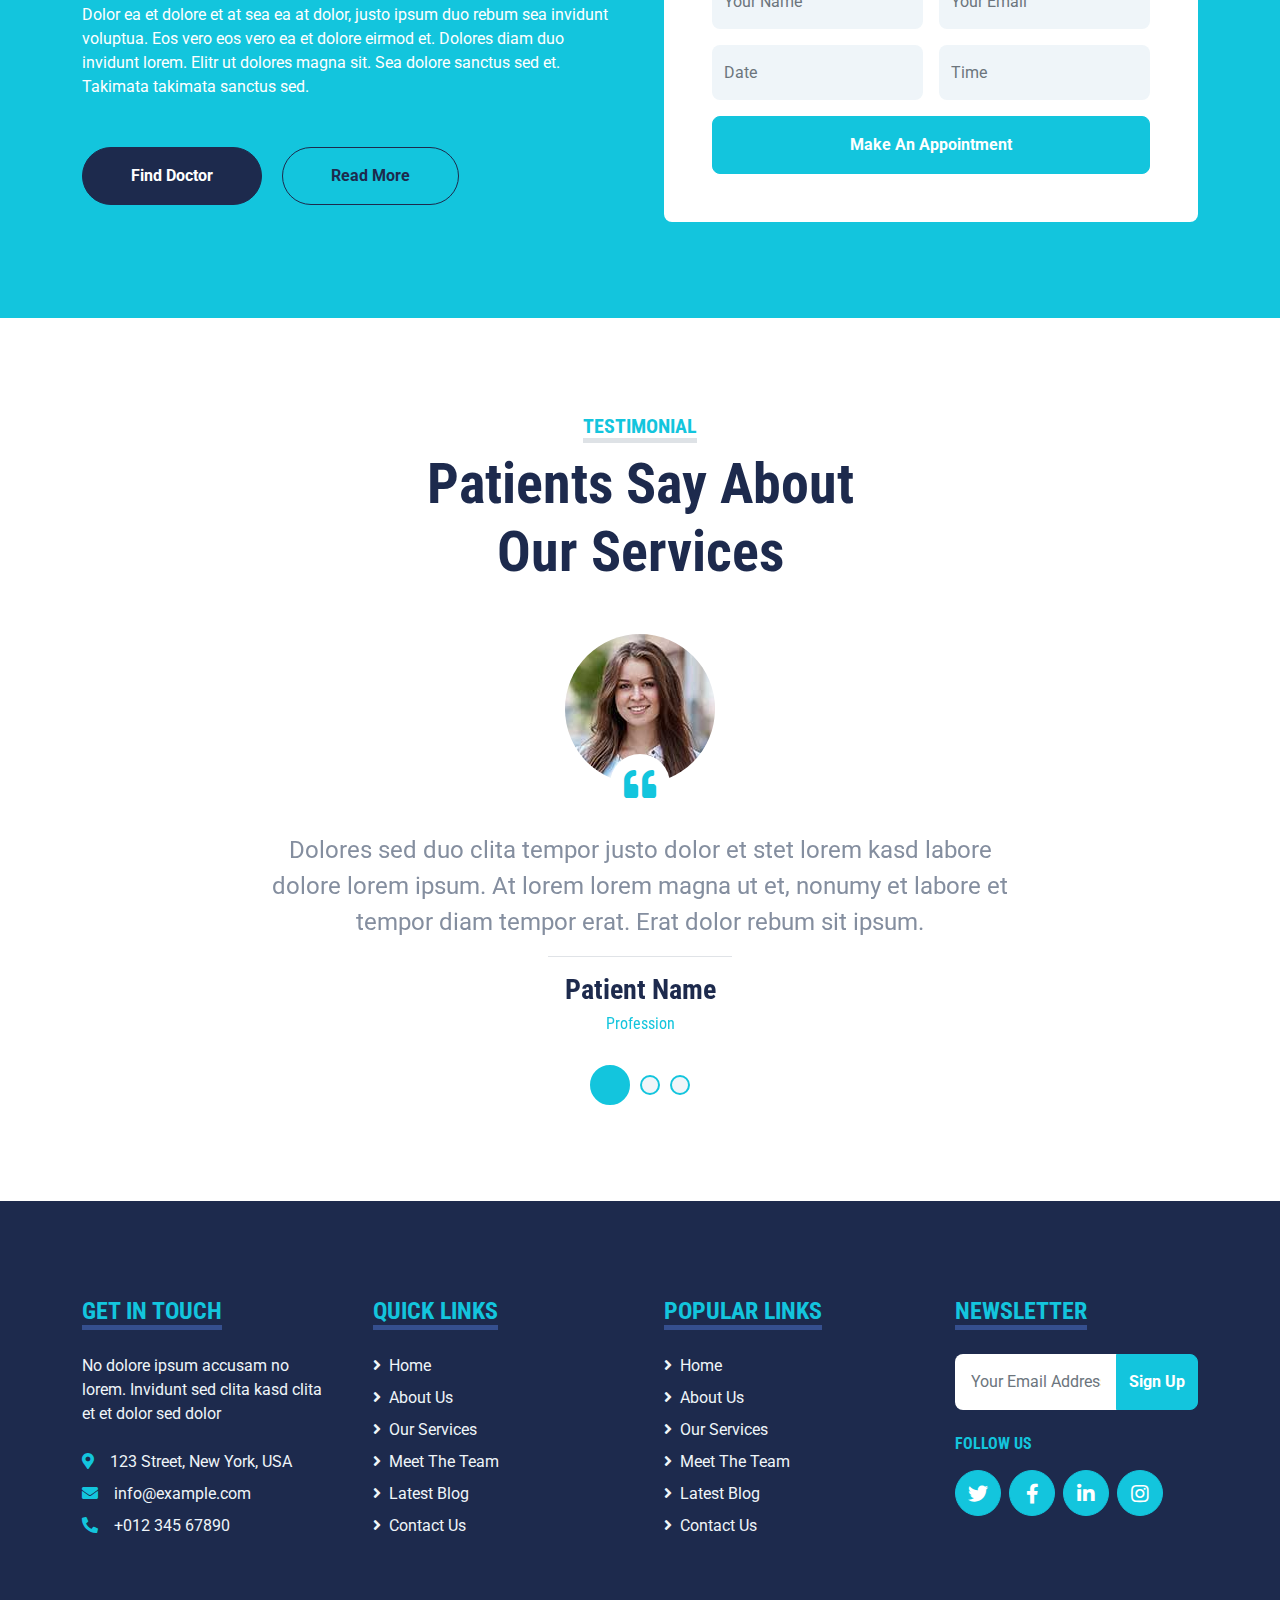
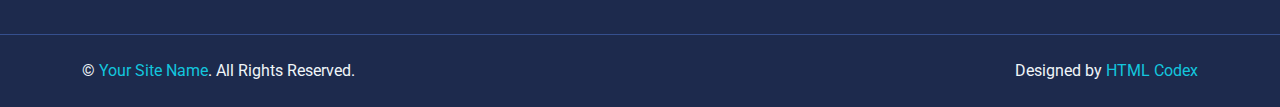
<file: Template/hospital-website-template/service.html>
<!DOCTYPE html>
<html lang="en">

<head>
    <meta charset="utf-8">
    <title>MEDINOVA - Hospital Website Template</title>
    <meta content="width=device-width, initial-scale=1.0" name="viewport">
    <meta content="Free HTML Templates" name="keywords">
    <meta content="Free HTML Templates" name="description">

    <!-- Favicon -->
    <link href="img/favicon.ico" rel="icon">

    <!-- Google Web Fonts -->
    <link rel="preconnect" href="https://fonts.gstatic.com">
    <link href="https://fonts.googleapis.com/css2?family=Roboto+Condensed:wght@400;700&family=Roboto:wght@400;700&display=swap" rel="stylesheet">  

    <!-- Icon Font Stylesheet -->
    <link href="https://cdnjs.cloudflare.com/ajax/libs/font-awesome/5.15.0/css/all.min.css" rel="stylesheet">
    <link href="https://cdn.jsdelivr.net/npm/bootstrap-icons@1.4.1/font/bootstrap-icons.css" rel="stylesheet">

    <!-- Libraries Stylesheet -->
    <link href="lib/owlcarousel/assets/owl.carousel.min.css" rel="stylesheet">
    <link href="lib/tempusdominus/css/tempusdominus-bootstrap-4.min.css" rel="stylesheet" />

    <!-- Customized Bootstrap Stylesheet -->
    <link href="css/bootstrap.min.css" rel="stylesheet">

    <!-- Template Stylesheet -->
    <link href="css/style.css" rel="stylesheet">
</head>

<body>
    <!-- Topbar Start -->
    <div class="container-fluid py-2 border-bottom d-none d-lg-block">
        <div class="container">
            <div class="row">
                <div class="col-md-6 text-center text-lg-start mb-2 mb-lg-0">
                    <div class="d-inline-flex align-items-center">
                        <a class="text-decoration-none text-body pe-3" href=""><i class="bi bi-telephone me-2"></i>+012 345 6789</a>
                        <span class="text-body">|</span>
                        <a class="text-decoration-none text-body px-3" href=""><i class="bi bi-envelope me-2"></i>info@example.com</a>
                    </div>
                </div>
                <div class="col-md-6 text-center text-lg-end">
                    <div class="d-inline-flex align-items-center">
                        <a class="text-body px-2" href="">
                            <i class="fab fa-facebook-f"></i>
                        </a>
                        <a class="text-body px-2" href="">
                            <i class="fab fa-twitter"></i>
                        </a>
                        <a class="text-body px-2" href="">
                            <i class="fab fa-linkedin-in"></i>
                        </a>
                        <a class="text-body px-2" href="">
                            <i class="fab fa-instagram"></i>
                        </a>
                        <a class="text-body ps-2" href="">
                            <i class="fab fa-youtube"></i>
                        </a>
                    </div>
                </div>
            </div>
        </div>
    </div>
    <!-- Topbar End -->


    <!-- Navbar Start -->
    <div class="container-fluid sticky-top bg-white shadow-sm mb-5">
        <div class="container">
            <nav class="navbar navbar-expand-lg bg-white navbar-light py-3 py-lg-0">
                <a href="index.html" class="navbar-brand">
                    <h1 class="m-0 text-uppercase text-primary"><i class="fa fa-clinic-medical me-2"></i>Medinova</h1>
                </a>
                <button class="navbar-toggler" type="button" data-bs-toggle="collapse" data-bs-target="#navbarCollapse">
                    <span class="navbar-toggler-icon"></span>
                </button>
                <div class="collapse navbar-collapse" id="navbarCollapse">
                    <div class="navbar-nav ms-auto py-0">
                        <a href="index.html" class="nav-item nav-link">Home</a>
                        <a href="about.html" class="nav-item nav-link">About</a>
                        <a href="service.html" class="nav-item nav-link active">Service</a>
                        <a href="price.html" class="nav-item nav-link">Pricing</a>
                        <div class="nav-item dropdown">
                            <a href="#" class="nav-link dropdown-toggle" data-bs-toggle="dropdown">Pages</a>
                            <div class="dropdown-menu m-0">
                                <a href="blog.html" class="dropdown-item">Blog Grid</a>
                                <a href="detail.html" class="dropdown-item">Blog Detail</a>
                                <a href="team.html" class="dropdown-item">The Team</a>
                                <a href="testimonial.html" class="dropdown-item">Testimonial</a>
                                <a href="appointment.html" class="dropdown-item">Appointment</a>
                                <a href="search.html" class="dropdown-item">Search</a>
                            </div>
                        </div>
                        <a href="contact.html" class="nav-item nav-link">Contact</a>
                    </div>
                </div>
            </nav>
        </div>
    </div>
    <!-- Navbar End -->
    

    <!-- Services Start -->
    <div class="container-fluid py-5">
        <div class="container">
            <div class="text-center mx-auto mb-5" style="max-width: 500px;">
                <h5 class="d-inline-block text-primary text-uppercase border-bottom border-5">Services</h5>
                <h1 class="display-4">Excellent Medical Services</h1>
            </div>
            <div class="row g-5">
                <div class="col-lg-4 col-md-6">
                    <div class="service-item bg-light rounded d-flex flex-column align-items-center justify-content-center text-center">
                        <div class="service-icon mb-4">
                            <i class="fa fa-2x fa-user-md text-white"></i>
                        </div>
                        <h4 class="mb-3">Emergency Care</h4>
                        <p class="m-0">Kasd dolor no lorem nonumy sit labore tempor at justo rebum rebum stet, justo elitr dolor amet sit</p>
                        <a class="btn btn-lg btn-primary rounded-pill" href="">
                            <i class="bi bi-arrow-right"></i>
                        </a>
                    </div>
                </div>
                <div class="col-lg-4 col-md-6">
                    <div class="service-item bg-light rounded d-flex flex-column align-items-center justify-content-center text-center">
                        <div class="service-icon mb-4">
                            <i class="fa fa-2x fa-procedures text-white"></i>
                        </div>
                        <h4 class="mb-3">Operation & Surgery</h4>
                        <p class="m-0">Kasd dolor no lorem nonumy sit labore tempor at justo rebum rebum stet, justo elitr dolor amet sit</p>
                        <a class="btn btn-lg btn-primary rounded-pill" href="">
                            <i class="bi bi-arrow-right"></i>
                        </a>
                    </div>
                </div>
                <div class="col-lg-4 col-md-6">
                    <div class="service-item bg-light rounded d-flex flex-column align-items-center justify-content-center text-center">
                        <div class="service-icon mb-4">
                            <i class="fa fa-2x fa-stethoscope text-white"></i>
                        </div>
                        <h4 class="mb-3">Outdoor Checkup</h4>
                        <p class="m-0">Kasd dolor no lorem nonumy sit labore tempor at justo rebum rebum stet, justo elitr dolor amet sit</p>
                        <a class="btn btn-lg btn-primary rounded-pill" href="">
                            <i class="bi bi-arrow-right"></i>
                        </a>
                    </div>
                </div>
                <div class="col-lg-4 col-md-6">
                    <div class="service-item bg-light rounded d-flex flex-column align-items-center justify-content-center text-center">
                        <div class="service-icon mb-4">
                            <i class="fa fa-2x fa-ambulance text-white"></i>
                        </div>
                        <h4 class="mb-3">Ambulance Service</h4>
                        <p class="m-0">Kasd dolor no lorem nonumy sit labore tempor at justo rebum rebum stet, justo elitr dolor amet sit</p>
                        <a class="btn btn-lg btn-primary rounded-pill" href="">
                            <i class="bi bi-arrow-right"></i>
                        </a>
                    </div>
                </div>
                <div class="col-lg-4 col-md-6">
                    <div class="service-item bg-light rounded d-flex flex-column align-items-center justify-content-center text-center">
                        <div class="service-icon mb-4">
                            <i class="fa fa-2x fa-pills text-white"></i>
                        </div>
                        <h4 class="mb-3">Medicine & Pharmacy</h4>
                        <p class="m-0">Kasd dolor no lorem nonumy sit labore tempor at justo rebum rebum stet, justo elitr dolor amet sit</p>
                        <a class="btn btn-lg btn-primary rounded-pill" href="">
                            <i class="bi bi-arrow-right"></i>
                        </a>
                    </div>
                </div>
                <div class="col-lg-4 col-md-6">
                    <div class="service-item bg-light rounded d-flex flex-column align-items-center justify-content-center text-center">
                        <div class="service-icon mb-4">
                            <i class="fa fa-2x fa-microscope text-white"></i>
                        </div>
                        <h4 class="mb-3">Blood Testing</h4>
                        <p class="m-0">Kasd dolor no lorem nonumy sit labore tempor at justo rebum rebum stet, justo elitr dolor amet sit</p>
                        <a class="btn btn-lg btn-primary rounded-pill" href="">
                            <i class="bi bi-arrow-right"></i>
                        </a>
                    </div>
                </div>
            </div>
        </div>
    </div>
    <!-- Services End -->


    <!-- Appointment Start -->
    <div class="container-fluid bg-primary my-5 py-5">
        <div class="container py-5">
            <div class="row gx-5">
                <div class="col-lg-6 mb-5 mb-lg-0">
                    <div class="mb-4">
                        <h5 class="d-inline-block text-white text-uppercase border-bottom border-5">Appointment</h5>
                        <h1 class="display-4">Make An Appointment For Your Family</h1>
                    </div>
                    <p class="text-white mb-5">Eirmod sed tempor lorem ut dolores. Aliquyam sit sadipscing kasd ipsum. Dolor ea et dolore et at sea ea at dolor, justo ipsum duo rebum sea invidunt voluptua. Eos vero eos vero ea et dolore eirmod et. Dolores diam duo invidunt lorem. Elitr ut dolores magna sit. Sea dolore sanctus sed et. Takimata takimata sanctus sed.</p>
                    <a class="btn btn-dark rounded-pill py-3 px-5 me-3" href="">Find Doctor</a>
                    <a class="btn btn-outline-dark rounded-pill py-3 px-5" href="">Read More</a>
                </div>
                <div class="col-lg-6">
                    <div class="bg-white text-center rounded p-5">
                        <h1 class="mb-4">Book An Appointment</h1>
                        <form>
                            <div class="row g-3">
                                <div class="col-12 col-sm-6">
                                    <select class="form-select bg-light border-0" style="height: 55px;">
                                        <option selected>Choose Department</option>
                                        <option value="1">Department 1</option>
                                        <option value="2">Department 2</option>
                                        <option value="3">Department 3</option>
                                    </select>
                                </div>
                                <div class="col-12 col-sm-6">
                                    <select class="form-select bg-light border-0" style="height: 55px;">
                                        <option selected>Select Doctor</option>
                                        <option value="1">Doctor 1</option>
                                        <option value="2">Doctor 2</option>
                                        <option value="3">Doctor 3</option>
                                    </select>
                                </div>
                                <div class="col-12 col-sm-6">
                                    <input type="text" class="form-control bg-light border-0" placeholder="Your Name" style="height: 55px;">
                                </div>
                                <div class="col-12 col-sm-6">
                                    <input type="email" class="form-control bg-light border-0" placeholder="Your Email" style="height: 55px;">
                                </div>
                                <div class="col-12 col-sm-6">
                                    <div class="date" id="date" data-target-input="nearest">
                                        <input type="text"
                                            class="form-control bg-light border-0 datetimepicker-input"
                                            placeholder="Date" data-target="#date" data-toggle="datetimepicker" style="height: 55px;">
                                    </div>
                                </div>
                                <div class="col-12 col-sm-6">
                                    <div class="time" id="time" data-target-input="nearest">
                                        <input type="text"
                                            class="form-control bg-light border-0 datetimepicker-input"
                                            placeholder="Time" data-target="#time" data-toggle="datetimepicker" style="height: 55px;">
                                    </div>
                                </div>
                                <div class="col-12">
                                    <button class="btn btn-primary w-100 py-3" type="submit">Make An Appointment</button>
                                </div>
                            </div>
                        </form>
                    </div>
                </div>
            </div>
        </div>
    </div>
    <!-- Appointment End -->


    <!-- Testimonial Start -->
    <div class="container-fluid py-5">
        <div class="container">
            <div class="text-center mx-auto mb-5" style="max-width: 500px;">
                <h5 class="d-inline-block text-primary text-uppercase border-bottom border-5">Testimonial</h5>
                <h1 class="display-4">Patients Say About Our Services</h1>
            </div>
            <div class="row justify-content-center">
                <div class="col-lg-8">
                    <div class="owl-carousel testimonial-carousel">
                        <div class="testimonial-item text-center">
                            <div class="position-relative mb-5">
                                <img class="img-fluid rounded-circle mx-auto" src="img/testimonial-1.jpg" alt="">
                                <div class="position-absolute top-100 start-50 translate-middle d-flex align-items-center justify-content-center bg-white rounded-circle" style="width: 60px; height: 60px;">
                                    <i class="fa fa-quote-left fa-2x text-primary"></i>
                                </div>
                            </div>
                            <p class="fs-4 fw-normal">Dolores sed duo clita tempor justo dolor et stet lorem kasd labore dolore lorem ipsum. At lorem lorem magna ut et, nonumy et labore et tempor diam tempor erat. Erat dolor rebum sit ipsum.</p>
                            <hr class="w-25 mx-auto">
                            <h3>Patient Name</h3>
                            <h6 class="fw-normal text-primary mb-3">Profession</h6>
                        </div>
                        <div class="testimonial-item text-center">
                            <div class="position-relative mb-5">
                                <img class="img-fluid rounded-circle mx-auto" src="img/testimonial-2.jpg" alt="">
                                <div class="position-absolute top-100 start-50 translate-middle d-flex align-items-center justify-content-center bg-white rounded-circle" style="width: 60px; height: 60px;">
                                    <i class="fa fa-quote-left fa-2x text-primary"></i>
                                </div>
                            </div>
                            <p class="fs-4 fw-normal">Dolores sed duo clita tempor justo dolor et stet lorem kasd labore dolore lorem ipsum. At lorem lorem magna ut et, nonumy et labore et tempor diam tempor erat. Erat dolor rebum sit ipsum.</p>
                            <hr class="w-25 mx-auto">
                            <h3>Patient Name</h3>
                            <h6 class="fw-normal text-primary mb-3">Profession</h6>
                        </div>
                        <div class="testimonial-item text-center">
                            <div class="position-relative mb-5">
                                <img class="img-fluid rounded-circle mx-auto" src="img/testimonial-3.jpg" alt="">
                                <div class="position-absolute top-100 start-50 translate-middle d-flex align-items-center justify-content-center bg-white rounded-circle" style="width: 60px; height: 60px;">
                                    <i class="fa fa-quote-left fa-2x text-primary"></i>
                                </div>
                            </div>
                            <p class="fs-4 fw-normal">Dolores sed duo clita tempor justo dolor et stet lorem kasd labore dolore lorem ipsum. At lorem lorem magna ut et, nonumy et labore et tempor diam tempor erat. Erat dolor rebum sit ipsum.</p>
                            <hr class="w-25 mx-auto">
                            <h3>Patient Name</h3>
                            <h6 class="fw-normal text-primary mb-3">Profession</h6>
                        </div>
                    </div>
                </div>
            </div>
        </div>
    </div>
    <!-- Testimonial End -->


    <!-- Footer Start -->
    <div class="container-fluid bg-dark text-light mt-5 py-5">
        <div class="container py-5">
            <div class="row g-5">
                <div class="col-lg-3 col-md-6">
                    <h4 class="d-inline-block text-primary text-uppercase border-bottom border-5 border-secondary mb-4">Get In Touch</h4>
                    <p class="mb-4">No dolore ipsum accusam no lorem. Invidunt sed clita kasd clita et et dolor sed dolor</p>
                    <p class="mb-2"><i class="fa fa-map-marker-alt text-primary me-3"></i>123 Street, New York, USA</p>
                    <p class="mb-2"><i class="fa fa-envelope text-primary me-3"></i>info@example.com</p>
                    <p class="mb-0"><i class="fa fa-phone-alt text-primary me-3"></i>+012 345 67890</p>
                </div>
                <div class="col-lg-3 col-md-6">
                    <h4 class="d-inline-block text-primary text-uppercase border-bottom border-5 border-secondary mb-4">Quick Links</h4>
                    <div class="d-flex flex-column justify-content-start">
                        <a class="text-light mb-2" href="#"><i class="fa fa-angle-right me-2"></i>Home</a>
                        <a class="text-light mb-2" href="#"><i class="fa fa-angle-right me-2"></i>About Us</a>
                        <a class="text-light mb-2" href="#"><i class="fa fa-angle-right me-2"></i>Our Services</a>
                        <a class="text-light mb-2" href="#"><i class="fa fa-angle-right me-2"></i>Meet The Team</a>
                        <a class="text-light mb-2" href="#"><i class="fa fa-angle-right me-2"></i>Latest Blog</a>
                        <a class="text-light" href="#"><i class="fa fa-angle-right me-2"></i>Contact Us</a>
                    </div>
                </div>
                <div class="col-lg-3 col-md-6">
                    <h4 class="d-inline-block text-primary text-uppercase border-bottom border-5 border-secondary mb-4">Popular Links</h4>
                    <div class="d-flex flex-column justify-content-start">
                        <a class="text-light mb-2" href="#"><i class="fa fa-angle-right me-2"></i>Home</a>
                        <a class="text-light mb-2" href="#"><i class="fa fa-angle-right me-2"></i>About Us</a>
                        <a class="text-light mb-2" href="#"><i class="fa fa-angle-right me-2"></i>Our Services</a>
                        <a class="text-light mb-2" href="#"><i class="fa fa-angle-right me-2"></i>Meet The Team</a>
                        <a class="text-light mb-2" href="#"><i class="fa fa-angle-right me-2"></i>Latest Blog</a>
                        <a class="text-light" href="#"><i class="fa fa-angle-right me-2"></i>Contact Us</a>
                    </div>
                </div>
                <div class="col-lg-3 col-md-6">
                    <h4 class="d-inline-block text-primary text-uppercase border-bottom border-5 border-secondary mb-4">Newsletter</h4>
                    <form action="">
                        <div class="input-group">
                            <input type="text" class="form-control p-3 border-0" placeholder="Your Email Address">
                            <button class="btn btn-primary">Sign Up</button>
                        </div>
                    </form>
                    <h6 class="text-primary text-uppercase mt-4 mb-3">Follow Us</h6>
                    <div class="d-flex">
                        <a class="btn btn-lg btn-primary btn-lg-square rounded-circle me-2" href="#"><i class="fab fa-twitter"></i></a>
                        <a class="btn btn-lg btn-primary btn-lg-square rounded-circle me-2" href="#"><i class="fab fa-facebook-f"></i></a>
                        <a class="btn btn-lg btn-primary btn-lg-square rounded-circle me-2" href="#"><i class="fab fa-linkedin-in"></i></a>
                        <a class="btn btn-lg btn-primary btn-lg-square rounded-circle" href="#"><i class="fab fa-instagram"></i></a>
                    </div>
                </div>
            </div>
        </div>
    </div>
    <div class="container-fluid bg-dark text-light border-top border-secondary py-4">
        <div class="container">
            <div class="row g-5">
                <div class="col-md-6 text-center text-md-start">
                    <p class="mb-md-0">&copy; <a class="text-primary" href="#">Your Site Name</a>. All Rights Reserved.</p>
                </div>
                <div class="col-md-6 text-center text-md-end">
                    <p class="mb-0">Designed by <a class="text-primary" href="https://htmlcodex.com">HTML Codex</a></p>
                </div>
            </div>
        </div>
    </div>
    <!-- Footer End -->


    <!-- Back to Top -->
    <a href="#" class="btn btn-lg btn-primary btn-lg-square back-to-top"><i class="bi bi-arrow-up"></i></a>


    <!-- JavaScript Libraries -->
    <script src="https://code.jquery.com/jquery-3.4.1.min.js"></script>
    <script src="https://cdn.jsdelivr.net/npm/bootstrap@5.0.0/dist/js/bootstrap.bundle.min.js"></script>
    <script src="lib/easing/easing.min.js"></script>
    <script src="lib/waypoints/waypoints.min.js"></script>
    <script src="lib/owlcarousel/owl.carousel.min.js"></script>
    <script src="lib/tempusdominus/js/moment.min.js"></script>
    <script src="lib/tempusdominus/js/moment-timezone.min.js"></script>
    <script src="lib/tempusdominus/js/tempusdominus-bootstrap-4.min.js"></script>

    <!-- Template Javascript -->
    <script src="js/main.js"></script>
</body>

</html>
</file>
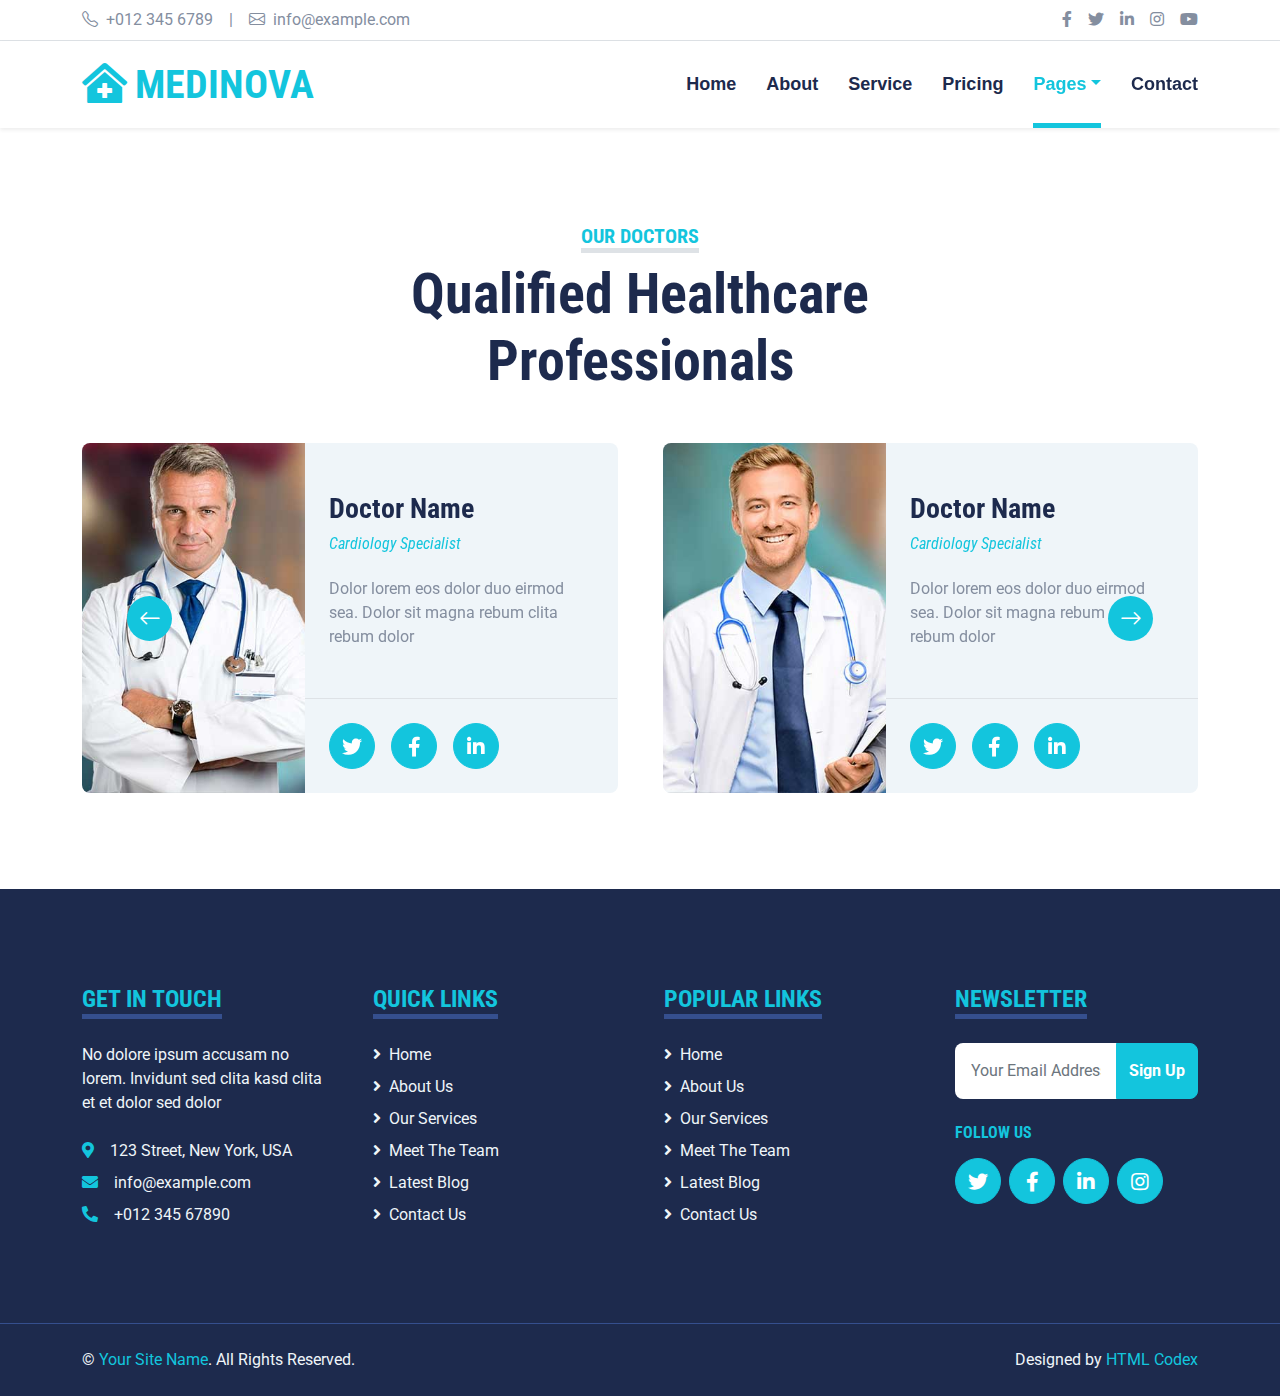
<file: Template/hospital-website-template/team.html>
<!DOCTYPE html>
<html lang="en">

<head>
    <meta charset="utf-8">
    <title>MEDINOVA - Hospital Website Template</title>
    <meta content="width=device-width, initial-scale=1.0" name="viewport">
    <meta content="Free HTML Templates" name="keywords">
    <meta content="Free HTML Templates" name="description">

    <!-- Favicon -->
    <link href="img/favicon.ico" rel="icon">

    <!-- Google Web Fonts -->
    <link rel="preconnect" href="https://fonts.gstatic.com">
    <link href="https://fonts.googleapis.com/css2?family=Roboto+Condensed:wght@400;700&family=Roboto:wght@400;700&display=swap" rel="stylesheet">  

    <!-- Icon Font Stylesheet -->
    <link href="https://cdnjs.cloudflare.com/ajax/libs/font-awesome/5.15.0/css/all.min.css" rel="stylesheet">
    <link href="https://cdn.jsdelivr.net/npm/bootstrap-icons@1.4.1/font/bootstrap-icons.css" rel="stylesheet">

    <!-- Libraries Stylesheet -->
    <link href="lib/owlcarousel/assets/owl.carousel.min.css" rel="stylesheet">
    <link href="lib/tempusdominus/css/tempusdominus-bootstrap-4.min.css" rel="stylesheet" />

    <!-- Customized Bootstrap Stylesheet -->
    <link href="css/bootstrap.min.css" rel="stylesheet">

    <!-- Template Stylesheet -->
    <link href="css/style.css" rel="stylesheet">
</head>

<body>
    <!-- Topbar Start -->
    <div class="container-fluid py-2 border-bottom d-none d-lg-block">
        <div class="container">
            <div class="row">
                <div class="col-md-6 text-center text-lg-start mb-2 mb-lg-0">
                    <div class="d-inline-flex align-items-center">
                        <a class="text-decoration-none text-body pe-3" href=""><i class="bi bi-telephone me-2"></i>+012 345 6789</a>
                        <span class="text-body">|</span>
                        <a class="text-decoration-none text-body px-3" href=""><i class="bi bi-envelope me-2"></i>info@example.com</a>
                    </div>
                </div>
                <div class="col-md-6 text-center text-lg-end">
                    <div class="d-inline-flex align-items-center">
                        <a class="text-body px-2" href="">
                            <i class="fab fa-facebook-f"></i>
                        </a>
                        <a class="text-body px-2" href="">
                            <i class="fab fa-twitter"></i>
                        </a>
                        <a class="text-body px-2" href="">
                            <i class="fab fa-linkedin-in"></i>
                        </a>
                        <a class="text-body px-2" href="">
                            <i class="fab fa-instagram"></i>
                        </a>
                        <a class="text-body ps-2" href="">
                            <i class="fab fa-youtube"></i>
                        </a>
                    </div>
                </div>
            </div>
        </div>
    </div>
    <!-- Topbar End -->


    <!-- Navbar Start -->
    <div class="container-fluid sticky-top bg-white shadow-sm mb-5">
        <div class="container">
            <nav class="navbar navbar-expand-lg bg-white navbar-light py-3 py-lg-0">
                <a href="index.html" class="navbar-brand">
                    <h1 class="m-0 text-uppercase text-primary"><i class="fa fa-clinic-medical me-2"></i>Medinova</h1>
                </a>
                <button class="navbar-toggler" type="button" data-bs-toggle="collapse" data-bs-target="#navbarCollapse">
                    <span class="navbar-toggler-icon"></span>
                </button>
                <div class="collapse navbar-collapse" id="navbarCollapse">
                    <div class="navbar-nav ms-auto py-0">
                        <a href="index.html" class="nav-item nav-link">Home</a>
                        <a href="about.html" class="nav-item nav-link">About</a>
                        <a href="service.html" class="nav-item nav-link">Service</a>
                        <a href="price.html" class="nav-item nav-link">Pricing</a>
                        <div class="nav-item dropdown">
                            <a href="#" class="nav-link dropdown-toggle active" data-bs-toggle="dropdown">Pages</a>
                            <div class="dropdown-menu m-0">
                                <a href="blog.html" class="dropdown-item">Blog Grid</a>
                                <a href="detail.html" class="dropdown-item">Blog Detail</a>
                                <a href="team.html" class="dropdown-item active">The Team</a>
                                <a href="testimonial.html" class="dropdown-item">Testimonial</a>
                                <a href="appointment.html" class="dropdown-item">Appointment</a>
                                <a href="search.html" class="dropdown-item">Search</a>
                            </div>
                        </div>
                        <a href="contact.html" class="nav-item nav-link">Contact</a>
                    </div>
                </div>
            </nav>
        </div>
    </div>
    <!-- Navbar End -->


    <!-- Team Start -->
    <div class="container-fluid py-5">
        <div class="container">
            <div class="text-center mx-auto mb-5" style="max-width: 500px;">
                <h5 class="d-inline-block text-primary text-uppercase border-bottom border-5">Our Doctors</h5>
                <h1 class="display-4">Qualified Healthcare Professionals</h1>
            </div>
            <div class="owl-carousel team-carousel position-relative">
                <div class="team-item">
                    <div class="row g-0 bg-light rounded overflow-hidden">
                        <div class="col-12 col-sm-5 h-100">
                            <img class="img-fluid h-100" src="img/team-1.jpg" style="object-fit: cover;">
                        </div>
                        <div class="col-12 col-sm-7 h-100 d-flex flex-column">
                            <div class="mt-auto p-4">
                                <h3>Doctor Name</h3>
                                <h6 class="fw-normal fst-italic text-primary mb-4">Cardiology Specialist</h6>
                                <p class="m-0">Dolor lorem eos dolor duo eirmod sea. Dolor sit magna rebum clita rebum dolor</p>
                            </div>
                            <div class="d-flex mt-auto border-top p-4">
                                <a class="btn btn-lg btn-primary btn-lg-square rounded-circle me-3" href="#"><i class="fab fa-twitter"></i></a>
                                <a class="btn btn-lg btn-primary btn-lg-square rounded-circle me-3" href="#"><i class="fab fa-facebook-f"></i></a>
                                <a class="btn btn-lg btn-primary btn-lg-square rounded-circle" href="#"><i class="fab fa-linkedin-in"></i></a>
                            </div>
                        </div>
                    </div>
                </div>
                <div class="team-item">
                    <div class="row g-0 bg-light rounded overflow-hidden">
                        <div class="col-12 col-sm-5 h-100">
                            <img class="img-fluid h-100" src="img/team-2.jpg" style="object-fit: cover;">
                        </div>
                        <div class="col-12 col-sm-7 h-100 d-flex flex-column">
                            <div class="mt-auto p-4">
                                <h3>Doctor Name</h3>
                                <h6 class="fw-normal fst-italic text-primary mb-4">Cardiology Specialist</h6>
                                <p class="m-0">Dolor lorem eos dolor duo eirmod sea. Dolor sit magna rebum clita rebum dolor</p>
                            </div>
                            <div class="d-flex mt-auto border-top p-4">
                                <a class="btn btn-lg btn-primary btn-lg-square rounded-circle me-3" href="#"><i class="fab fa-twitter"></i></a>
                                <a class="btn btn-lg btn-primary btn-lg-square rounded-circle me-3" href="#"><i class="fab fa-facebook-f"></i></a>
                                <a class="btn btn-lg btn-primary btn-lg-square rounded-circle" href="#"><i class="fab fa-linkedin-in"></i></a>
                            </div>
                        </div>
                    </div>
                </div>
                <div class="team-item">
                    <div class="row g-0 bg-light rounded overflow-hidden">
                        <div class="col-12 col-sm-5 h-100">
                            <img class="img-fluid h-100" src="img/team-3.jpg" style="object-fit: cover;">
                        </div>
                        <div class="col-12 col-sm-7 h-100 d-flex flex-column">
                            <div class="mt-auto p-4">
                                <h3>Doctor Name</h3>
                                <h6 class="fw-normal fst-italic text-primary mb-4">Cardiology Specialist</h6>
                                <p class="m-0">Dolor lorem eos dolor duo eirmod sea. Dolor sit magna rebum clita rebum dolor</p>
                            </div>
                            <div class="d-flex mt-auto border-top p-4">
                                <a class="btn btn-lg btn-primary btn-lg-square rounded-circle me-3" href="#"><i class="fab fa-twitter"></i></a>
                                <a class="btn btn-lg btn-primary btn-lg-square rounded-circle me-3" href="#"><i class="fab fa-facebook-f"></i></a>
                                <a class="btn btn-lg btn-primary btn-lg-square rounded-circle" href="#"><i class="fab fa-linkedin-in"></i></a>
                            </div>
                        </div>
                    </div>
                </div>
            </div>
        </div>
    </div>
    <!-- Team End -->


    <!-- Footer Start -->
    <div class="container-fluid bg-dark text-light mt-5 py-5">
        <div class="container py-5">
            <div class="row g-5">
                <div class="col-lg-3 col-md-6">
                    <h4 class="d-inline-block text-primary text-uppercase border-bottom border-5 border-secondary mb-4">Get In Touch</h4>
                    <p class="mb-4">No dolore ipsum accusam no lorem. Invidunt sed clita kasd clita et et dolor sed dolor</p>
                    <p class="mb-2"><i class="fa fa-map-marker-alt text-primary me-3"></i>123 Street, New York, USA</p>
                    <p class="mb-2"><i class="fa fa-envelope text-primary me-3"></i>info@example.com</p>
                    <p class="mb-0"><i class="fa fa-phone-alt text-primary me-3"></i>+012 345 67890</p>
                </div>
                <div class="col-lg-3 col-md-6">
                    <h4 class="d-inline-block text-primary text-uppercase border-bottom border-5 border-secondary mb-4">Quick Links</h4>
                    <div class="d-flex flex-column justify-content-start">
                        <a class="text-light mb-2" href="#"><i class="fa fa-angle-right me-2"></i>Home</a>
                        <a class="text-light mb-2" href="#"><i class="fa fa-angle-right me-2"></i>About Us</a>
                        <a class="text-light mb-2" href="#"><i class="fa fa-angle-right me-2"></i>Our Services</a>
                        <a class="text-light mb-2" href="#"><i class="fa fa-angle-right me-2"></i>Meet The Team</a>
                        <a class="text-light mb-2" href="#"><i class="fa fa-angle-right me-2"></i>Latest Blog</a>
                        <a class="text-light" href="#"><i class="fa fa-angle-right me-2"></i>Contact Us</a>
                    </div>
                </div>
                <div class="col-lg-3 col-md-6">
                    <h4 class="d-inline-block text-primary text-uppercase border-bottom border-5 border-secondary mb-4">Popular Links</h4>
                    <div class="d-flex flex-column justify-content-start">
                        <a class="text-light mb-2" href="#"><i class="fa fa-angle-right me-2"></i>Home</a>
                        <a class="text-light mb-2" href="#"><i class="fa fa-angle-right me-2"></i>About Us</a>
                        <a class="text-light mb-2" href="#"><i class="fa fa-angle-right me-2"></i>Our Services</a>
                        <a class="text-light mb-2" href="#"><i class="fa fa-angle-right me-2"></i>Meet The Team</a>
                        <a class="text-light mb-2" href="#"><i class="fa fa-angle-right me-2"></i>Latest Blog</a>
                        <a class="text-light" href="#"><i class="fa fa-angle-right me-2"></i>Contact Us</a>
                    </div>
                </div>
                <div class="col-lg-3 col-md-6">
                    <h4 class="d-inline-block text-primary text-uppercase border-bottom border-5 border-secondary mb-4">Newsletter</h4>
                    <form action="">
                        <div class="input-group">
                            <input type="text" class="form-control p-3 border-0" placeholder="Your Email Address">
                            <button class="btn btn-primary">Sign Up</button>
                        </div>
                    </form>
                    <h6 class="text-primary text-uppercase mt-4 mb-3">Follow Us</h6>
                    <div class="d-flex">
                        <a class="btn btn-lg btn-primary btn-lg-square rounded-circle me-2" href="#"><i class="fab fa-twitter"></i></a>
                        <a class="btn btn-lg btn-primary btn-lg-square rounded-circle me-2" href="#"><i class="fab fa-facebook-f"></i></a>
                        <a class="btn btn-lg btn-primary btn-lg-square rounded-circle me-2" href="#"><i class="fab fa-linkedin-in"></i></a>
                        <a class="btn btn-lg btn-primary btn-lg-square rounded-circle" href="#"><i class="fab fa-instagram"></i></a>
                    </div>
                </div>
            </div>
        </div>
    </div>
    <div class="container-fluid bg-dark text-light border-top border-secondary py-4">
        <div class="container">
            <div class="row g-5">
                <div class="col-md-6 text-center text-md-start">
                    <p class="mb-md-0">&copy; <a class="text-primary" href="#">Your Site Name</a>. All Rights Reserved.</p>
                </div>
                <div class="col-md-6 text-center text-md-end">
                    <p class="mb-0">Designed by <a class="text-primary" href="https://htmlcodex.com">HTML Codex</a></p>
                </div>
            </div>
        </div>
    </div>
    <!-- Footer End -->


    <!-- Back to Top -->
    <a href="#" class="btn btn-lg btn-primary btn-lg-square back-to-top"><i class="bi bi-arrow-up"></i></a>


    <!-- JavaScript Libraries -->
    <script src="https://code.jquery.com/jquery-3.4.1.min.js"></script>
    <script src="https://cdn.jsdelivr.net/npm/bootstrap@5.0.0/dist/js/bootstrap.bundle.min.js"></script>
    <script src="lib/easing/easing.min.js"></script>
    <script src="lib/waypoints/waypoints.min.js"></script>
    <script src="lib/owlcarousel/owl.carousel.min.js"></script>
    <script src="lib/tempusdominus/js/moment.min.js"></script>
    <script src="lib/tempusdominus/js/moment-timezone.min.js"></script>
    <script src="lib/tempusdominus/js/tempusdominus-bootstrap-4.min.js"></script>

    <!-- Template Javascript -->
    <script src="js/main.js"></script>
</body>

</html>
</file>
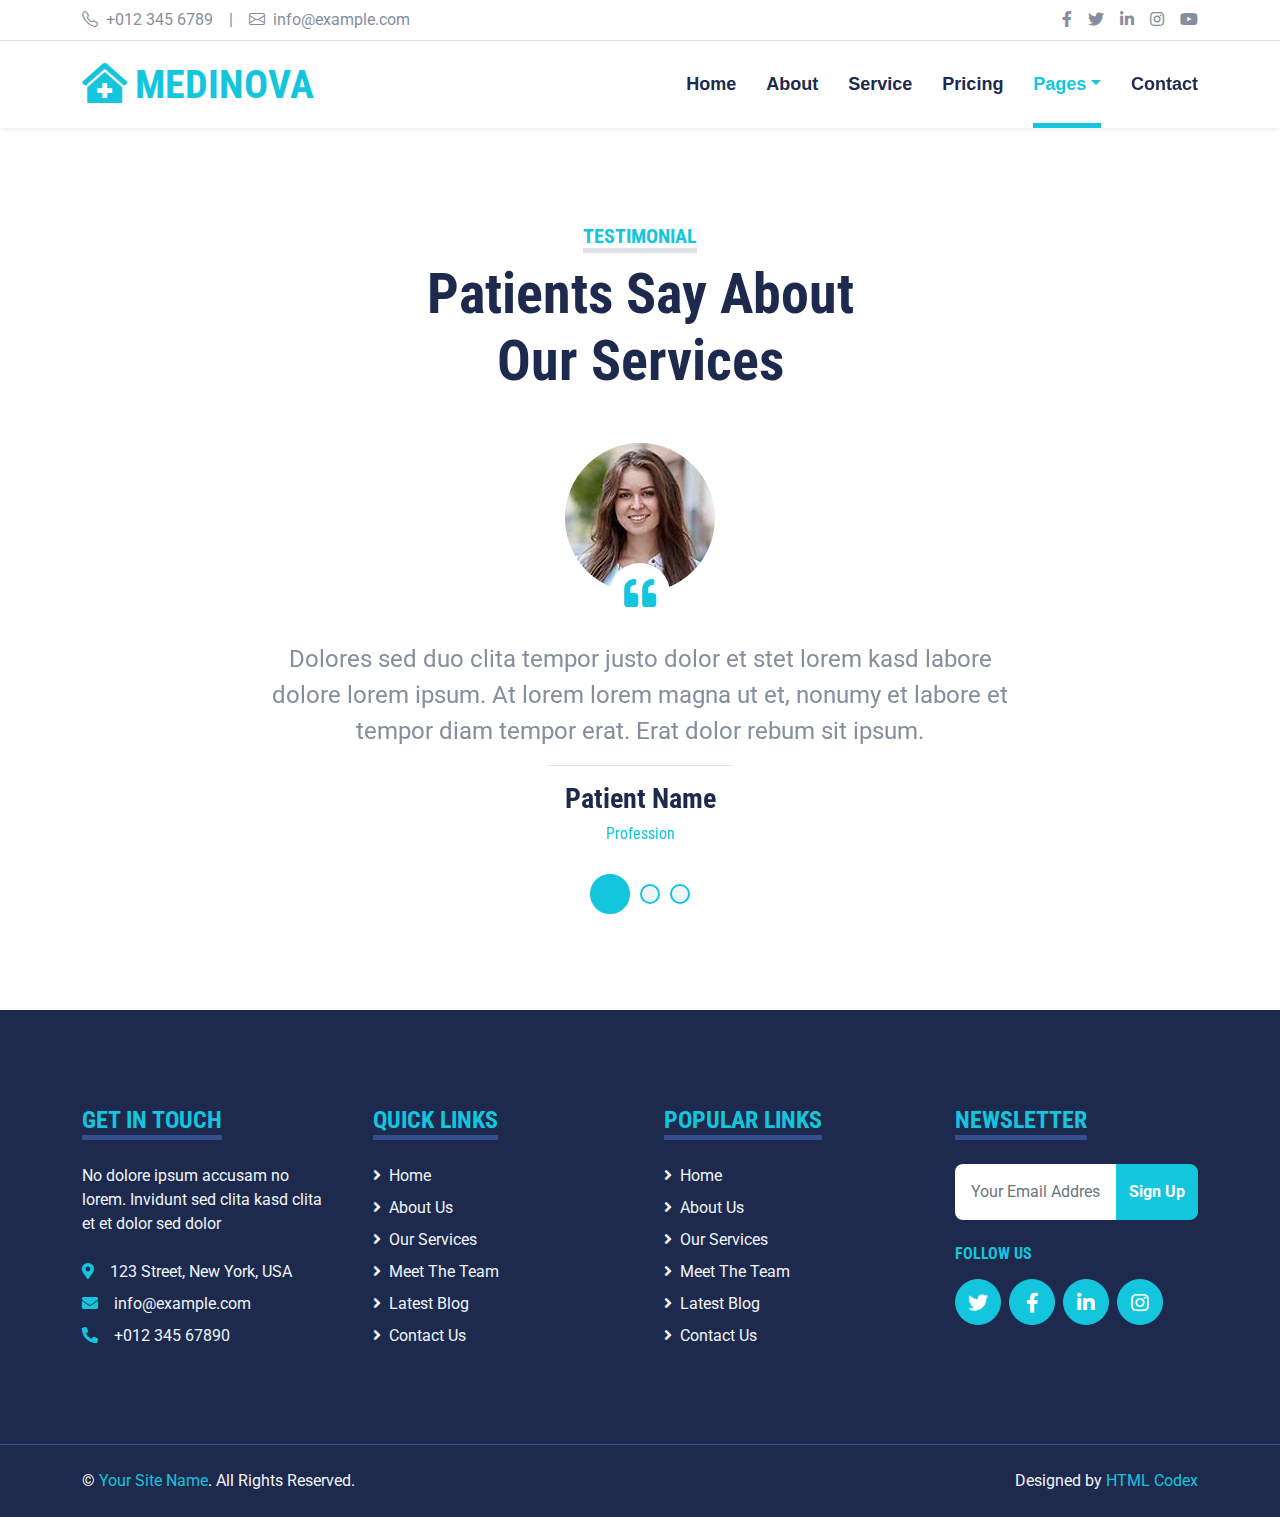
<file: Template/hospital-website-template/testimonial.html>
<!DOCTYPE html>
<html lang="en">

<head>
    <meta charset="utf-8">
    <title>MEDINOVA - Hospital Website Template</title>
    <meta content="width=device-width, initial-scale=1.0" name="viewport">
    <meta content="Free HTML Templates" name="keywords">
    <meta content="Free HTML Templates" name="description">

    <!-- Favicon -->
    <link href="img/favicon.ico" rel="icon">

    <!-- Google Web Fonts -->
    <link rel="preconnect" href="https://fonts.gstatic.com">
    <link href="https://fonts.googleapis.com/css2?family=Roboto+Condensed:wght@400;700&family=Roboto:wght@400;700&display=swap" rel="stylesheet">  

    <!-- Icon Font Stylesheet -->
    <link href="https://cdnjs.cloudflare.com/ajax/libs/font-awesome/5.15.0/css/all.min.css" rel="stylesheet">
    <link href="https://cdn.jsdelivr.net/npm/bootstrap-icons@1.4.1/font/bootstrap-icons.css" rel="stylesheet">

    <!-- Libraries Stylesheet -->
    <link href="lib/owlcarousel/assets/owl.carousel.min.css" rel="stylesheet">
    <link href="lib/tempusdominus/css/tempusdominus-bootstrap-4.min.css" rel="stylesheet" />

    <!-- Customized Bootstrap Stylesheet -->
    <link href="css/bootstrap.min.css" rel="stylesheet">

    <!-- Template Stylesheet -->
    <link href="css/style.css" rel="stylesheet">
</head>

<body>
    <!-- Topbar Start -->
    <div class="container-fluid py-2 border-bottom d-none d-lg-block">
        <div class="container">
            <div class="row">
                <div class="col-md-6 text-center text-lg-start mb-2 mb-lg-0">
                    <div class="d-inline-flex align-items-center">
                        <a class="text-decoration-none text-body pe-3" href=""><i class="bi bi-telephone me-2"></i>+012 345 6789</a>
                        <span class="text-body">|</span>
                        <a class="text-decoration-none text-body px-3" href=""><i class="bi bi-envelope me-2"></i>info@example.com</a>
                    </div>
                </div>
                <div class="col-md-6 text-center text-lg-end">
                    <div class="d-inline-flex align-items-center">
                        <a class="text-body px-2" href="">
                            <i class="fab fa-facebook-f"></i>
                        </a>
                        <a class="text-body px-2" href="">
                            <i class="fab fa-twitter"></i>
                        </a>
                        <a class="text-body px-2" href="">
                            <i class="fab fa-linkedin-in"></i>
                        </a>
                        <a class="text-body px-2" href="">
                            <i class="fab fa-instagram"></i>
                        </a>
                        <a class="text-body ps-2" href="">
                            <i class="fab fa-youtube"></i>
                        </a>
                    </div>
                </div>
            </div>
        </div>
    </div>
    <!-- Topbar End -->


    <!-- Navbar Start -->
    <div class="container-fluid sticky-top bg-white shadow-sm mb-5">
        <div class="container">
            <nav class="navbar navbar-expand-lg bg-white navbar-light py-3 py-lg-0">
                <a href="index.html" class="navbar-brand">
                    <h1 class="m-0 text-uppercase text-primary"><i class="fa fa-clinic-medical me-2"></i>Medinova</h1>
                </a>
                <button class="navbar-toggler" type="button" data-bs-toggle="collapse" data-bs-target="#navbarCollapse">
                    <span class="navbar-toggler-icon"></span>
                </button>
                <div class="collapse navbar-collapse" id="navbarCollapse">
                    <div class="navbar-nav ms-auto py-0">
                        <a href="index.html" class="nav-item nav-link">Home</a>
                        <a href="about.html" class="nav-item nav-link">About</a>
                        <a href="service.html" class="nav-item nav-link">Service</a>
                        <a href="price.html" class="nav-item nav-link">Pricing</a>
                        <div class="nav-item dropdown">
                            <a href="#" class="nav-link dropdown-toggle active" data-bs-toggle="dropdown">Pages</a>
                            <div class="dropdown-menu m-0">
                                <a href="blog.html" class="dropdown-item">Blog Grid</a>
                                <a href="detail.html" class="dropdown-item">Blog Detail</a>
                                <a href="team.html" class="dropdown-item">The Team</a>
                                <a href="testimonial.html" class="dropdown-item active">Testimonial</a>
                                <a href="appointment.html" class="dropdown-item">Appointment</a>
                                <a href="search.html" class="dropdown-item">Search</a>
                            </div>
                        </div>
                        <a href="contact.html" class="nav-item nav-link">Contact</a>
                    </div>
                </div>
            </nav>
        </div>
    </div>
    <!-- Navbar End -->


    <!-- Testimonial Start -->
    <div class="container-fluid py-5">
        <div class="container">
            <div class="text-center mx-auto mb-5" style="max-width: 500px;">
                <h5 class="d-inline-block text-primary text-uppercase border-bottom border-5">Testimonial</h5>
                <h1 class="display-4">Patients Say About Our Services</h1>
            </div>
            <div class="row justify-content-center">
                <div class="col-lg-8">
                    <div class="owl-carousel testimonial-carousel">
                        <div class="testimonial-item text-center">
                            <div class="position-relative mb-5">
                                <img class="img-fluid rounded-circle mx-auto" src="img/testimonial-1.jpg" alt="">
                                <div class="position-absolute top-100 start-50 translate-middle d-flex align-items-center justify-content-center bg-white rounded-circle" style="width: 60px; height: 60px;">
                                    <i class="fa fa-quote-left fa-2x text-primary"></i>
                                </div>
                            </div>
                            <p class="fs-4 fw-normal">Dolores sed duo clita tempor justo dolor et stet lorem kasd labore dolore lorem ipsum. At lorem lorem magna ut et, nonumy et labore et tempor diam tempor erat. Erat dolor rebum sit ipsum.</p>
                            <hr class="w-25 mx-auto">
                            <h3>Patient Name</h3>
                            <h6 class="fw-normal text-primary mb-3">Profession</h6>
                        </div>
                        <div class="testimonial-item text-center">
                            <div class="position-relative mb-5">
                                <img class="img-fluid rounded-circle mx-auto" src="img/testimonial-2.jpg" alt="">
                                <div class="position-absolute top-100 start-50 translate-middle d-flex align-items-center justify-content-center bg-white rounded-circle" style="width: 60px; height: 60px;">
                                    <i class="fa fa-quote-left fa-2x text-primary"></i>
                                </div>
                            </div>
                            <p class="fs-4 fw-normal">Dolores sed duo clita tempor justo dolor et stet lorem kasd labore dolore lorem ipsum. At lorem lorem magna ut et, nonumy et labore et tempor diam tempor erat. Erat dolor rebum sit ipsum.</p>
                            <hr class="w-25 mx-auto">
                            <h3>Patient Name</h3>
                            <h6 class="fw-normal text-primary mb-3">Profession</h6>
                        </div>
                        <div class="testimonial-item text-center">
                            <div class="position-relative mb-5">
                                <img class="img-fluid rounded-circle mx-auto" src="img/testimonial-3.jpg" alt="">
                                <div class="position-absolute top-100 start-50 translate-middle d-flex align-items-center justify-content-center bg-white rounded-circle" style="width: 60px; height: 60px;">
                                    <i class="fa fa-quote-left fa-2x text-primary"></i>
                                </div>
                            </div>
                            <p class="fs-4 fw-normal">Dolores sed duo clita tempor justo dolor et stet lorem kasd labore dolore lorem ipsum. At lorem lorem magna ut et, nonumy et labore et tempor diam tempor erat. Erat dolor rebum sit ipsum.</p>
                            <hr class="w-25 mx-auto">
                            <h3>Patient Name</h3>
                            <h6 class="fw-normal text-primary mb-3">Profession</h6>
                        </div>
                    </div>
                </div>
            </div>
        </div>
    </div>
    <!-- Testimonial End -->


    <!-- Footer Start -->
    <div class="container-fluid bg-dark text-light mt-5 py-5">
        <div class="container py-5">
            <div class="row g-5">
                <div class="col-lg-3 col-md-6">
                    <h4 class="d-inline-block text-primary text-uppercase border-bottom border-5 border-secondary mb-4">Get In Touch</h4>
                    <p class="mb-4">No dolore ipsum accusam no lorem. Invidunt sed clita kasd clita et et dolor sed dolor</p>
                    <p class="mb-2"><i class="fa fa-map-marker-alt text-primary me-3"></i>123 Street, New York, USA</p>
                    <p class="mb-2"><i class="fa fa-envelope text-primary me-3"></i>info@example.com</p>
                    <p class="mb-0"><i class="fa fa-phone-alt text-primary me-3"></i>+012 345 67890</p>
                </div>
                <div class="col-lg-3 col-md-6">
                    <h4 class="d-inline-block text-primary text-uppercase border-bottom border-5 border-secondary mb-4">Quick Links</h4>
                    <div class="d-flex flex-column justify-content-start">
                        <a class="text-light mb-2" href="#"><i class="fa fa-angle-right me-2"></i>Home</a>
                        <a class="text-light mb-2" href="#"><i class="fa fa-angle-right me-2"></i>About Us</a>
                        <a class="text-light mb-2" href="#"><i class="fa fa-angle-right me-2"></i>Our Services</a>
                        <a class="text-light mb-2" href="#"><i class="fa fa-angle-right me-2"></i>Meet The Team</a>
                        <a class="text-light mb-2" href="#"><i class="fa fa-angle-right me-2"></i>Latest Blog</a>
                        <a class="text-light" href="#"><i class="fa fa-angle-right me-2"></i>Contact Us</a>
                    </div>
                </div>
                <div class="col-lg-3 col-md-6">
                    <h4 class="d-inline-block text-primary text-uppercase border-bottom border-5 border-secondary mb-4">Popular Links</h4>
                    <div class="d-flex flex-column justify-content-start">
                        <a class="text-light mb-2" href="#"><i class="fa fa-angle-right me-2"></i>Home</a>
                        <a class="text-light mb-2" href="#"><i class="fa fa-angle-right me-2"></i>About Us</a>
                        <a class="text-light mb-2" href="#"><i class="fa fa-angle-right me-2"></i>Our Services</a>
                        <a class="text-light mb-2" href="#"><i class="fa fa-angle-right me-2"></i>Meet The Team</a>
                        <a class="text-light mb-2" href="#"><i class="fa fa-angle-right me-2"></i>Latest Blog</a>
                        <a class="text-light" href="#"><i class="fa fa-angle-right me-2"></i>Contact Us</a>
                    </div>
                </div>
                <div class="col-lg-3 col-md-6">
                    <h4 class="d-inline-block text-primary text-uppercase border-bottom border-5 border-secondary mb-4">Newsletter</h4>
                    <form action="">
                        <div class="input-group">
                            <input type="text" class="form-control p-3 border-0" placeholder="Your Email Address">
                            <button class="btn btn-primary">Sign Up</button>
                        </div>
                    </form>
                    <h6 class="text-primary text-uppercase mt-4 mb-3">Follow Us</h6>
                    <div class="d-flex">
                        <a class="btn btn-lg btn-primary btn-lg-square rounded-circle me-2" href="#"><i class="fab fa-twitter"></i></a>
                        <a class="btn btn-lg btn-primary btn-lg-square rounded-circle me-2" href="#"><i class="fab fa-facebook-f"></i></a>
                        <a class="btn btn-lg btn-primary btn-lg-square rounded-circle me-2" href="#"><i class="fab fa-linkedin-in"></i></a>
                        <a class="btn btn-lg btn-primary btn-lg-square rounded-circle" href="#"><i class="fab fa-instagram"></i></a>
                    </div>
                </div>
            </div>
        </div>
    </div>
    <div class="container-fluid bg-dark text-light border-top border-secondary py-4">
        <div class="container">
            <div class="row g-5">
                <div class="col-md-6 text-center text-md-start">
                    <p class="mb-md-0">&copy; <a class="text-primary" href="#">Your Site Name</a>. All Rights Reserved.</p>
                </div>
                <div class="col-md-6 text-center text-md-end">
                    <p class="mb-0">Designed by <a class="text-primary" href="https://htmlcodex.com">HTML Codex</a></p>
                </div>
            </div>
        </div>
    </div>
    <!-- Footer End -->


    <!-- Back to Top -->
    <a href="#" class="btn btn-lg btn-primary btn-lg-square back-to-top"><i class="bi bi-arrow-up"></i></a>


    <!-- JavaScript Libraries -->
    <script src="https://code.jquery.com/jquery-3.4.1.min.js"></script>
    <script src="https://cdn.jsdelivr.net/npm/bootstrap@5.0.0/dist/js/bootstrap.bundle.min.js"></script>
    <script src="lib/easing/easing.min.js"></script>
    <script src="lib/waypoints/waypoints.min.js"></script>
    <script src="lib/owlcarousel/owl.carousel.min.js"></script>
    <script src="lib/tempusdominus/js/moment.min.js"></script>
    <script src="lib/tempusdominus/js/moment-timezone.min.js"></script>
    <script src="lib/tempusdominus/js/tempusdominus-bootstrap-4.min.js"></script>

    <!-- Template Javascript -->
    <script src="js/main.js"></script>
</body>

</html>
</file>
<file: Template/hospital-website-template/css/style.css>
/********** Template CSS **********/
:root {
    --primary: #13C5DD;
    --secondary: #354F8E;
    --light: #EFF5F9;
    --dark: #1D2A4D;
}

.btn {
    font-weight: 700;
    transition: .5s;
}

.btn:hover {
    -webkit-box-shadow: 0 8px 6px -6px #555555;
    -moz-box-shadow: 0 8px 6px -6px #555555;
    box-shadow: 0 8px 6px -6px #555555;
}

.btn-primary {
    color: #FFFFFF;
}

.btn-square {
    width: 36px;
    height: 36px;
}

.btn-sm-square {
    width: 28px;
    height: 28px;
}

.btn-lg-square {
    width: 46px;
    height: 46px;
}

.btn-square,
.btn-sm-square,
.btn-lg-square {
    padding-left: 0;
    padding-right: 0;
    text-align: center;
}

.back-to-top {
    position: fixed;
    display: none;
    right: 30px;
    bottom: 0;
    border-radius: 50% 50% 0 0;
    z-index: 99;
}

.navbar-light .navbar-nav .nav-link {
    font-family: 'Jost', sans-serif;
    position: relative;
    margin-left: 30px;
    padding: 30px 0;
    font-size: 18px;
    font-weight: 700;
    color: var(--dark);
    outline: none;
    transition: .5s;
}

.navbar-light .navbar-nav .nav-link:hover,
.navbar-light .navbar-nav .nav-link.active {
    color: var(--primary);
}

@media (min-width: 992px) {
    .navbar-light .navbar-nav .nav-link::before {
        position: absolute;
        content: "";
        width: 0;
        height: 5px;
        bottom: 0;
        left: 50%;
        background: var(--primary);
        transition: .5s;
    }

    .navbar-light .navbar-nav .nav-link:hover::before,
    .navbar-light .navbar-nav .nav-link.active::before {
        width: 100%;
        left: 0;
    }
}

@media (max-width: 991.98px) {
    .navbar-light .navbar-nav .nav-link  {
        margin-left: 0;
        padding: 10px 0;
    }
}

:root {
    --primary: #13C5DD;
    --secondary: #354F8E;
    --light: #EFF5F9;
    --dark: #1D2A4D;
}

.hero-header {
    background: url(../img/home.png) no-repeat center center;
    background-size: cover;
    height: 100vh;
    width: 100%;
    position: relative;
    display: flex;
    align-items: center;
    justify-content: center;
}

.fullscreen {
    height: 100vh; /* Full height */
    width: 100vw;  /* Full width */
}




.service-item {
    position: relative;
    height: 350px;
    padding: 0 30px;
    transition: .5s;
}

.service-item .service-icon {
    width: 150px;
    height: 100px;
    display: flex;
    align-items: center;
    justify-content: center;
    background: var(--primary);
    border-radius: 50%;
    transform: rotate(-14deg);
}

.service-item .service-icon i {
    transform: rotate(15deg);
}

.service-item a.btn {
    position: absolute;
    width: 60px;
    bottom: -48px;
    left: 50%;
    margin-left: -30px;
    opacity: 0;
}

.service-item:hover a.btn {
    bottom: -24px;
    opacity: 1;
}

.price-carousel::after {
    position: absolute;
    content: "";
    width: 100%;
    height: 50%;
    bottom: 0;
    left: 0;
    background: var(--primary);
    border-radius: 8px 8px 50% 50%;
    z-index: -1;
}

.price-carousel .owl-nav {
    margin-top: 35px;
    width: 100%;
    text-align: center;
    display: flex;
    justify-content: center;
}

.price-carousel .owl-nav .owl-prev,
.price-carousel .owl-nav .owl-next{
    position: relative;
    margin: 0 5px;
    width: 45px;
    height: 45px;
    display: flex;
    align-items: center;
    justify-content: center;
    color: var(--primary);
    background: #FFFFFF;
    font-size: 22px;
    border-radius: 45px;
    transition: .5s;
}

.price-carousel .owl-nav .owl-prev:hover,
.price-carousel .owl-nav .owl-next:hover {
    color: var(--dark);
}

@media (min-width: 576px) {
    .team-item .row {
        height: 350px;
    }
}

.team-carousel .owl-nav {
    position: absolute;
    padding: 0 45px;
    width: 100%;
    height: 45px;
    top: calc(50% - 22.5px);
    left: 0;
    display: flex;
    justify-content: space-between;
}

.team-carousel .owl-nav .owl-prev,
.team-carousel .owl-nav .owl-next {
    position: relative;
    width: 45px;
    height: 45px;
    display: flex;
    align-items: center;
    justify-content: center;
    color: #FFFFFF;
    background: var(--primary);
    border-radius: 45px;
    font-size: 22px;
    transition: .5s;
}

.team-carousel .owl-nav .owl-prev:hover,
.team-carousel .owl-nav .owl-next:hover {
    background: var(--dark);
}

.testimonial-carousel .owl-dots {
    margin-top: 15px;
    display: flex;
    align-items: center;
    justify-content: center;
}

.testimonial-carousel .owl-dot {
    position: relative;
    display: inline-block;
    margin: 0 5px;
    width: 20px;
    height: 20px;
    background: var(--light);
    border: 2px solid var(--primary);
    border-radius: 20px;
    transition: .5s;
}

.testimonial-carousel .owl-dot.active {
    width: 40px;
    height: 40px;
    background: var(--primary);
}

.testimonial-carousel .owl-item img {
    width: 150px;
    height: 150px;
}
/* Custom CSS to style the smaller button */
.small-btn {
    font-size: 20px; /* Adjust the font size as per your preference */
    padding: 0.25rem 0.5rem; /* Adjust the padding as per your preference */
}
.Klein{
    width: 50px;
    height: 30px;
}
</file>
